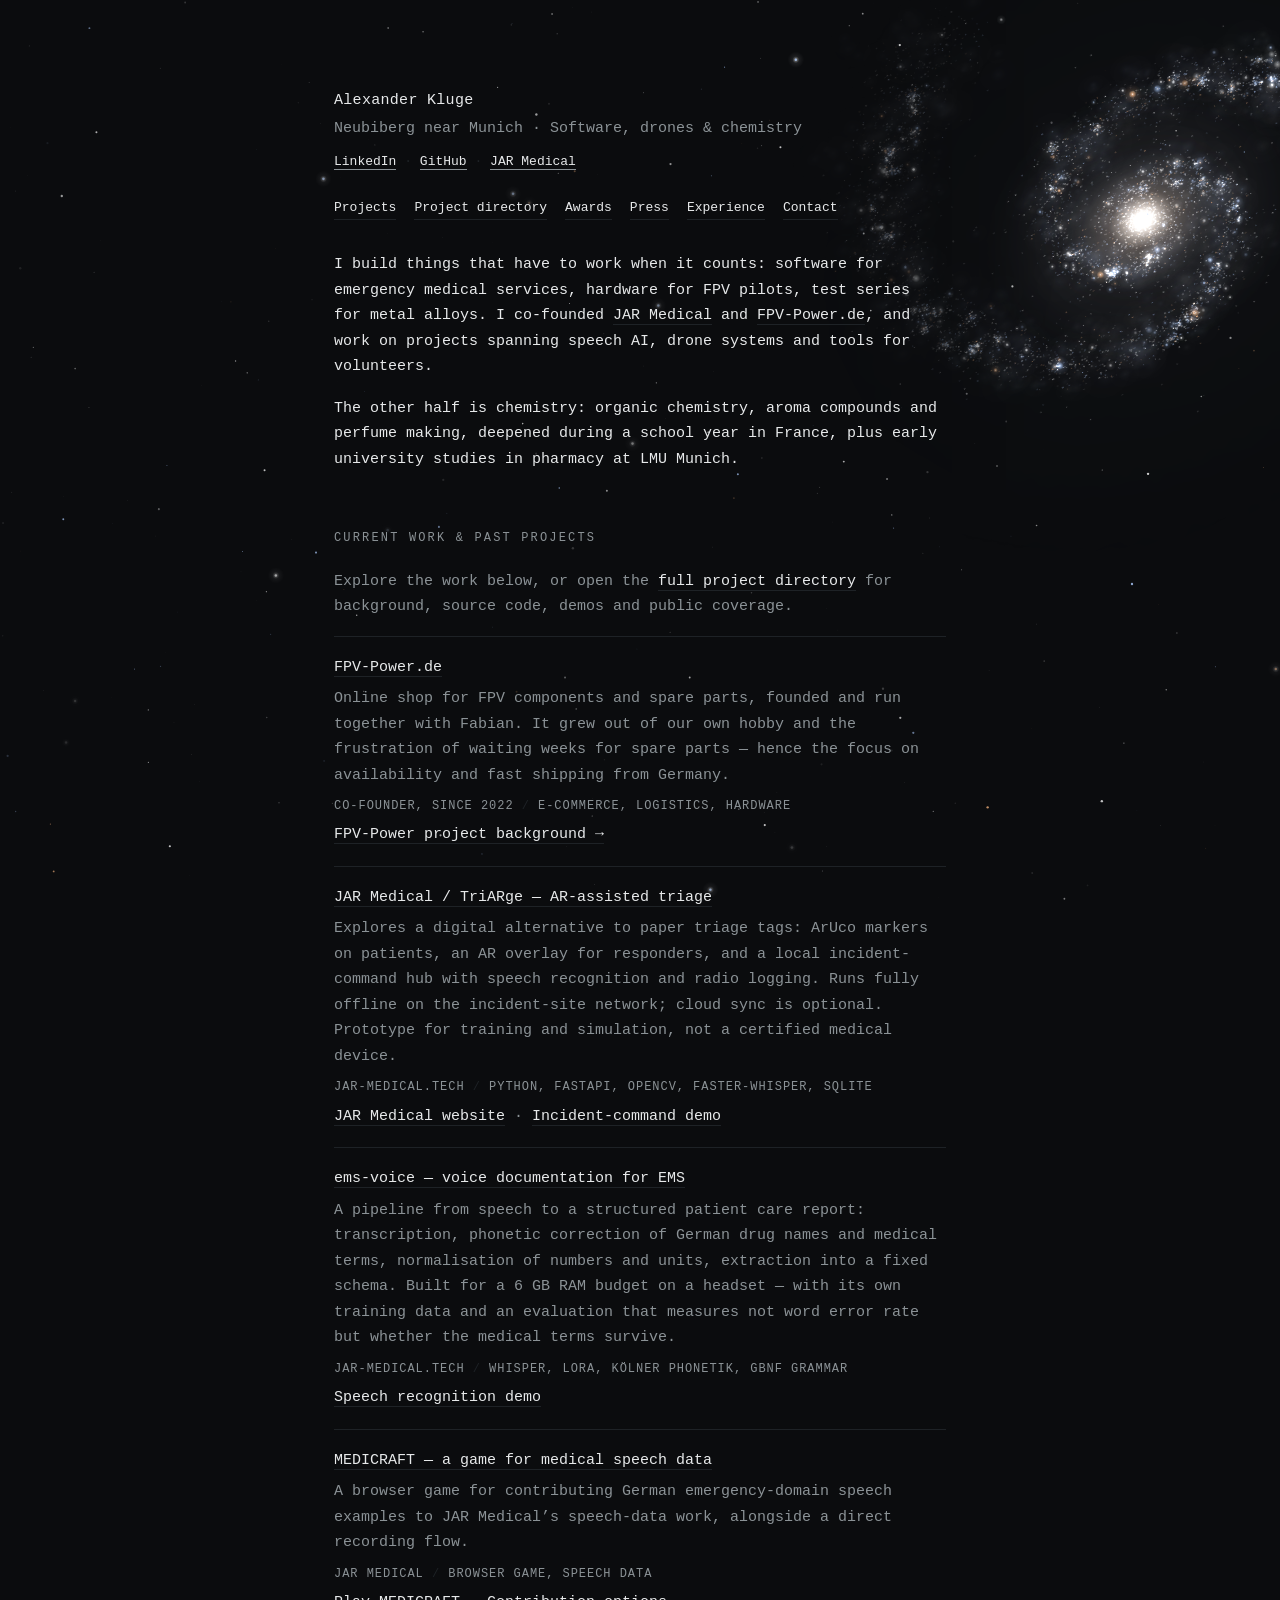
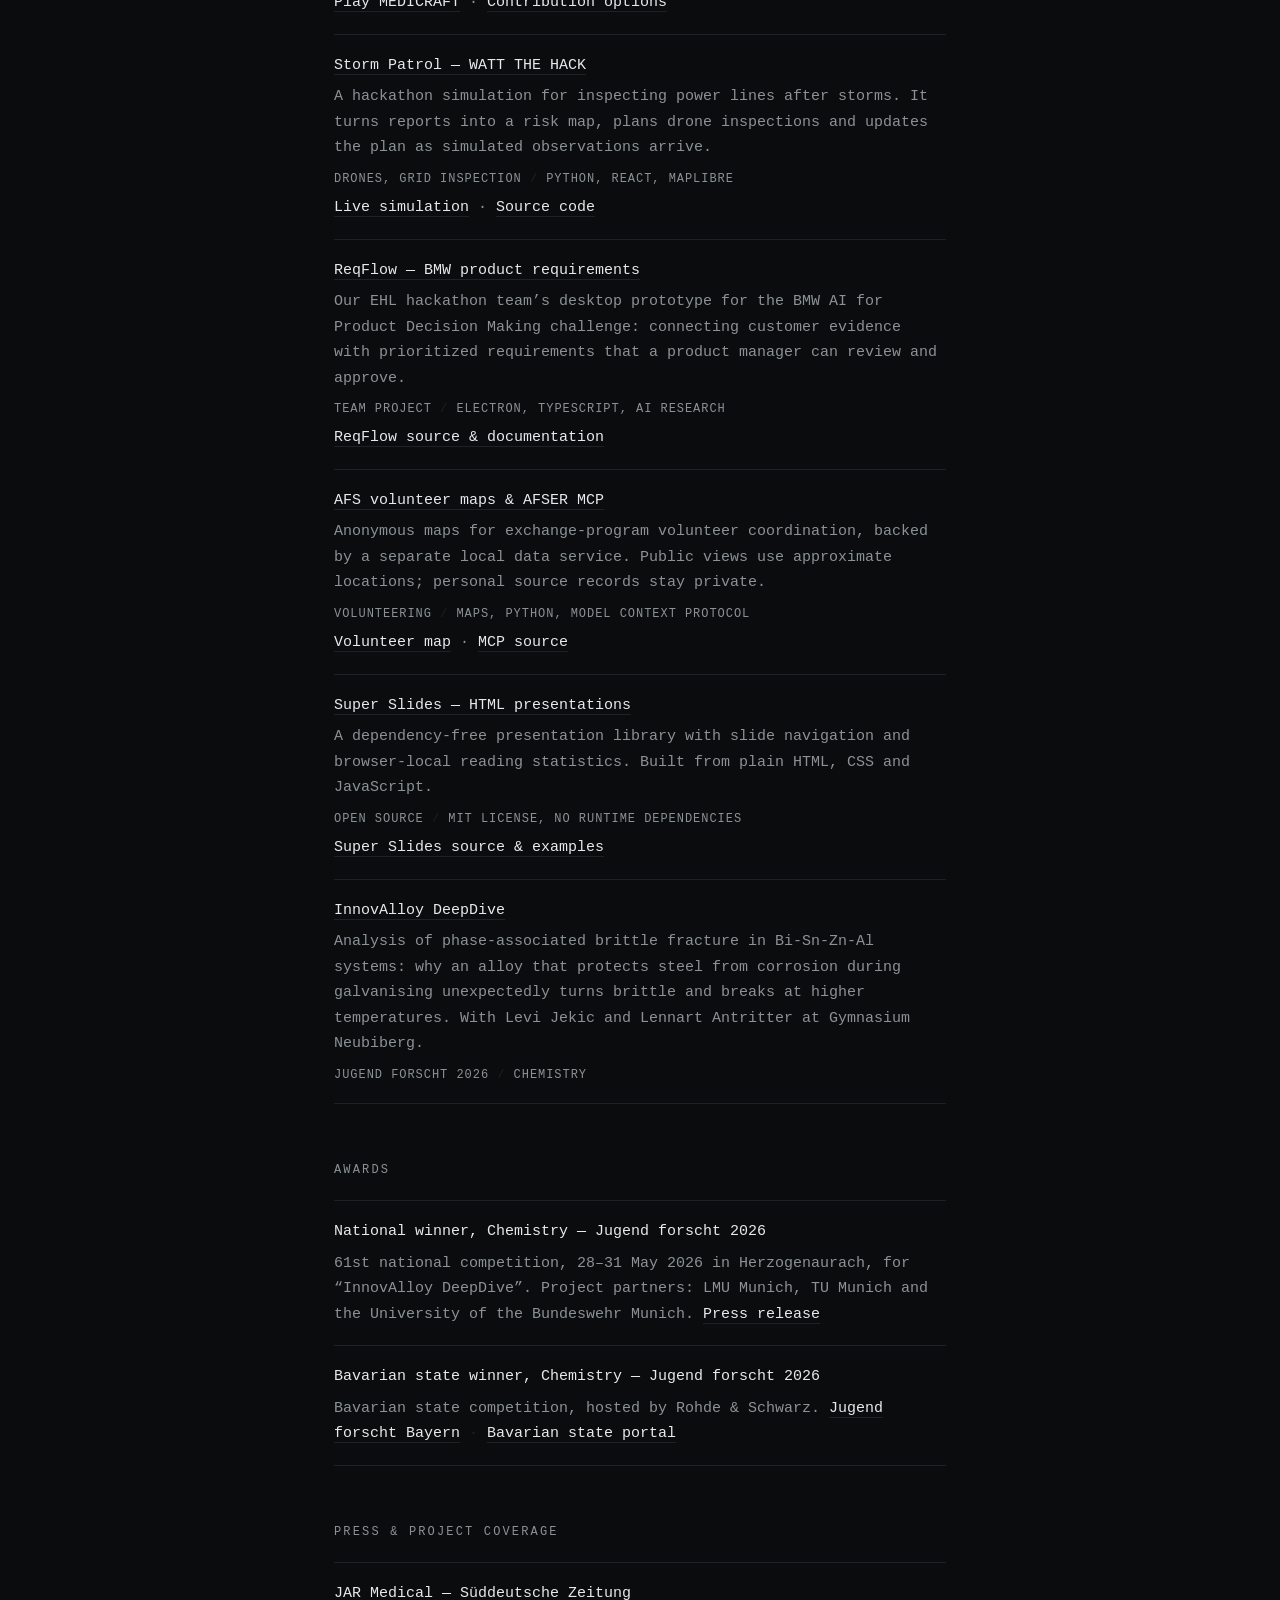
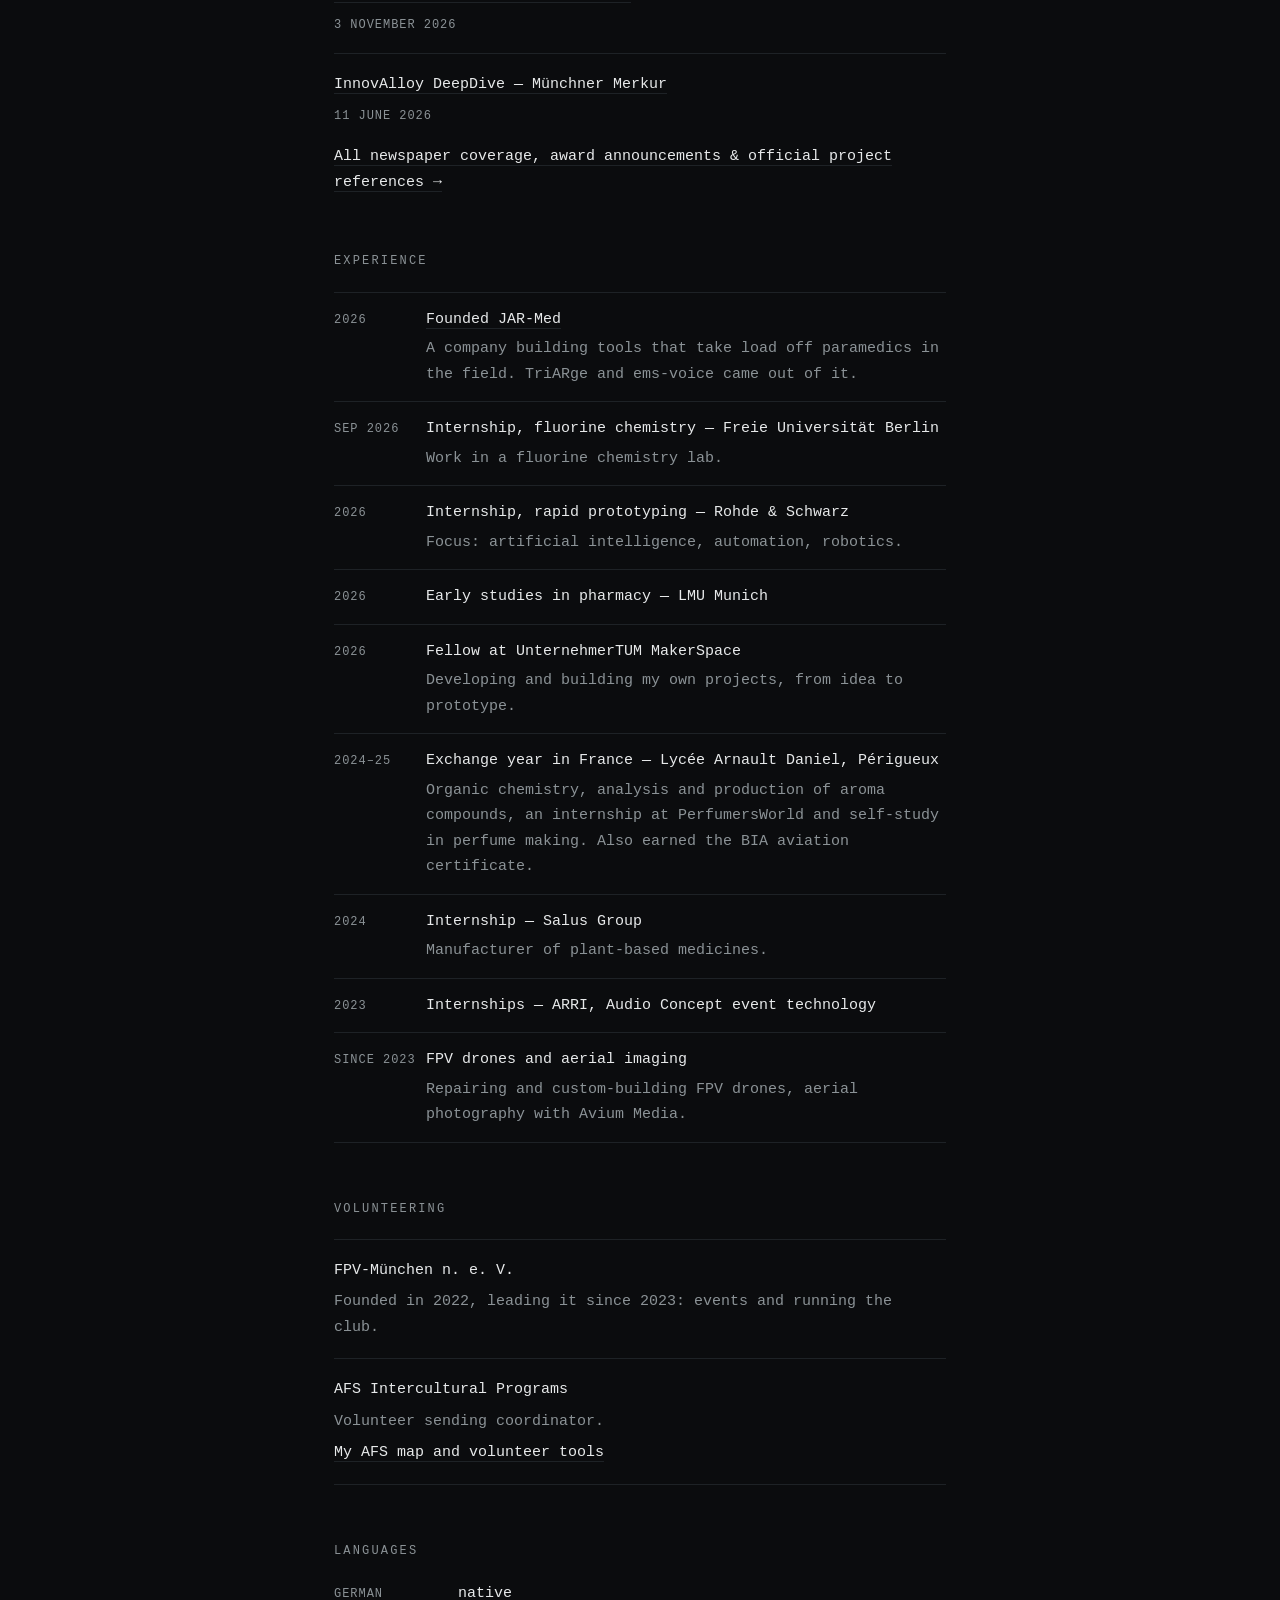
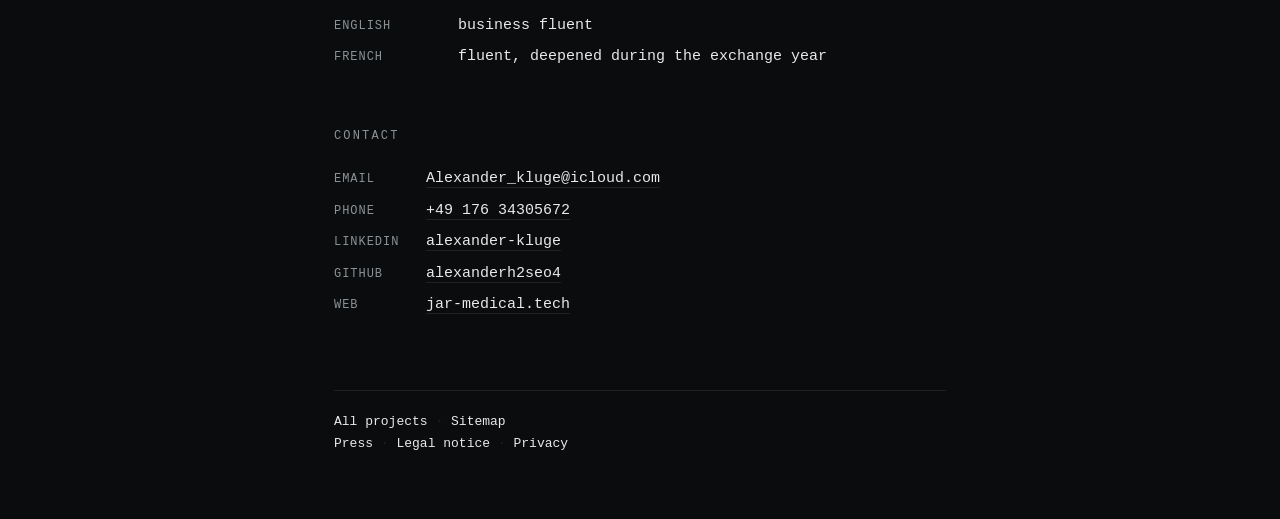
<file: index.html>
<!doctype html>
<html lang="en">
<head>
<meta charset="utf-8">
<meta name="viewport" content="width=device-width, initial-scale=1">
<title>Alexander Kluge — JAR Medical, Drones &amp; Chemistry</title>
<meta name="description" content="Alexander Kluge from Neubiberg near Munich: JAR Medical co-founder, software and drone projects, and Jugend forscht 2026 national winner in Chemistry.">
<meta name="author" content="Alexander Kluge">
<meta name="robots" content="index, follow, max-image-preview:large">
<meta name="theme-color" content="#0b0c0e">
<link rel="canonical" href="https://alexanderh2seo4.github.io/Aboutme/">
<meta property="og:type" content="website">
<meta property="og:site_name" content="Alexander Kluge">
<meta property="og:locale" content="en_GB">
<meta property="og:title" content="Alexander Kluge — JAR Medical, Drones &amp; Chemistry">
<meta property="og:description" content="Alexander Kluge from Neubiberg near Munich: JAR Medical co-founder, software and drone projects, and Jugend forscht 2026 national winner in Chemistry.">
<meta property="og:url" content="https://alexanderh2seo4.github.io/Aboutme/">
<meta property="og:image" content="https://alexanderh2seo4.github.io/Aboutme/assets/social-preview.png">
<meta property="og:image:width" content="1200">
<meta property="og:image:height" content="630">
<meta property="og:image:alt" content="Alexander Kluge — software, drones and chemistry projects">
<meta name="twitter:card" content="summary_large_image">
<meta name="twitter:title" content="Alexander Kluge — JAR Medical, Drones &amp; Chemistry">
<meta name="twitter:description" content="Alexander Kluge from Neubiberg near Munich: JAR Medical co-founder, software and drone projects, and Jugend forscht 2026 national winner in Chemistry.">
<meta name="twitter:image" content="https://alexanderh2seo4.github.io/Aboutme/assets/social-preview.png">
<meta name="twitter:image:alt" content="Alexander Kluge — software, drones and chemistry projects">
<link rel="icon" href="assets/favicon.svg" type="image/svg+xml">
<link rel="stylesheet" href="style.css?v=4">
<link rel="sitemap" type="application/xml" href="https://alexanderh2seo4.github.io/Aboutme/sitemap.xml">
<script type="application/ld+json">{"@context": "https://schema.org", "@graph": [{"@type": "WebSite", "@id": "https://alexanderh2seo4.github.io/Aboutme/#website", "url": "https://alexanderh2seo4.github.io/Aboutme/", "name": "Alexander Kluge", "inLanguage": "en", "publisher": {"@id": "https://alexanderh2seo4.github.io/Aboutme/#alexander-kluge"}}, {"@type": "ProfilePage", "@id": "https://alexanderh2seo4.github.io/Aboutme/#profile", "url": "https://alexanderh2seo4.github.io/Aboutme/", "name": "Alexander Kluge — Software, Drones & Chemistry", "inLanguage": "en", "dateModified": "2026-11-05", "isPartOf": {"@id": "https://alexanderh2seo4.github.io/Aboutme/#website"}, "mainEntity": {"@id": "https://alexanderh2seo4.github.io/Aboutme/#alexander-kluge"}}, {"@type": "Person", "@id": "https://alexanderh2seo4.github.io/Aboutme/#alexander-kluge", "name": "Alexander Kluge", "url": "https://alexanderh2seo4.github.io/Aboutme/", "description": "JAR Medical and FPV-Power co-founder based in Neubiberg near Munich, working on emergency software, drones and chemistry.", "homeLocation": {"@type": "Place", "name": "Neubiberg near Munich, Germany"}, "sameAs": ["https://github.com/alexanderh2seo4", "https://www.linkedin.com/in/alexander-kluge-98a1a1306/"], "knowsAbout": ["Emergency medical software", "Speech recognition", "Augmented reality", "FPV drones", "Chemistry", "Materials research"], "award": "Jugend forscht 2026 — National winner, Chemistry", "affiliation": {"@id": "https://jar-medical.tech/#organization"}}, {"@type": "Organization", "@id": "https://jar-medical.tech/#organization", "name": "JAR Medical", "alternateName": ["J.A.R. Medical", "JAR-Med"], "url": "https://jar-medical.tech/", "founder": {"@id": "https://alexanderh2seo4.github.io/Aboutme/#alexander-kluge"}}]}</script>
</head>
<body>
<canvas id="sky" aria-hidden="true"></canvas>
<a class="skip-link" href="#main">Skip to content</a>
<main class="wrap" id="main">
  <header>
    <h1>Alexander Kluge</h1>
    <p class="sub">Neubiberg near Munich &middot; Software, drones &amp; chemistry</p>
    <p class="links">
      <a href="https://www.linkedin.com/in/alexander-kluge-98a1a1306/" rel="me">LinkedIn</a>
      <span class="dot">·</span>
      <a href="https://github.com/alexanderh2seo4" rel="me">GitHub</a>
      <span class="dot">·</span>
      <a href="https://jar-medical.tech/">JAR Medical</a>
    </p>
    <nav class="section-nav" aria-label="Main navigation">
      <a href="#projects">Projects</a>
      <a href="projects/">Project directory</a>
      <a href="#awards">Awards</a>
      <a href="press/">Press</a>
      <a href="#experience">Experience</a>
      <a href="#contact">Contact</a>
    </nav>
  </header>

  <div class="intro">
    <p>I build things that have to work when it counts: software for emergency
    medical services, hardware for FPV pilots, test series for metal alloys.
    I co-founded <a href="projects/jar-medical/">JAR Medical</a> and
    <a href="projects/fpv-power/">FPV-Power.de</a>, and work on projects
    spanning speech AI, drone systems and tools for volunteers.</p>
    <p>The other half is chemistry: organic chemistry, aroma compounds and
    perfume making, deepened during a school year in France, plus early
    university studies in pharmacy at LMU Munich.</p>
  </div>

  <section id="projects">
    <h2>Current work &amp; past projects</h2>
    <p class="section-intro">Explore the work below, or open the <a href="projects/">full project directory</a>
    for background, source code, demos and public coverage.</p>

    <div class="item">
      <h3><a href="https://fpv-power.de">FPV-Power.de</a></h3>
      <p>Online shop for FPV components and spare parts, founded and run together
      with Fabian. It grew out of our own hobby and the frustration of waiting
      weeks for spare parts — hence the focus on availability and fast shipping
      from Germany.</p>
      <span class="meta">Co-founder, since 2022 <span class="dot">/</span> E-commerce, logistics, hardware</span>
      <p><a href="projects/fpv-power/">FPV-Power project background &rarr;</a></p>
    </div>

    <div class="item">
      <h3><a href="projects/jar-medical/">JAR Medical / TriARge — AR-assisted triage</a></h3>
      <p>Explores a digital alternative to paper triage tags: ArUco markers on
      patients, an AR overlay for responders, and a local incident-command hub with
      speech recognition and radio logging. Runs fully offline on the incident-site
      network; cloud sync is optional. Prototype for training and simulation, not a
      certified medical device.</p>
      <span class="meta">jar-medical.tech <span class="dot">/</span> Python, FastAPI, OpenCV, faster-whisper, SQLite</span>
      <p><a href="https://jar-medical.tech/">JAR Medical website</a> &middot;
      <a href="https://jar-medical.tech/demo/neubiberg/">Incident-command demo</a></p>
    </div>

    <div class="item">
      <h3><a href="projects/jar-medical/#ems-voice">ems-voice — voice documentation for EMS</a></h3>
      <p>A pipeline from speech to a structured patient care report: transcription,
      phonetic correction of German drug names and medical terms, normalisation of
      numbers and units, extraction into a fixed schema. Built for a 6 GB RAM budget
      on a headset — with its own training data and an evaluation that measures not
      word error rate but whether the medical terms survive.</p>
      <span class="meta">jar-medical.tech <span class="dot">/</span> Whisper, LoRA, Kölner Phonetik, GBNF grammar</span>
      <p><a href="https://jar-medical.tech/demo/asr/">Speech recognition demo</a></p>
    </div>

    <div class="item">
      <h3><a href="projects/jar-medical/#medicraft">MEDICRAFT — a game for medical speech data</a></h3>
      <p>A browser game for contributing German emergency-domain speech examples
      to JAR Medical’s speech-data work, alongside a direct recording flow.</p>
      <span class="meta">JAR Medical <span class="dot">/</span> Browser game, speech data</span>
      <p><a href="https://jar-medical.tech/demo/DataSet/">Play MEDICRAFT</a> &middot;
      <a href="https://jar-medical.tech/mitmachen.html">Contribution options</a></p>
    </div>

    <div class="item">
      <h3><a href="projects/storm-patrol/">Storm Patrol — WATT THE HACK</a></h3>
      <p>A hackathon simulation for inspecting power lines after storms. It turns
      reports into a risk map, plans drone inspections and updates the plan as
      simulated observations arrive.</p>
      <span class="meta">Drones, grid inspection <span class="dot">/</span> Python, React, MapLibre</span>
      <p><a href="https://alexanderh2seo4.github.io/WATT-THE-HACK/">Live simulation</a> &middot;
      <a href="https://github.com/alexanderh2seo4/WATT-THE-HACK">Source code</a></p>
    </div>

    <div class="item">
      <h3><a href="projects/reqflow/">ReqFlow — BMW product requirements</a></h3>
      <p>Our EHL hackathon team’s desktop prototype for the BMW AI for Product
      Decision Making challenge: connecting customer evidence with prioritized
      requirements that a product manager can review and approve.</p>
      <span class="meta">Team project <span class="dot">/</span> Electron, TypeScript, AI research</span>
      <p><a href="https://github.com/EHL-Team-Eichel/reqflow">ReqFlow source &amp; documentation</a></p>
    </div>

    <div class="item">
      <h3><a href="projects/afs-tools/">AFS volunteer maps &amp; AFSER MCP</a></h3>
      <p>Anonymous maps for exchange-program volunteer coordination, backed by
      a separate local data service. Public views use approximate locations;
      personal source records stay private.</p>
      <span class="meta">Volunteering <span class="dot">/</span> Maps, Python, Model Context Protocol</span>
      <p><a href="https://alexanderh2seo4.github.io/AFS/">Volunteer map</a> &middot;
      <a href="https://github.com/alexanderh2seo4/afser-mcp">MCP source</a></p>
    </div>

    <div class="item">
      <h3><a href="projects/super-slides/">Super Slides — HTML presentations</a></h3>
      <p>A dependency-free presentation library with slide navigation and
      browser-local reading statistics. Built from plain HTML, CSS and JavaScript.</p>
      <span class="meta">Open source <span class="dot">/</span> MIT license, no runtime dependencies</span>
      <p><a href="https://github.com/alexanderh2seo4/SuperSlides-">Super Slides source &amp; examples</a></p>
    </div>

    <div class="item">
      <h3><a href="projects/innovalloy-deepdive/">InnovAlloy DeepDive</a></h3>
      <p>Analysis of phase-associated brittle fracture in Bi-Sn-Zn-Al systems: why an
      alloy that protects steel from corrosion during galvanising unexpectedly turns
      brittle and breaks at higher temperatures. With Levi Jekic and Lennart
      Antritter at Gymnasium Neubiberg.</p>
      <span class="meta">Jugend forscht 2026 <span class="dot">/</span> Chemistry</span>
    </div>
  </section>

  <section id="awards">
    <h2>Awards</h2>

    <div class="item">
      <h3>National winner, Chemistry — Jugend forscht 2026</h3>
      <p>61st national competition, 28–31 May 2026 in Herzogenaurach, for
      “InnovAlloy DeepDive”. Project partners: LMU Munich, TU Munich and the
      University of the Bundeswehr Munich.
      <a href="https://www.km.bayern.de/meldung/sensationeller-erfolg-bayerischer-schuelerinnen-und-schueler-beim-bundesfinale-von-jugend-forscht">Press release</a></p>
    </div>

    <div class="item">
      <h3>Bavarian state winner, Chemistry — Jugend forscht 2026</h3>
      <p>Bavarian state competition, hosted by Rohde &amp; Schwarz.
      <a href="https://www.jugend-forscht-bayern.de/aktuelles-allgemeines/detail/jugend-forscht-erfolgreich-mit-algen-galaxien-und-seilbahn/">Jugend forscht Bayern</a>
      <span class="dot">·</span>
      <a href="https://www.bayern.de/wissenschaft-mit-wow-effekt-schuelerinnen-und-schueler-beeindrucken-beim-landesfinale-von-jugend-forscht/">Bavarian state portal</a></p>
    </div>
  </section>

  <section id="press">
    <h2>Press &amp; project coverage</h2>
    <div class="item">
      <h3><a href="https://www.sueddeutsche.de/muenchen/landkreismuenchen/neubiberg-putzbrunn-kuenstliche-intelligenz-katastrophenschutz-bundeswettbewerb-li.3570070">JAR Medical — Süddeutsche Zeitung</a></h3>
      <span class="meta">3 November 2026</span>
    </div>
    <div class="item">
      <h3><a href="https://www.merkur.de/lokales/muenchen-lk/neubiberg-ort29121/neubiberger-gymnasiasten-holen-bundessieg-bei-jugend-forscht-94345123.html">InnovAlloy DeepDive — Münchner Merkur</a></h3>
      <span class="meta">11 June 2026</span>
    </div>
    <p class="section-intro"><a href="press/">All newspaper coverage, award announcements &amp; official project references &rarr;</a></p>
  </section>

  <section id="experience">
    <h2>Experience</h2>

    <div class="cv">
      <span class="when">2026</span>
      <div>
        <h3><a href="https://jar-medical.tech">Founded JAR-Med</a></h3>
        <p>A company building tools that take load off paramedics in the field.
        TriARge and ems-voice came out of it.</p>
      </div>
    </div>

    <div class="cv">
      <span class="when">Sep 2026</span>
      <div>
        <h3>Internship, fluorine chemistry — Freie Universität Berlin</h3>
        <p>Work in a fluorine chemistry lab.</p>
      </div>
    </div>

    <div class="cv">
      <span class="when">2026</span>
      <div>
        <h3>Internship, rapid prototyping — Rohde &amp; Schwarz</h3>
        <p>Focus: artificial intelligence, automation, robotics.</p>
      </div>
    </div>

    <div class="cv">
      <span class="when">2026</span>
      <div>
        <h3>Early studies in pharmacy — LMU Munich</h3>
      </div>
    </div>

    <div class="cv">
      <span class="when">2026</span>
      <div>
        <h3>Fellow at UnternehmerTUM MakerSpace</h3>
        <p>Developing and building my own projects, from idea to prototype.</p>
      </div>
    </div>

    <div class="cv">
      <span class="when">2024–25</span>
      <div>
        <h3>Exchange year in France — Lycée Arnault Daniel, Périgueux</h3>
        <p>Organic chemistry, analysis and production of aroma compounds, an
        internship at PerfumersWorld and self-study in perfume making. Also earned
        the BIA aviation certificate.</p>
      </div>
    </div>

    <div class="cv">
      <span class="when">2024</span>
      <div>
        <h3>Internship — Salus Group</h3>
        <p>Manufacturer of plant-based medicines.</p>
      </div>
    </div>

    <div class="cv">
      <span class="when">2023</span>
      <div>
        <h3>Internships — ARRI, Audio Concept event technology</h3>
      </div>
    </div>

    <div class="cv">
      <span class="when">since 2023</span>
      <div>
        <h3>FPV drones and aerial imaging</h3>
        <p>Repairing and custom-building FPV drones, aerial photography with
        Avium Media.</p>
      </div>
    </div>
  </section>

  <section id="volunteering">
    <h2>Volunteering</h2>

    <div class="item">
      <h3>FPV-München n. e. V.</h3>
      <p>Founded in 2022, leading it since 2023: events and running the club.</p>
    </div>

    <div class="item">
      <h3>AFS Intercultural Programs</h3>
      <p>Volunteer sending coordinator.</p>
      <p><a href="projects/afs-tools/">My AFS map and volunteer tools</a></p>
    </div>
  </section>

  <section id="languages">
    <h2>Languages</h2>
    <dl class="contact lang">
      <dt>German</dt>
      <dd>native</dd>
      <dt>English</dt>
      <dd>business fluent</dd>
      <dt>French</dt>
      <dd>fluent, deepened during the exchange year</dd>
    </dl>
  </section>

  <section id="contact">
    <h2>Contact</h2>
    <dl class="contact">
      <dt>Email</dt>
      <dd><a href="mailto:Alexander_kluge@icloud.com">Alexander_kluge@icloud.com</a></dd>
      <dt>Phone</dt>
      <dd><a href="tel:+4917634305672">+49 176 34305672</a></dd>
      <dt>LinkedIn</dt>
      <dd><a href="https://www.linkedin.com/in/alexander-kluge-98a1a1306/">alexander-kluge</a></dd>
      <dt>GitHub</dt>
      <dd><a href="https://github.com/alexanderh2seo4">alexanderh2seo4</a></dd>
      <dt>Web</dt>
      <dd><a href="https://jar-medical.tech">jar-medical.tech</a></dd>
    </dl>
  </section>

  <footer>
    <a href="projects/">All projects</a>
    <span class="dot">·</span>
    <a href="sitemap.xml">Sitemap</a><br>
    <a href="press/">Press</a>
    <span class="dot">·</span>
    <a href="impressum.html">Legal notice</a>
    <span class="dot">·</span>
    <a href="datenschutz.html">Privacy</a>
  </footer>

</main>
<script src="stars.js?v=3" defer></script>
</body>
</html>
</file>
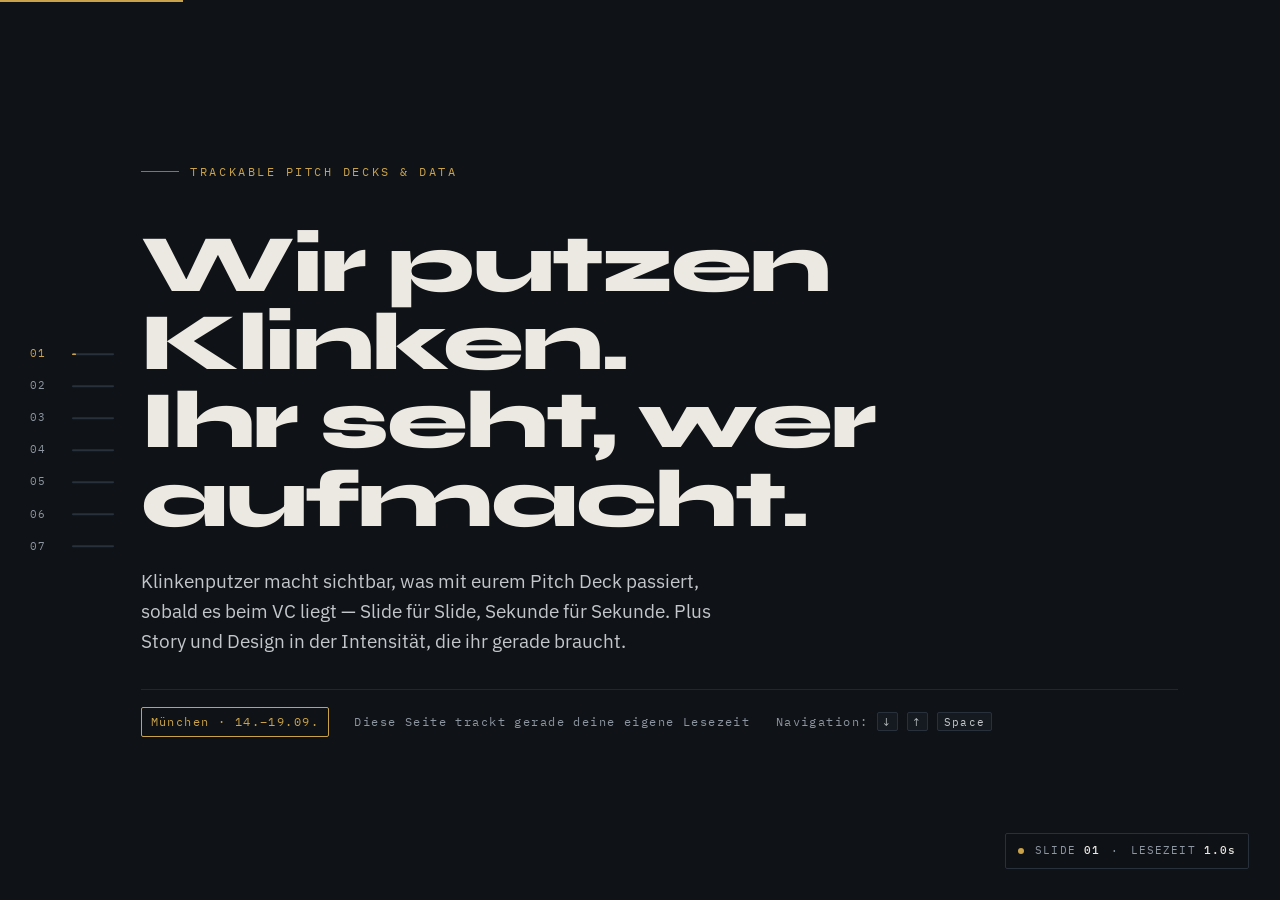
<file: klinkenputzer/index.html>
<!doctype html>
<html lang="de">
<head>
  <meta charset="utf-8">
  <meta name="viewport" content="width=device-width, initial-scale=1">
  <meta name="description" content="Klinkenputzer — Trackable Pitch Decks & Data. Live Deck-Analytics, Story & Design on demand, Auslieferung in rund 10 Tagen.">
  <meta name="color-scheme" content="dark">
  <!-- Solange die Kontaktdaten auf Slide 7 noch Platzhalter sind: nicht indexieren.
       Diese eine Zeile in build.py loeschen, sobald LinkedIn und Terminlink stehen. -->
  <meta name="robots" content="noindex, follow">
  <meta property="og:type" content="website">
  <meta property="og:title" content="Klinkenputzer — Trackable Pitch Decks & Data">
  <meta property="og:description" content="Klinkenputzer — Trackable Pitch Decks & Data. Live Deck-Analytics, Story & Design on demand, Auslieferung in rund 10 Tagen.">
  <meta name="twitter:card" content="summary_large_image">
  <title>Klinkenputzer</title>
  <link rel="preconnect" href="https://fonts.googleapis.com">
  <link rel="preconnect" href="https://fonts.gstatic.com" crossorigin>
  <link rel="stylesheet" href="https://fonts.googleapis.com/css2?family=Syne:wght@600;700;800&family=IBM+Plex+Sans:wght@400;500;600&family=IBM+Plex+Mono:wght@400;500&display=swap">
</head>
<body>
<style>
:root{
  color-scheme: dark;
  --ink:#0F1216;
  --ink-2:#151A20;
  --ink-3:#1B222A;
  --line:#28313B;
  --line-soft:#1F272F;
  --paper:#ECE9E2;
  --paper-2:#C3C7CC;
  --paper-dim:#8D96A1;
  --brass:#C9A24A;
  --brass-2:#E0BE6B;
  --brass-soft:rgba(201,162,74,.14);
  --drop:#C4593F;
  --display:"Syne","Trebuchet MS",sans-serif;
  --body:"IBM Plex Sans","Helvetica Neue",Arial,sans-serif;
  --mono:"IBM Plex Mono",ui-monospace,"SF Mono",Menlo,monospace;
  --rail:clamp(1.25rem,6vw,7rem);
}
*{box-sizing:border-box}
body{
  margin:0;
  background:var(--ink);
  color:var(--paper);
  font-family:var(--body);
  font-size:16px;
  line-height:1.6;
  -webkit-font-smoothing:antialiased;
}
::selection{background:var(--brass);color:#12151A}

/* ---------- deck shell ---------- */
.deck{
  height:100svh;
  overflow-y:auto;
  overflow-x:hidden;
  scroll-snap-type:y mandatory;
  scroll-behavior:smooth;
  scrollbar-width:none;
}
.deck::-webkit-scrollbar{display:none}
.slide{
  position:relative;
  min-height:100svh;
  scroll-snap-align:start;
  display:grid;
  align-content:center;
  gap:clamp(1.5rem,3vh,2.5rem);
  padding:clamp(4.5rem,9vh,6rem) var(--rail) clamp(4.5rem,9vh,6rem);
  border-top:1px solid var(--line-soft);
}
#s1{border-top:none}
@media (min-width:900px){
  .slide{padding-left:clamp(7rem,11vw,11rem);padding-right:clamp(4rem,8vw,9rem)}
}
.wrap{width:100%;max-width:1180px;margin:0 auto}

/* ---------- type ---------- */
.eyebrow{
  font-family:var(--mono);
  font-size:.72rem;
  letter-spacing:.22em;
  text-transform:uppercase;
  color:var(--brass);
  margin:0 0 1.1rem;
  display:flex;align-items:center;gap:.7rem;flex-wrap:wrap;
}
.eyebrow::before{
  content:"";width:clamp(18px,3vw,44px);height:1px;background:var(--brass);opacity:.7;flex:none;
}
h1{
  font-family:var(--display);
  font-weight:800;
  font-size:clamp(2.4rem,6.6vw,5.1rem);
  line-height:.96;
  letter-spacing:-.025em;
  margin:0;
  text-wrap:balance;
}
h2{
  font-family:var(--display);
  font-weight:700;
  font-size:clamp(1.9rem,4.6vw,3.3rem);
  line-height:1.02;
  letter-spacing:-.02em;
  margin:0;
  text-wrap:balance;
}
h3{
  font-family:var(--display);
  font-weight:600;
  font-size:1.06rem;
  letter-spacing:-.01em;
  margin:0;
}
.lead{
  font-size:clamp(1.02rem,1.5vw,1.22rem);
  line-height:1.55;
  color:var(--paper-2);
  max-width:62ch;
  margin:0;
}
.small{font-size:.92rem;color:var(--paper-dim);max-width:60ch;margin:0}
strong{color:var(--paper);font-weight:600}
em{font-style:normal;color:var(--brass-2)}

/* ---------- rail + hud ---------- */
.railnav{
  position:fixed;left:clamp(1rem,2.2vw,2.1rem);top:50%;transform:translateY(-50%);
  display:none;flex-direction:column;gap:.55rem;z-index:20;
}
@media (min-width:900px){.railnav{display:flex}}
.railnav button{
  all:unset;cursor:pointer;display:grid;grid-template-columns:2.1rem 1fr;align-items:center;
  gap:.55rem;padding:.2rem .1rem;color:var(--paper-dim);
  font-family:var(--mono);font-size:.66rem;letter-spacing:.14em;
}
.railnav button:hover{color:var(--paper-2)}
.railnav button[aria-current="true"]{color:var(--brass)}
.railnav .tick{
  position:relative;height:2px;width:2.6rem;background:var(--line);overflow:hidden;border-radius:1px;
}
.railnav .tick i{
  position:absolute;inset:0 auto 0 0;width:0%;background:var(--brass);display:block;border-radius:1px;
}
.railnav button:focus-visible{outline:1px solid var(--brass);outline-offset:3px}

.hud{
  position:fixed;right:clamp(1rem,2.4vw,2.2rem);bottom:clamp(1rem,2.4vw,2rem);z-index:20;
  display:flex;align-items:center;gap:.7rem;
  padding:.5rem .75rem;border:1px solid var(--line);background:rgba(15,18,22,.82);
  backdrop-filter:blur(8px);border-radius:2px;
  font-family:var(--mono);font-size:.7rem;letter-spacing:.1em;color:var(--paper-dim);
}
.dot{width:6px;height:6px;border-radius:50%;background:var(--brass);flex:none;animation:pulse 2.4s ease-in-out infinite}
@keyframes pulse{0%,100%{opacity:1}50%{opacity:.25}}
.hud b{color:var(--paper);font-weight:500}
.progress{position:fixed;top:0;left:0;right:0;height:2px;background:transparent;z-index:25}
.progress i{display:block;height:100%;width:0;background:var(--brass)}

/* ---------- plates (Klingelschild motif) ---------- */
.plate{
  position:relative;border:1px solid var(--line);background:linear-gradient(180deg,var(--ink-2),var(--ink));
  border-radius:2px;padding:1.1rem 1.15rem;
}
.plate::before,.plate::after{
  content:"";position:absolute;width:3px;height:3px;border-radius:50%;
  background:var(--line);top:.5rem;
}
.plate::before{left:.5rem}
.plate::after{right:.5rem}

/* ---------- slide 1 ---------- */
.hero{display:grid;gap:clamp(1.4rem,3vh,2.2rem)}
.hero .lead{max-width:56ch}
.herometa{
  display:flex;flex-wrap:wrap;gap:.6rem 1.6rem;align-items:center;
  font-family:var(--mono);font-size:.74rem;letter-spacing:.12em;color:var(--paper-dim);
  border-top:1px solid var(--line-soft);padding-top:1.1rem;margin-top:.4rem;
}
.herometa span.badge{color:var(--brass);border:1px solid var(--brass);padding:.28rem .55rem;border-radius:2px}
kbd{
  font-family:var(--mono);font-size:.7rem;border:1px solid var(--line);border-radius:2px;
  padding:.1rem .35rem;color:var(--paper-2);background:var(--ink-2);
}

/* ---------- slide 2 ---------- */
.doorbells{display:grid;gap:.55rem;max-width:720px}
.bell{
  display:grid;grid-template-columns:1fr auto;align-items:center;gap:1rem;
  padding:.95rem 1.1rem;
}
.bell p{margin:0;font-size:clamp(.98rem,1.5vw,1.1rem);color:var(--paper-2)}
.bell .q{font-family:var(--mono);color:var(--drop);font-size:.85rem;letter-spacing:.1em}
.twocol{display:grid;gap:clamp(1.6rem,4vw,3.2rem);grid-template-columns:1fr}
@media (min-width:900px){.twocol{grid-template-columns:minmax(0,1fr) minmax(0,1fr);align-items:center}}

/* ---------- analytics panel ---------- */
.panel{
  border:1px solid var(--line);background:var(--ink-2);border-radius:3px;overflow:hidden;
  align-self:start;
}
.panel header{
  display:flex;align-items:center;justify-content:space-between;gap:1rem;
  padding:.7rem .95rem;border-bottom:1px solid var(--line);background:var(--ink-3);
  font-family:var(--mono);font-size:.68rem;letter-spacing:.14em;text-transform:uppercase;color:var(--paper-dim);
}
.panel header .live{display:flex;align-items:center;gap:.45rem;color:var(--brass)}
.rows{display:grid;gap:.5rem;padding:.95rem}
.row{
  display:grid;
  grid-template-columns:2.1rem minmax(5.5rem,8.5rem) minmax(0,1fr) 3.3rem;
  gap:.6rem;align-items:center;
}
.row .idx{font-family:var(--mono);font-size:.68rem;color:var(--paper-dim);letter-spacing:.1em}
.row .name{
  font-size:.8rem;color:var(--paper-2);white-space:nowrap;overflow:hidden;text-overflow:ellipsis;
}
.row .track{position:relative;height:8px;background:var(--line-soft);border-radius:2px;overflow:hidden}
.row .track i{
  position:absolute;left:0;top:0;bottom:0;width:0%;
  background:var(--brass);border-radius:0 4px 4px 0;transition:width .45s ease;
}
.row .val{
  font-family:var(--mono);font-size:.78rem;text-align:right;color:var(--paper);
  font-variant-numeric:tabular-nums;
}
.row[data-active="true"] .idx,.row[data-active="true"] .val,.row[data-active="true"] .name{color:var(--brass)}
.panel footer{
  padding:.7rem .95rem;border-top:1px solid var(--line);
  font-family:var(--mono);font-size:.68rem;color:var(--paper-dim);letter-spacing:.06em;
}
.featlist{display:grid;gap:1.1rem;margin:0;padding:0;list-style:none;max-width:52ch}
.featlist li{display:grid;gap:.3rem;padding-left:1.15rem;position:relative}
.featlist li::before{
  content:"";position:absolute;left:0;top:.62em;width:5px;height:5px;background:var(--brass);border-radius:50%;
}
.featlist p{margin:0;color:var(--paper-dim);font-size:.95rem}

/* ---------- slide 4: intensity ---------- */
.scale{display:grid;gap:0;border:1px solid var(--line);border-radius:3px;overflow:hidden}
@media (min-width:820px){.scale{grid-template-columns:repeat(3,1fr)}}
.step{padding:1.5rem 1.35rem;display:grid;gap:.55rem;align-content:start;background:var(--ink-2);border-top:1px solid var(--line)}
@media (min-width:820px){.step{border-top:none;border-left:1px solid var(--line)}.step:first-child{border-left:none}}
.step:first-child{border-top:none}
.step .meter{display:flex;gap:3px;margin-bottom:.35rem}
.step .meter s{display:block;width:16px;height:4px;background:var(--line);border-radius:1px;text-decoration:none}
.step .meter s.on{background:var(--brass)}
.step p{margin:0;font-size:.95rem;color:var(--paper-dim)}
.step .tag{font-family:var(--mono);font-size:.66rem;letter-spacing:.16em;text-transform:uppercase;color:var(--paper-dim)}

/* ---------- slide 5: sprint ---------- */
.sprint{display:grid;gap:1px;background:var(--line);border:1px solid var(--line);border-radius:3px;overflow:hidden}
@media (min-width:820px){.sprint{grid-template-columns:repeat(4,1fr)}}
.day{background:var(--ink-2);padding:1.4rem 1.25rem;display:grid;gap:.5rem;align-content:start}
.day .num{font-family:var(--display);font-weight:700;font-size:1.65rem;color:var(--brass);line-height:1}
.day .num small{font-family:var(--mono);font-size:.62rem;letter-spacing:.16em;color:var(--paper-dim);display:block;margin-bottom:.4rem;font-weight:400}
.day p{margin:0;font-size:.93rem;color:var(--paper-dim)}

/* ---------- slide 6: deals ---------- */
.deals{display:grid;gap:.7rem}
@media (min-width:760px){.deals{grid-template-columns:repeat(2,1fr)}}
@media (min-width:1100px){.deals{grid-template-columns:repeat(4,1fr)}}
.deal{display:grid;gap:.45rem;align-content:start;min-height:9.5rem}
.deal .name{font-family:var(--display);font-weight:700;font-size:1.28rem;letter-spacing:-.01em}
.deal p{margin:0;font-size:.9rem;color:var(--paper-dim)}
.deal .stage{font-family:var(--mono);font-size:.63rem;letter-spacing:.16em;text-transform:uppercase;color:var(--brass);margin-top:.1rem}

/* ---------- slide 7 ---------- */
.closing{display:grid;gap:clamp(1.6rem,4vw,3rem);grid-template-columns:1fr}
@media (min-width:960px){.closing{grid-template-columns:minmax(0,1.05fr) minmax(0,.95fr)}}
.contact{display:grid;gap:.55rem;margin-top:.4rem}
.contact a,.contact span.ph{
  font-family:var(--mono);font-size:.85rem;letter-spacing:.04em;color:var(--paper-2);
  border-bottom:1px dashed var(--line);padding-bottom:.35rem;text-decoration:none;
  display:flex;gap:.75rem;align-items:baseline;
}
.contact a:hover{color:var(--brass);border-color:var(--brass)}
.contact .k{color:var(--paper-dim);min-width:6.5rem;display:inline-block}
.contact .ph em{color:var(--brass);font-style:normal}
.report .headline{
  font-family:var(--display);font-weight:700;font-size:1.05rem;margin:0 0 .2rem;
}
.summary{
  display:grid;gap:.35rem;padding:.95rem;border-top:1px solid var(--line);
  font-family:var(--mono);font-size:.72rem;letter-spacing:.06em;color:var(--paper-dim);
}
.summary b{color:var(--brass);font-weight:500}
.footnote{
  font-family:var(--mono);font-size:.66rem;letter-spacing:.08em;color:var(--paper-dim);
  border-top:1px solid var(--line-soft);padding-top:1rem;margin:0;
}
@media (max-width:899px){
  .deck{scroll-snap-type:y proximity}
  .slide{padding-bottom:5.5rem}
  .hud{font-size:.64rem;padding:.42rem .6rem;gap:.5rem}
}
@media (prefers-reduced-motion:reduce){
  *{animation:none!important;transition:none!important}
  .deck{scroll-behavior:auto}
}
</style>

<div class="progress"><i id="prog"></i></div>

<nav class="railnav" id="rail" aria-label="Slides"></nav>

<div class="hud" role="status" aria-live="off">
  <span class="dot" aria-hidden="true"></span>
  <span>SLIDE <b id="hudslide">01</b></span>
  <span>·</span>
  <span>LESEZEIT <b id="hudtime">0.0s</b></span>
</div>

<main class="deck" id="deck">

  <!-- 1 -->
  <section class="slide" id="s1" data-name="Titel">
    <div class="wrap hero">
      <p class="eyebrow">Trackable Pitch Decks &amp; Data</p>
      <h1>Wir putzen Klinken.<br>Ihr seht, wer aufmacht.</h1>
      <p class="lead">Klinkenputzer macht sichtbar, was mit eurem Pitch Deck passiert, sobald es beim VC liegt — Slide für Slide, Sekunde für Sekunde. Plus Story und Design in der Intensität, die ihr gerade braucht.</p>
      <div class="herometa">
        <span class="badge">München · 14.–19.09.</span>
        <span>Diese Seite trackt gerade deine eigene Lesezeit</span>
        <span>Navigation: <kbd>↓</kbd> <kbd>↑</kbd> <kbd>Space</kbd></span>
      </div>
    </div>
  </section>

  <!-- 2 -->
  <section class="slide" id="s2" data-name="Blindflug">
    <div class="wrap twocol">
      <div style="display:grid;gap:1.4rem">
        <p class="eyebrow">Das Problem</p>
        <h2>Deck raus.<br>Funkstille.</h2>
        <p class="lead">Zwischen „Deck ist raus“ und „Wir melden uns“ liegt der teuerste blinde Fleck im Fundraising. Ihr optimiert ein Dokument, dessen Wirkung ihr nie zu sehen bekommt — und ratet euch durch die nächste Version.</p>
      </div>
      <div class="doorbells">
        <div class="plate bell"><p>Wurde das Deck überhaupt geöffnet?</p><span class="q">?</span></div>
        <div class="plate bell"><p>Welche Slide hat sie verloren?</p><span class="q">?</span></div>
        <div class="plate bell"><p>War es das Problem, die Traction oder das Team?</p><span class="q">?</span></div>
        <div class="plate bell"><p>Weitergeleitet ans Partner-Meeting — oder tot im Postfach?</p><span class="q">?</span></div>
      </div>
    </div>
  </section>

  <!-- 3 -->
  <section class="slide" id="s3" data-name="Deck-Analytics">
    <div class="wrap twocol">
      <div style="display:grid;gap:1.4rem">
        <p class="eyebrow">Unser Hauptfokus</p>
        <h2>Live Deck-Analytics</h2>
        <ul class="featlist">
          <li><h3>Wer öffnet</h3><p>Ihr seht, wann euer Deck geöffnet wird und wie oft jemand zurückkommt.</p></li>
          <li><h3>Welche Slide wie lange</h3><p>Verweildauer pro Slide in Sekunden — die Slide, die verkauft, und die, die bremst.</p></li>
          <li><h3>Wo abgesprungen wird</h3><p>Der exakte Absprungpunkt. Ihr wisst, wo die Story reißt, bevor ihr das nächste Deck rausschickt.</p></li>
          <li><h3>Live bei euch</h3><p>Direkt ins Postfach und ins Dashboard — nicht erst im Wochenreport.</p></li>
        </ul>
      </div>
      <div class="panel report">
        <header>
          <span>Deine Session</span>
          <span class="live"><span class="dot" aria-hidden="true"></span>LIVE</span>
        </header>
        <div class="rows" id="rows-live"></div>
        <footer>Genau dieser Report läuft bei eurem Deck mit — nur eben über eure Investoren. Diese Demo misst nur dich, lokal im Browser, und sendet nichts.</footer>
      </div>
    </div>
  </section>

  <!-- 4 -->
  <section class="slide" id="s4" data-name="Strategy &amp; Visuals">
    <div class="wrap" style="display:grid;gap:clamp(1.6rem,3.5vh,2.4rem)">
      <div style="display:grid;gap:1.1rem;max-width:70ch">
        <p class="eyebrow">Full Strategy &amp; Visuals — on demand</p>
        <h2>Ihr wählt die Intensität, nicht das Paket.</h2>
        <p class="lead">Manche brauchen zwei Stunden Sparring an der Storyline. Andere ein komplettes High-End-Redesign. Wir steigen genau da ein, wo euer Deck gerade steht.</p>
      </div>
      <div class="scale">
        <div class="step">
          <div class="meter" aria-hidden="true"><s class="on"></s><s></s><s></s><s></s><s></s></div>
          <span class="tag">Leicht</span>
          <h3>Storyline-Sparring</h3>
          <p>Wir gehen euer Deck Slide für Slide durch: Reihenfolge, Argumentationskette, die Stellen, an denen ein VC aussteigt.</p>
        </div>
        <div class="step">
          <div class="meter" aria-hidden="true"><s class="on"></s><s class="on"></s><s class="on"></s><s></s><s></s></div>
          <span class="tag">Mittel</span>
          <h3>Research &amp; Substanz</h3>
          <p>Markt, Wettbewerb, Zahlen und Belege — damit die Story nicht nur gut klingt, sondern der Due-Diligence-Frage standhält.</p>
        </div>
        <div class="step">
          <div class="meter" aria-hidden="true"><s class="on"></s><s class="on"></s><s class="on"></s><s class="on"></s><s class="on"></s></div>
          <span class="tag">Voll</span>
          <h3>High-End-Redesign</h3>
          <p>Komplettes visuelles Redesign des Decks — Layout, Typo, Datenvisualisierung, fertige Files zum Verschicken.</p>
        </div>
      </div>
    </div>
  </section>

  <!-- 5 -->
  <section class="slide" id="s5" data-name="10-Day Sprint">
    <div class="wrap" style="display:grid;gap:clamp(1.6rem,3.5vh,2.4rem)">
      <div style="display:grid;gap:1.1rem;max-width:70ch">
        <p class="eyebrow">Prozess</p>
        <h2>10-Day Sprint</h2>
        <p class="lead">Schlanker Prozess vom Erstkontakt bis zur fertigen Auslieferung — in rund zehn Tagen. Kein Agentur-Onboarding, keine sechs Feedbackschleifen.</p>
      </div>
      <div class="sprint">
        <div class="day"><span class="num"><small>Tag 0</small>Erstkontakt</span><p>30 Minuten: Wo steht ihr, wen pitcht ihr, was fehlt. Danach wisst ihr, was wir liefern und was es kostet.</p></div>
        <div class="day"><span class="num"><small>Tag 1</small>Kick-off</span><p>Material, Zahlen und Zugänge einsammeln, Storyline festziehen, Scope fixieren.</p></div>
        <div class="day"><span class="num"><small>Tag 2–8</small>Bauen</span><p>Story, Research und Design im Wechsel, mit klar getakteten Zwischenständen statt endloser Runden.</p></div>
        <div class="day"><span class="num"><small>Tag 9–10</small>Auslieferung</span><p>Finale Files plus Tracking-Setup — das Deck geht mit Analytics raus, nicht als stummes PDF.</p></div>
      </div>
    </div>
  </section>

  <!-- 6 -->
  <section class="slide" id="s6" data-name="Deals">
    <div class="wrap" style="display:grid;gap:clamp(1.6rem,3.5vh,2.4rem)">
      <div style="display:grid;gap:1.1rem;max-width:70ch">
        <p class="eyebrow">Startup-friendly Deals</p>
        <h2>Wir kennen den Cashflow-Druck am Anfang.</h2>
        <p class="lead">Deshalb hängt das Setup an eurer Stage, nicht an unserer Preisliste. Vier Modelle, frei kombinierbar.</p>
      </div>
      <div class="deals">
        <div class="plate deal"><span class="stage">Klassisch</span><span class="name">Cash</span><p>Fixes Honorar für einen klar umrissenen Scope. Kein Abo, keine Bindung.</p></div>
        <div class="plate deal"><span class="stage">Pre-Seed</span><span class="name">Equity</span><p>Wir gehen mit rein, wenn ihr die Liquidität lieber in Runway steckt.</p></div>
        <div class="plate deal"><span class="stage">Erfolgsbasiert</span><span class="name">Provision</span><p>Ein Teil der Vergütung hängt am tatsächlich eingesammelten Kapital.</p></div>
        <div class="plate deal"><span class="stage">Am häufigsten</span><span class="name">Hybrid</span><p>Reduziertes Cash plus Equity oder Provision — die Mischung, die zu eurer Runde passt.</p></div>
      </div>
    </div>
  </section>

  <!-- 7 -->
  <section class="slide" id="s7" data-name="Team &amp; Kontakt">
    <div class="wrap closing">
      <div style="display:grid;gap:1.3rem;align-content:start">
        <p class="eyebrow">Wer dahintersteckt</p>
        <h2>Aus eigenem Fundraising-Pain gebaut.</h2>
        <p class="lead">Mein Co-Founder und ich bauen selbst gerade das erste <strong>AI-native Artist Management für internationale Gen-Z Visual Artists</strong> auf. Wir kennen den Gründer-Alltag und das Blindflug-Gefühl beim Deck-Versand aus erster Hand — genau daraus ist Klinkenputzer entstanden.</p>
        <p class="lead"><em>14.–19.09. sind wir in München.</em> Wenn ihr gerade fundraised oder einfach Lust auf einen unkomplizierten Kaffee habt: kurze DM reicht.</p>
        <div class="contact">
          <a href="mailto:hallo@klinkenputzer.de"><span class="k">E-Mail</span><span>hallo@klinkenputzer.de</span></a>
          <span class="ph"><span class="k">LinkedIn</span><span><em>[LinkedIn-Profil hier eintragen]</em></span></span>
          <span class="ph"><span class="k">Kaffee</span><span>München, 14.–19.09. — <em>[Calendly-Link hier eintragen]</em></span></span>
        </div>
      </div>
      <div class="panel report">
        <header><span>Dein Deck-Report</span><span class="live"><span class="dot" aria-hidden="true"></span>LIVE</span></header>
        <div class="rows" id="rows-final"></div>
        <div class="summary">
          <div>LÄNGSTER HALT · <b id="sum-max">—</b></div>
          <div>KÜRZESTER HALT · <b id="sum-min">—</b></div>
          <div>GESAMTE LESEZEIT · <b id="sum-total">0.0s</b></div>
        </div>
        <footer>So ein Report landet bei euch, sobald ein Investor euer Deck öffnet.</footer>
      </div>
      <p class="footnote" style="grid-column:1/-1">Klinkenputzer · Trackable Pitch Decks &amp; Data · Diese Demo speichert nichts und sendet nichts — alle Werte bleiben in deinem Browser.</p>
    </div>
  </section>
</main>

<script>
(function(){
  var deck = document.getElementById('deck');
  var slides = Array.prototype.slice.call(deck.querySelectorAll('.slide'));
  var names = slides.map(function(s){ return s.dataset.name; });
  var dwell = slides.map(function(){ return 0; });
  var active = 0;
  var last = performance.now();

  /* ---- rail ---- */
  var rail = document.getElementById('rail');
  slides.forEach(function(s, i){
    var b = document.createElement('button');
    b.type = 'button';
    b.innerHTML = '<span>' + String(i+1).padStart(2,'0') + '</span><span class="tick"><i></i></span>';
    b.title = names[i];
    b.setAttribute('aria-label', 'Slide ' + (i+1) + ': ' + names[i]);
    b.addEventListener('click', function(){ go(i); });
    rail.appendChild(b);
  });
  var railButtons = Array.prototype.slice.call(rail.children);

  /* ---- rows ---- */
  function buildRows(host){
    return slides.map(function(s, i){
      var row = document.createElement('div');
      row.className = 'row';
      row.innerHTML =
        '<span class="idx">' + String(i+1).padStart(2,'0') + '</span>' +
        '<span class="name"></span>' +
        '<span class="track"><i></i></span>' +
        '<span class="val">0.0s</span>';
      row.querySelector('.name').textContent = names[i];
      host.appendChild(row);
      return row;
    });
  }
  var rowsLive = buildRows(document.getElementById('rows-live'));
  var rowsFinal = buildRows(document.getElementById('rows-final'));

  function fmt(ms){ return (ms/1000).toFixed(1) + 's'; }

  function paint(){
    var max = Math.max(10000, Math.max.apply(null, dwell));
    var total = dwell.reduce(function(a,b){ return a+b; }, 0);
    [rowsLive, rowsFinal].forEach(function(rows){
      rows.forEach(function(row, i){
        row.querySelector('.track i').style.width = (dwell[i]/max*100).toFixed(1) + '%';
        row.querySelector('.val').textContent = fmt(dwell[i]);
        row.setAttribute('data-active', i === active ? 'true' : 'false');
      });
    });
    railButtons.forEach(function(b, i){
      b.setAttribute('aria-current', i === active ? 'true' : 'false');
      b.querySelector('.tick i').style.width = (dwell[i]/max*100).toFixed(1) + '%';
    });
    document.getElementById('hudslide').textContent = String(active+1).padStart(2,'0');
    document.getElementById('hudtime').textContent = fmt(dwell[active]);
    document.getElementById('prog').style.width = ((active+1)/slides.length*100) + '%';

    var seen = dwell.map(function(v,i){ return {v:v, i:i}; }).filter(function(o){ return o.v > 0; });
    var maxEl = document.getElementById('sum-max');
    var minEl = document.getElementById('sum-min');
    if (seen.length){
      var hi = seen.reduce(function(a,b){ return b.v > a.v ? b : a; });
      var lo = seen.reduce(function(a,b){ return b.v < a.v ? b : a; });
      maxEl.textContent = 'SLIDE ' + String(hi.i+1).padStart(2,'0') + ' · ' + names[hi.i] + ' · ' + fmt(hi.v);
      minEl.textContent = 'SLIDE ' + String(lo.i+1).padStart(2,'0') + ' · ' + names[lo.i] + ' · ' + fmt(lo.v);
    }
    document.getElementById('sum-total').textContent = fmt(total);
  }

  /* ---- which slide is on screen ---- */
  if ('IntersectionObserver' in window){
    var io = new IntersectionObserver(function(entries){
      entries.forEach(function(e){
        if (e.isIntersecting && e.intersectionRatio > 0.55){
          active = slides.indexOf(e.target);
        }
      });
    }, {root: deck, threshold: [0.55, 0.8]});
    slides.forEach(function(s){ io.observe(s); });
  } else {
    deck.addEventListener('scroll', function(){
      active = Math.round(deck.scrollTop / deck.clientHeight);
    });
  }

  /* ---- the clock ---- */
  function tick(){
    var now = performance.now();
    var delta = now - last;
    last = now;
    if (document.visibilityState === 'visible' && delta < 2000){
      dwell[active] += delta;
    }
    paint();
  }
  setInterval(tick, 250);
  document.addEventListener('visibilitychange', function(){ last = performance.now(); });

  /* ---- navigation ---- */
  function go(i){
    active = Math.max(0, Math.min(slides.length-1, i));
    slides[active].scrollIntoView({behavior: matchMedia('(prefers-reduced-motion: reduce)').matches ? 'auto' : 'smooth'});
  }
  document.addEventListener('keydown', function(e){
    var t = e.target;
    if (t && (t.tagName === 'INPUT' || t.tagName === 'TEXTAREA')) return;
    if (['ArrowDown','ArrowRight','PageDown',' '].indexOf(e.key) > -1){ e.preventDefault(); go(active+1); }
    else if (['ArrowUp','ArrowLeft','PageUp'].indexOf(e.key) > -1){ e.preventDefault(); go(active-1); }
    else if (e.key === 'Home'){ e.preventDefault(); go(0); }
    else if (e.key === 'End'){ e.preventDefault(); go(slides.length-1); }
  });

  paint();
})();
</script>
</body>
</html>
</file>
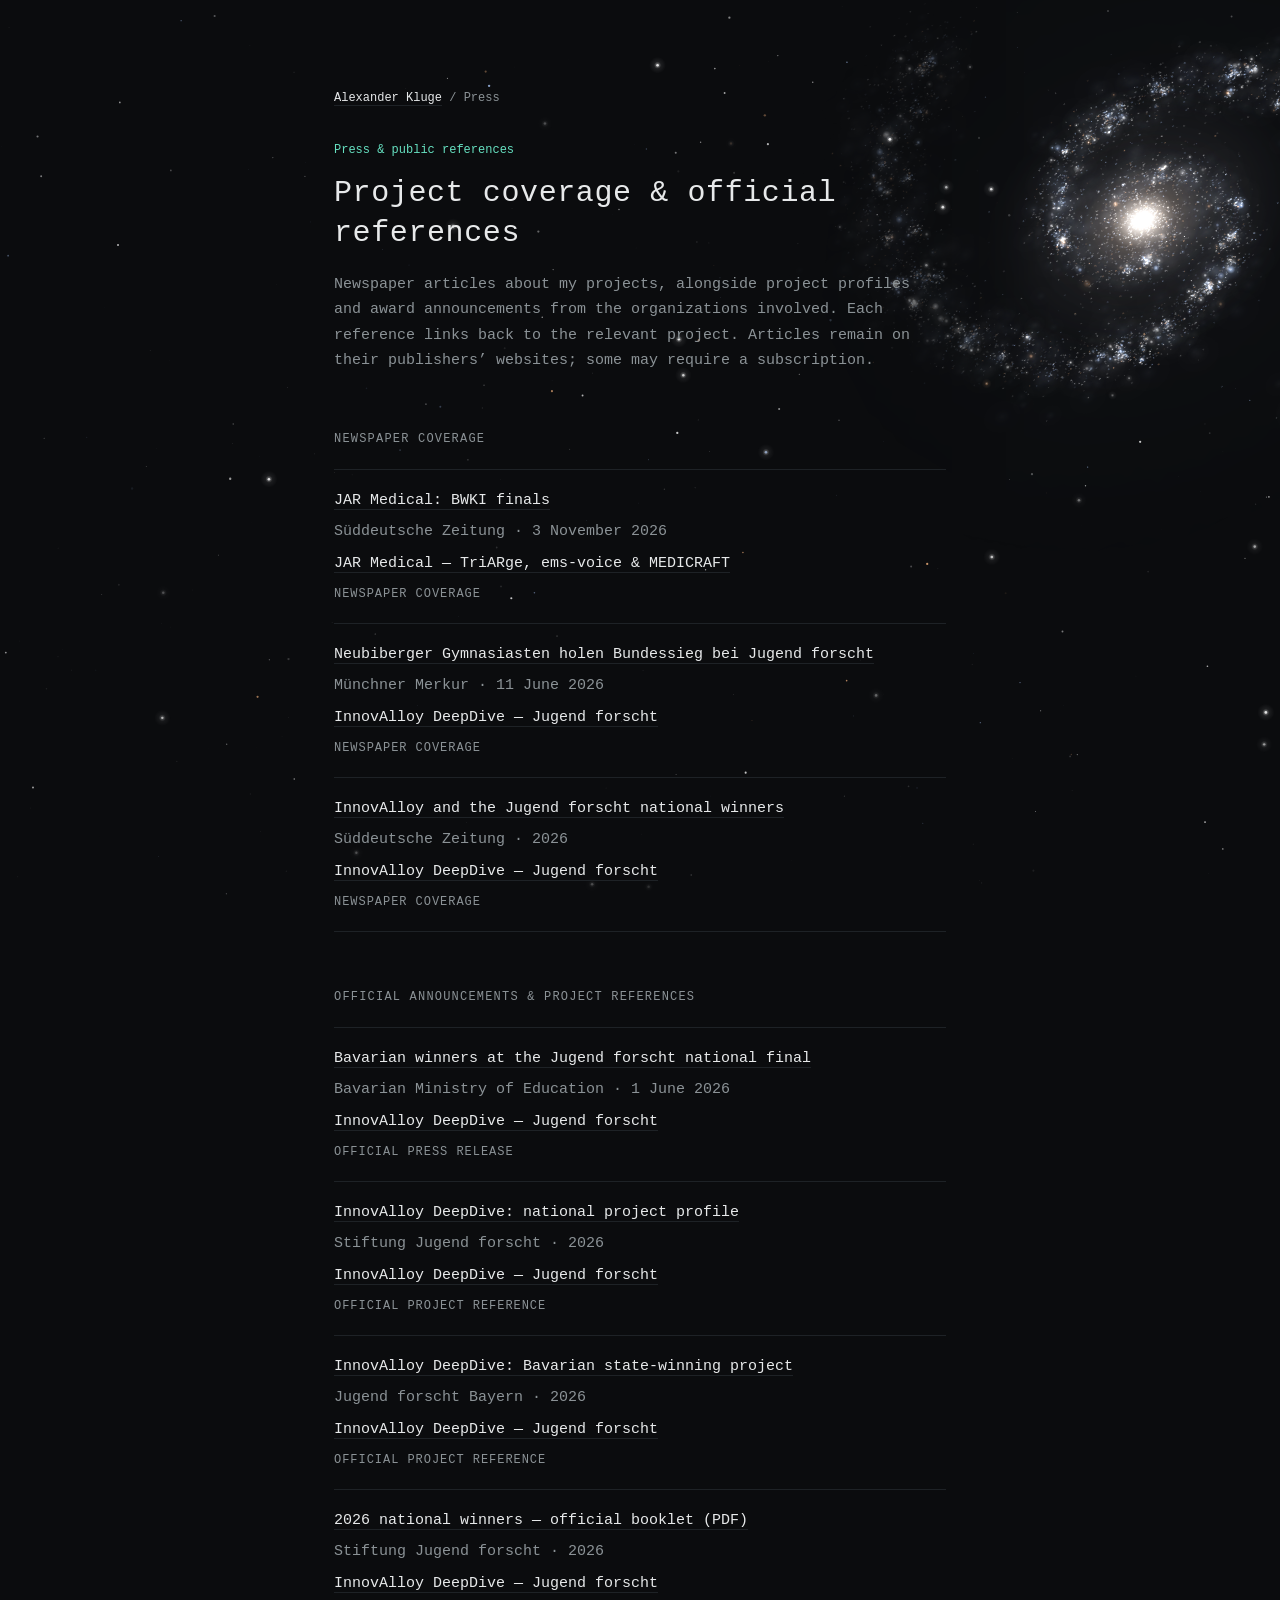
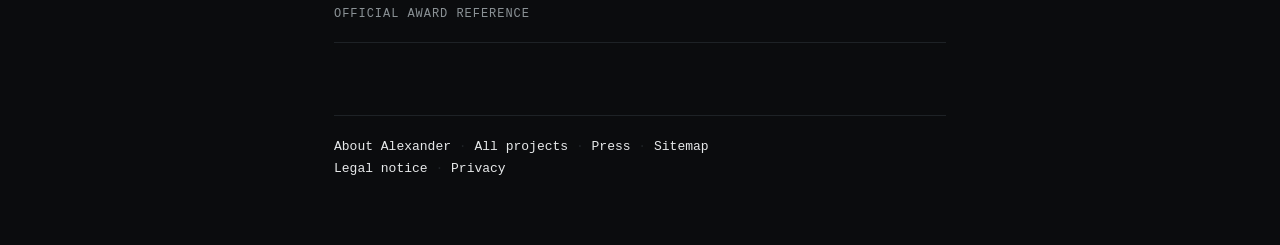
<file: press/index.html>
<!doctype html>
<html lang="en">
<head>
<meta charset="utf-8">
<meta name="viewport" content="width=device-width, initial-scale=1">
<title>Press &amp; Project Coverage — Alexander Kluge</title>
<meta name="description" content="Newspaper coverage and official references for Alexander Kluge&#x27;s JAR Medical and InnovAlloy projects, including Süddeutsche Zeitung, Merkur and Jugend forscht.">
<meta name="author" content="Alexander Kluge">
<meta name="robots" content="index, follow, max-image-preview:large">
<meta name="theme-color" content="#0b0c0e">
<link rel="canonical" href="https://alexanderh2seo4.github.io/Aboutme/press/">
<meta property="og:type" content="website">
<meta property="og:site_name" content="Alexander Kluge">
<meta property="og:locale" content="en_GB">
<meta property="og:title" content="Press &amp; Project Coverage — Alexander Kluge">
<meta property="og:description" content="Newspaper coverage and official references for Alexander Kluge&#x27;s JAR Medical and InnovAlloy projects, including Süddeutsche Zeitung, Merkur and Jugend forscht.">
<meta property="og:url" content="https://alexanderh2seo4.github.io/Aboutme/press/">
<meta property="og:image" content="https://alexanderh2seo4.github.io/Aboutme/assets/social-preview.png">
<meta property="og:image:width" content="1200">
<meta property="og:image:height" content="630">
<meta property="og:image:alt" content="Alexander Kluge — software, drones and chemistry projects">
<meta name="twitter:card" content="summary_large_image">
<meta name="twitter:title" content="Press &amp; Project Coverage — Alexander Kluge">
<meta name="twitter:description" content="Newspaper coverage and official references for Alexander Kluge&#x27;s JAR Medical and InnovAlloy projects, including Süddeutsche Zeitung, Merkur and Jugend forscht.">
<meta name="twitter:image" content="https://alexanderh2seo4.github.io/Aboutme/assets/social-preview.png">
<meta name="twitter:image:alt" content="Alexander Kluge — software, drones and chemistry projects">
<link rel="icon" href="../assets/favicon.svg" type="image/svg+xml">
<link rel="stylesheet" href="../style.css?v=4">
<link rel="sitemap" type="application/xml" href="https://alexanderh2seo4.github.io/Aboutme/sitemap.xml">
<script type="application/ld+json">{"@context": "https://schema.org", "@graph": [{"@type": "CollectionPage", "@id": "https://alexanderh2seo4.github.io/Aboutme/press/#page", "url": "https://alexanderh2seo4.github.io/Aboutme/press/", "name": "Press & Project Coverage — Alexander Kluge", "description": "Newspaper coverage and official references for Alexander Kluge's JAR Medical and InnovAlloy projects, including Süddeutsche Zeitung, Merkur and Jugend forscht.", "inLanguage": "en", "about": {"@id": "https://alexanderh2seo4.github.io/Aboutme/#alexander-kluge"}, "isPartOf": {"@id": "https://alexanderh2seo4.github.io/Aboutme/#website"}, "mainEntity": {"@type": "ItemList", "itemListElement": [{"@type": "ListItem", "position": 1, "name": "JAR Medical: BWKI finals", "url": "https://www.sueddeutsche.de/muenchen/landkreismuenchen/neubiberg-putzbrunn-kuenstliche-intelligenz-katastrophenschutz-bundeswettbewerb-li.3570070"}, {"@type": "ListItem", "position": 2, "name": "Neubiberger Gymnasiasten holen Bundessieg bei Jugend forscht", "url": "https://www.merkur.de/lokales/muenchen-lk/neubiberg-ort29121/neubiberger-gymnasiasten-holen-bundessieg-bei-jugend-forscht-94345123.html"}, {"@type": "ListItem", "position": 3, "name": "InnovAlloy and the Jugend forscht national winners", "url": "https://www.sueddeutsche.de/muenchen/landkreismuenchen/neubiberg-hoehenkirchen-siegertsbrunn-jugend-forscht-bundessieger-li.3492189"}, {"@type": "ListItem", "position": 4, "name": "Bavarian winners at the Jugend forscht national final", "url": "https://www.km.bayern.de/meldung/sensationeller-erfolg-bayerischer-schuelerinnen-und-schueler-beim-bundesfinale-von-jugend-forscht"}, {"@type": "ListItem", "position": 5, "name": "InnovAlloy DeepDive: national project profile", "url": "https://www.jugend-forscht.de/index.php?cHash=8ce9c0e59516ddbc1af5e058c6744c50&id=262&tx_smsjufoprojects_smsjufprojectdb%5Baction%5D=show&tx_smsjufoprojects_smsjufprojectdb%5Bcontroller%5D=Project&tx_smsjufoprojects_smsjufprojectdb%5Bproject%5D=7816"}, {"@type": "ListItem", "position": 6, "name": "InnovAlloy DeepDive: Bavarian state-winning project", "url": "https://www.jugend-forscht-bayern.de/landeswettbewerb-bayern/landeswettbewerb-jugend-forscht/gewinner-und-gewinnerinnen-2026/das-sind-die-gewinner-2026/anzeigen/innovalloy-deepdive-analyse-phasenassoziierter-sproedbrueche-in-bi-sn-zn-al-systemen/"}, {"@type": "ListItem", "position": 7, "name": "2026 national winners — official booklet (PDF)", "url": "https://www.jugend-forscht.de/fileadmin/user_upload/Downloadcenter/Bundeswettbewerb/Bundeswettbewerb_2026/Jugend_forscht_Bundessiegerinnen_und_Bundessieger_2026.pdf"}]}}, {"@type": "Person", "@id": "https://alexanderh2seo4.github.io/Aboutme/#alexander-kluge", "name": "Alexander Kluge", "url": "https://alexanderh2seo4.github.io/Aboutme/"}, {"@type": "BreadcrumbList", "itemListElement": [{"@type": "ListItem", "position": 1, "name": "Alexander Kluge", "item": "https://alexanderh2seo4.github.io/Aboutme/"}, {"@type": "ListItem", "position": 2, "name": "Press", "item": "https://alexanderh2seo4.github.io/Aboutme/press/"}]}]}</script>
</head>
<body>
<canvas id="sky" aria-hidden="true"></canvas>
<a class="skip-link" href="#main">Skip to content</a>
<main class="wrap project-page" id="main">
  <nav class="breadcrumbs" aria-label="Breadcrumb"><a href="../">Alexander Kluge</a> / <span aria-current="page">Press</span></nav>
  <header>
    <p class="eyebrow">Press &amp; public references</p>
    <h1>Project coverage &amp; official references</h1>
    <p class="project-lead">Newspaper articles about my projects, alongside project profiles and award announcements from the organizations involved. Each reference links back to the relevant project. Articles remain on their publishers’ websites; some may require a subscription.</p>
  </header>
  <section>
    <h2>Newspaper coverage</h2>
    <article class="item">
      <h3><a href="https://www.sueddeutsche.de/muenchen/landkreismuenchen/neubiberg-putzbrunn-kuenstliche-intelligenz-katastrophenschutz-bundeswettbewerb-li.3570070">JAR Medical: BWKI finals</a></h3>
      <p>Süddeutsche Zeitung · 3 November 2026</p>
      <p><a href="../projects/jar-medical/">JAR Medical — TriARge, ems-voice &amp; MEDICRAFT</a></p>
      <span class="meta">Newspaper coverage</span>
    </article>
    <article class="item">
      <h3><a href="https://www.merkur.de/lokales/muenchen-lk/neubiberg-ort29121/neubiberger-gymnasiasten-holen-bundessieg-bei-jugend-forscht-94345123.html">Neubiberger Gymnasiasten holen Bundessieg bei Jugend forscht</a></h3>
      <p>Münchner Merkur · 11 June 2026</p>
      <p><a href="../projects/innovalloy-deepdive/">InnovAlloy DeepDive — Jugend forscht</a></p>
      <span class="meta">Newspaper coverage</span>
    </article>
    <article class="item">
      <h3><a href="https://www.sueddeutsche.de/muenchen/landkreismuenchen/neubiberg-hoehenkirchen-siegertsbrunn-jugend-forscht-bundessieger-li.3492189">InnovAlloy and the Jugend forscht national winners</a></h3>
      <p>Süddeutsche Zeitung · 2026</p>
      <p><a href="../projects/innovalloy-deepdive/">InnovAlloy DeepDive — Jugend forscht</a></p>
      <span class="meta">Newspaper coverage</span>
    </article>
  </section>
  <section>
    <h2>Official announcements &amp; project references</h2>
    <article class="item">
      <h3><a href="https://www.km.bayern.de/meldung/sensationeller-erfolg-bayerischer-schuelerinnen-und-schueler-beim-bundesfinale-von-jugend-forscht">Bavarian winners at the Jugend forscht national final</a></h3>
      <p>Bavarian Ministry of Education · 1 June 2026</p>
      <p><a href="../projects/innovalloy-deepdive/">InnovAlloy DeepDive — Jugend forscht</a></p>
      <span class="meta">Official press release</span>
    </article>
    <article class="item">
      <h3><a href="https://www.jugend-forscht.de/index.php?cHash=8ce9c0e59516ddbc1af5e058c6744c50&amp;id=262&amp;tx_smsjufoprojects_smsjufprojectdb%5Baction%5D=show&amp;tx_smsjufoprojects_smsjufprojectdb%5Bcontroller%5D=Project&amp;tx_smsjufoprojects_smsjufprojectdb%5Bproject%5D=7816">InnovAlloy DeepDive: national project profile</a></h3>
      <p>Stiftung Jugend forscht · 2026</p>
      <p><a href="../projects/innovalloy-deepdive/">InnovAlloy DeepDive — Jugend forscht</a></p>
      <span class="meta">Official project reference</span>
    </article>
    <article class="item">
      <h3><a href="https://www.jugend-forscht-bayern.de/landeswettbewerb-bayern/landeswettbewerb-jugend-forscht/gewinner-und-gewinnerinnen-2026/das-sind-die-gewinner-2026/anzeigen/innovalloy-deepdive-analyse-phasenassoziierter-sproedbrueche-in-bi-sn-zn-al-systemen/">InnovAlloy DeepDive: Bavarian state-winning project</a></h3>
      <p>Jugend forscht Bayern · 2026</p>
      <p><a href="../projects/innovalloy-deepdive/">InnovAlloy DeepDive — Jugend forscht</a></p>
      <span class="meta">Official project reference</span>
    </article>
    <article class="item">
      <h3><a href="https://www.jugend-forscht.de/fileadmin/user_upload/Downloadcenter/Bundeswettbewerb/Bundeswettbewerb_2026/Jugend_forscht_Bundessiegerinnen_und_Bundessieger_2026.pdf">2026 national winners — official booklet (PDF)</a></h3>
      <p>Stiftung Jugend forscht · 2026</p>
      <p><a href="../projects/innovalloy-deepdive/">InnovAlloy DeepDive — Jugend forscht</a></p>
      <span class="meta">Official award reference</span>
    </article>
  </section>
  <footer>
    <a href="../">About Alexander</a> <span class="dot">·</span>
    <a href="../projects/">All projects</a> <span class="dot">·</span>
    <a href="../press/">Press</a> <span class="dot">·</span>
    <a href="../sitemap.xml">Sitemap</a><br>
    <a href="../impressum.html">Legal notice</a> <span class="dot">·</span>
    <a href="../datenschutz.html">Privacy</a>
  </footer>
</main>
<script src="../stars.js?v=3" defer></script>
</body>
</html>
</file>
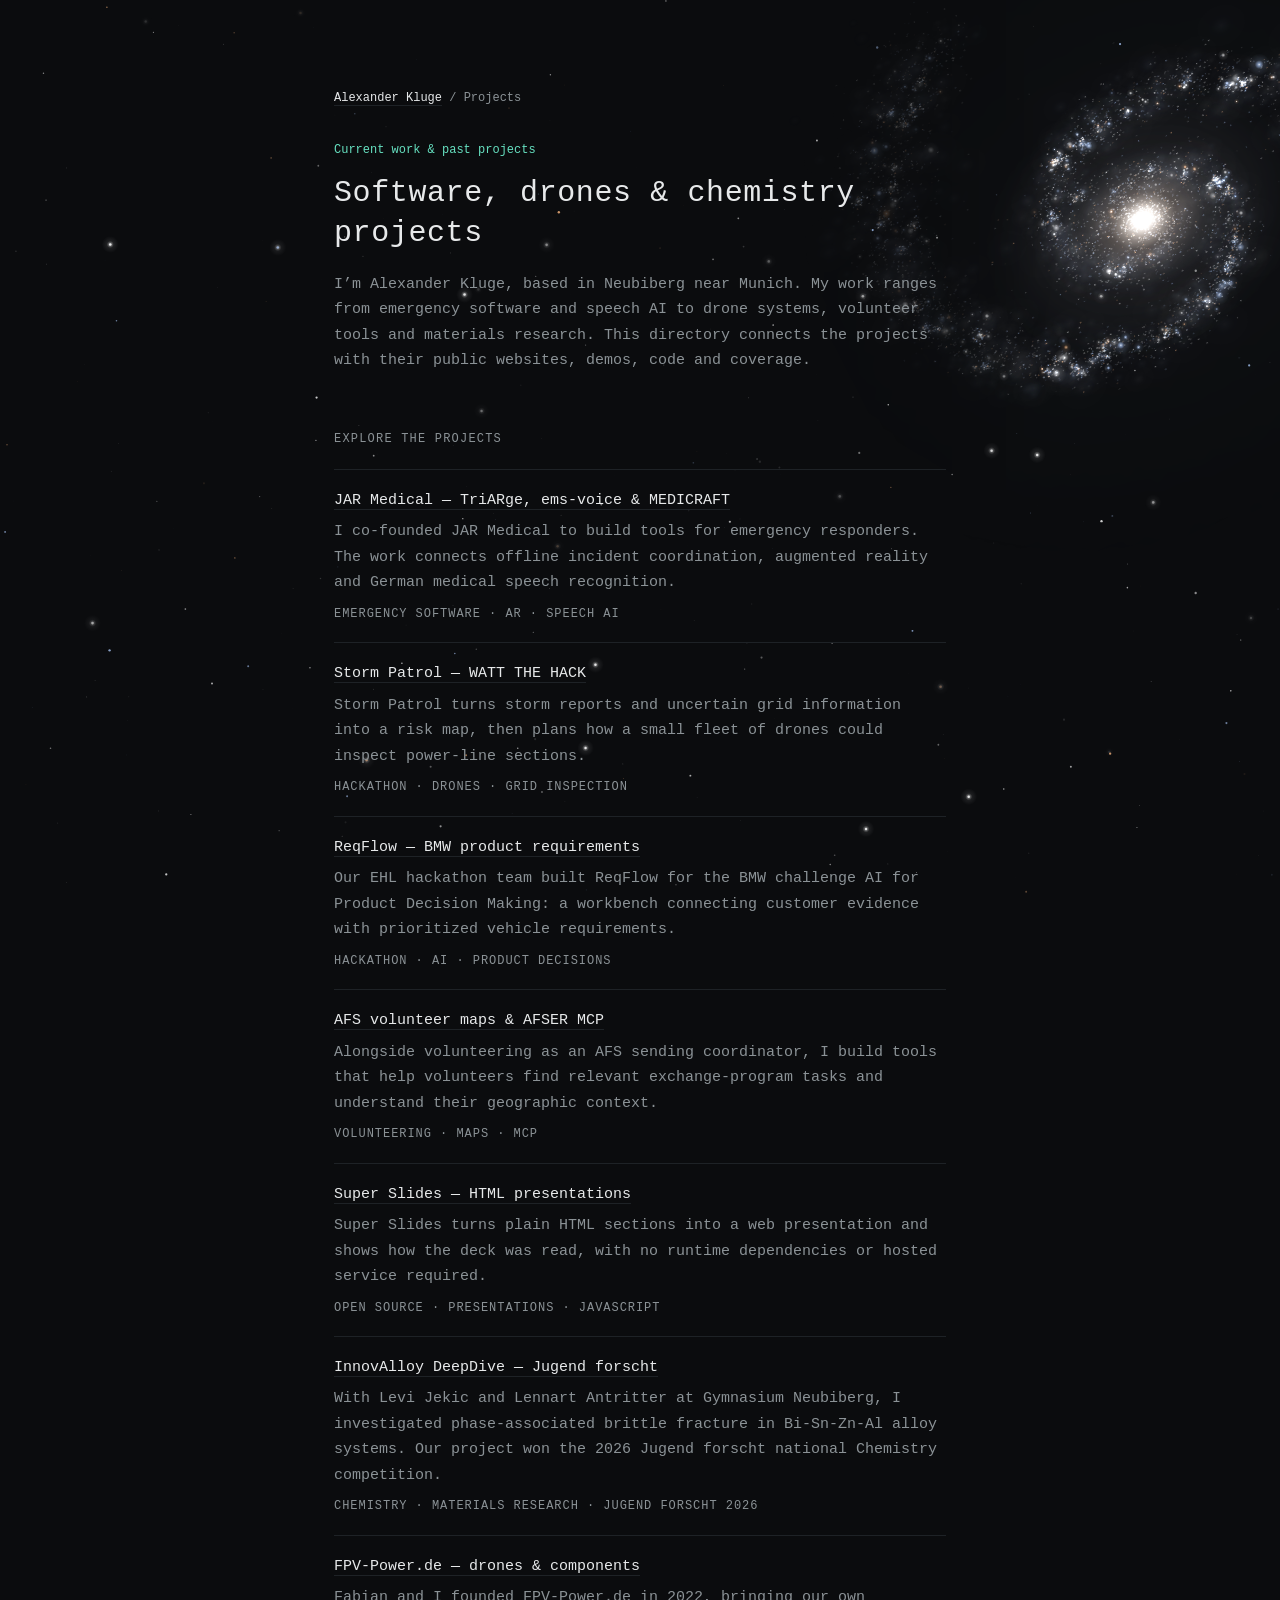
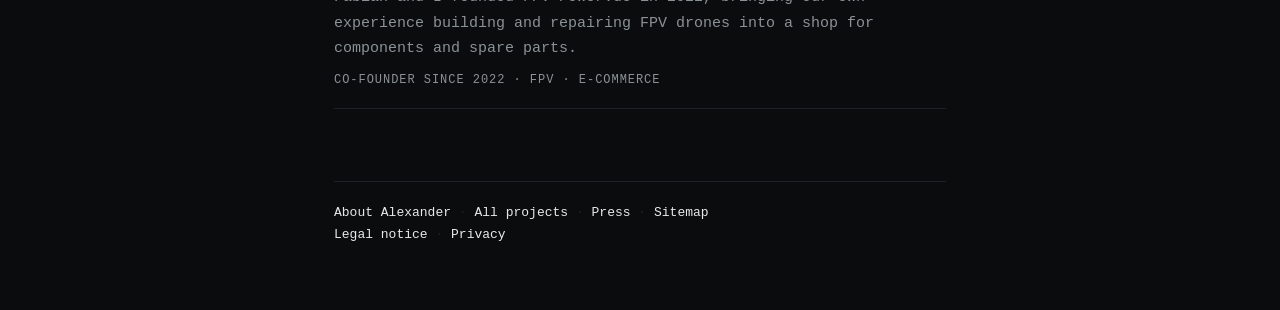
<file: projects/index.html>
<!doctype html>
<html lang="en">
<head>
<meta charset="utf-8">
<meta name="viewport" content="width=device-width, initial-scale=1">
<title>Projects by Alexander Kluge — Software, Drones &amp; Chemistry</title>
<meta name="description" content="Explore Alexander Kluge&#x27;s current and past projects: JAR Medical, TriARge, ems-voice, MEDICRAFT, Storm Patrol, ReqFlow, AFS, Super Slides and InnovAlloy.">
<meta name="author" content="Alexander Kluge">
<meta name="robots" content="index, follow, max-image-preview:large">
<meta name="theme-color" content="#0b0c0e">
<link rel="canonical" href="https://alexanderh2seo4.github.io/Aboutme/projects/">
<meta property="og:type" content="website">
<meta property="og:site_name" content="Alexander Kluge">
<meta property="og:locale" content="en_GB">
<meta property="og:title" content="Projects by Alexander Kluge — Software, Drones &amp; Chemistry">
<meta property="og:description" content="Explore Alexander Kluge&#x27;s current and past projects: JAR Medical, TriARge, ems-voice, MEDICRAFT, Storm Patrol, ReqFlow, AFS, Super Slides and InnovAlloy.">
<meta property="og:url" content="https://alexanderh2seo4.github.io/Aboutme/projects/">
<meta property="og:image" content="https://alexanderh2seo4.github.io/Aboutme/assets/social-preview.png">
<meta property="og:image:width" content="1200">
<meta property="og:image:height" content="630">
<meta property="og:image:alt" content="Alexander Kluge — software, drones and chemistry projects">
<meta name="twitter:card" content="summary_large_image">
<meta name="twitter:title" content="Projects by Alexander Kluge — Software, Drones &amp; Chemistry">
<meta name="twitter:description" content="Explore Alexander Kluge&#x27;s current and past projects: JAR Medical, TriARge, ems-voice, MEDICRAFT, Storm Patrol, ReqFlow, AFS, Super Slides and InnovAlloy.">
<meta name="twitter:image" content="https://alexanderh2seo4.github.io/Aboutme/assets/social-preview.png">
<meta name="twitter:image:alt" content="Alexander Kluge — software, drones and chemistry projects">
<link rel="icon" href="../assets/favicon.svg" type="image/svg+xml">
<link rel="stylesheet" href="../style.css?v=4">
<link rel="sitemap" type="application/xml" href="https://alexanderh2seo4.github.io/Aboutme/sitemap.xml">
<script type="application/ld+json">{"@context": "https://schema.org", "@graph": [{"@type": "CollectionPage", "@id": "https://alexanderh2seo4.github.io/Aboutme/projects/#page", "url": "https://alexanderh2seo4.github.io/Aboutme/projects/", "name": "Projects by Alexander Kluge — Software, Drones & Chemistry", "description": "Explore Alexander Kluge's current and past projects: JAR Medical, TriARge, ems-voice, MEDICRAFT, Storm Patrol, ReqFlow, AFS, Super Slides and InnovAlloy.", "inLanguage": "en", "isPartOf": {"@id": "https://alexanderh2seo4.github.io/Aboutme/#website"}, "about": {"@id": "https://alexanderh2seo4.github.io/Aboutme/#alexander-kluge"}, "mainEntity": {"@type": "ItemList", "itemListElement": [{"@type": "ListItem", "position": 1, "name": "JAR Medical — TriARge, ems-voice & MEDICRAFT", "url": "https://alexanderh2seo4.github.io/Aboutme/projects/jar-medical/"}, {"@type": "ListItem", "position": 2, "name": "Storm Patrol — WATT THE HACK", "url": "https://alexanderh2seo4.github.io/Aboutme/projects/storm-patrol/"}, {"@type": "ListItem", "position": 3, "name": "ReqFlow — BMW product requirements", "url": "https://alexanderh2seo4.github.io/Aboutme/projects/reqflow/"}, {"@type": "ListItem", "position": 4, "name": "AFS volunteer maps & AFSER MCP", "url": "https://alexanderh2seo4.github.io/Aboutme/projects/afs-tools/"}, {"@type": "ListItem", "position": 5, "name": "Super Slides — HTML presentations", "url": "https://alexanderh2seo4.github.io/Aboutme/projects/super-slides/"}, {"@type": "ListItem", "position": 6, "name": "InnovAlloy DeepDive — Jugend forscht", "url": "https://alexanderh2seo4.github.io/Aboutme/projects/innovalloy-deepdive/"}, {"@type": "ListItem", "position": 7, "name": "FPV-Power.de — drones & components", "url": "https://alexanderh2seo4.github.io/Aboutme/projects/fpv-power/"}]}}, {"@type": "Person", "@id": "https://alexanderh2seo4.github.io/Aboutme/#alexander-kluge", "name": "Alexander Kluge", "url": "https://alexanderh2seo4.github.io/Aboutme/"}, {"@type": "BreadcrumbList", "itemListElement": [{"@type": "ListItem", "position": 1, "name": "Alexander Kluge", "item": "https://alexanderh2seo4.github.io/Aboutme/"}, {"@type": "ListItem", "position": 2, "name": "Projects", "item": "https://alexanderh2seo4.github.io/Aboutme/projects/"}]}]}</script>
</head>
<body>
<canvas id="sky" aria-hidden="true"></canvas>
<a class="skip-link" href="#main">Skip to content</a>
<main class="wrap project-page" id="main">
  <nav class="breadcrumbs" aria-label="Breadcrumb"><a href="../">Alexander Kluge</a> / <span aria-current="page">Projects</span></nav>
  <header>
    <p class="eyebrow">Current work &amp; past projects</p>
    <h1>Software, drones &amp; chemistry projects</h1>
    <p class="project-lead">I’m Alexander Kluge, based in Neubiberg near Munich. My work ranges from emergency software and speech AI to drone systems, volunteer tools and materials research. This directory connects the projects with their public websites, demos, code and coverage.</p>
  </header>
  <section aria-labelledby="directory-title">
    <h2 id="directory-title">Explore the projects</h2>
    <article class="item">
      <h3><a href="jar-medical/">JAR Medical — TriARge, ems-voice &amp; MEDICRAFT</a></h3>
      <p>I co-founded JAR Medical to build tools for emergency responders. The work connects offline incident coordination, augmented reality and German medical speech recognition.</p>
      <span class="meta">Emergency software · AR · Speech AI</span>
    </article>
    <article class="item">
      <h3><a href="storm-patrol/">Storm Patrol — WATT THE HACK</a></h3>
      <p>Storm Patrol turns storm reports and uncertain grid information into a risk map, then plans how a small fleet of drones could inspect power-line sections.</p>
      <span class="meta">Hackathon · Drones · Grid inspection</span>
    </article>
    <article class="item">
      <h3><a href="reqflow/">ReqFlow — BMW product requirements</a></h3>
      <p>Our EHL hackathon team built ReqFlow for the BMW challenge AI for Product Decision Making: a workbench connecting customer evidence with prioritized vehicle requirements.</p>
      <span class="meta">Hackathon · AI · Product decisions</span>
    </article>
    <article class="item">
      <h3><a href="afs-tools/">AFS volunteer maps &amp; AFSER MCP</a></h3>
      <p>Alongside volunteering as an AFS sending coordinator, I build tools that help volunteers find relevant exchange-program tasks and understand their geographic context.</p>
      <span class="meta">Volunteering · Maps · MCP</span>
    </article>
    <article class="item">
      <h3><a href="super-slides/">Super Slides — HTML presentations</a></h3>
      <p>Super Slides turns plain HTML sections into a web presentation and shows how the deck was read, with no runtime dependencies or hosted service required.</p>
      <span class="meta">Open source · Presentations · JavaScript</span>
    </article>
    <article class="item">
      <h3><a href="innovalloy-deepdive/">InnovAlloy DeepDive — Jugend forscht</a></h3>
      <p>With Levi Jekic and Lennart Antritter at Gymnasium Neubiberg, I investigated phase-associated brittle fracture in Bi-Sn-Zn-Al alloy systems. Our project won the 2026 Jugend forscht national Chemistry competition.</p>
      <span class="meta">Chemistry · Materials research · Jugend forscht 2026</span>
    </article>
    <article class="item">
      <h3><a href="fpv-power/">FPV-Power.de — drones &amp; components</a></h3>
      <p>Fabian and I founded FPV-Power.de in 2022, bringing our own experience building and repairing FPV drones into a shop for components and spare parts.</p>
      <span class="meta">Co-founder since 2022 · FPV · E-commerce</span>
    </article>
  </section>
  <footer>
    <a href="../">About Alexander</a> <span class="dot">·</span>
    <a href="../projects/">All projects</a> <span class="dot">·</span>
    <a href="../press/">Press</a> <span class="dot">·</span>
    <a href="../sitemap.xml">Sitemap</a><br>
    <a href="../impressum.html">Legal notice</a> <span class="dot">·</span>
    <a href="../datenschutz.html">Privacy</a>
  </footer>
</main>
<script src="../stars.js?v=3" defer></script>
</body>
</html>
</file>
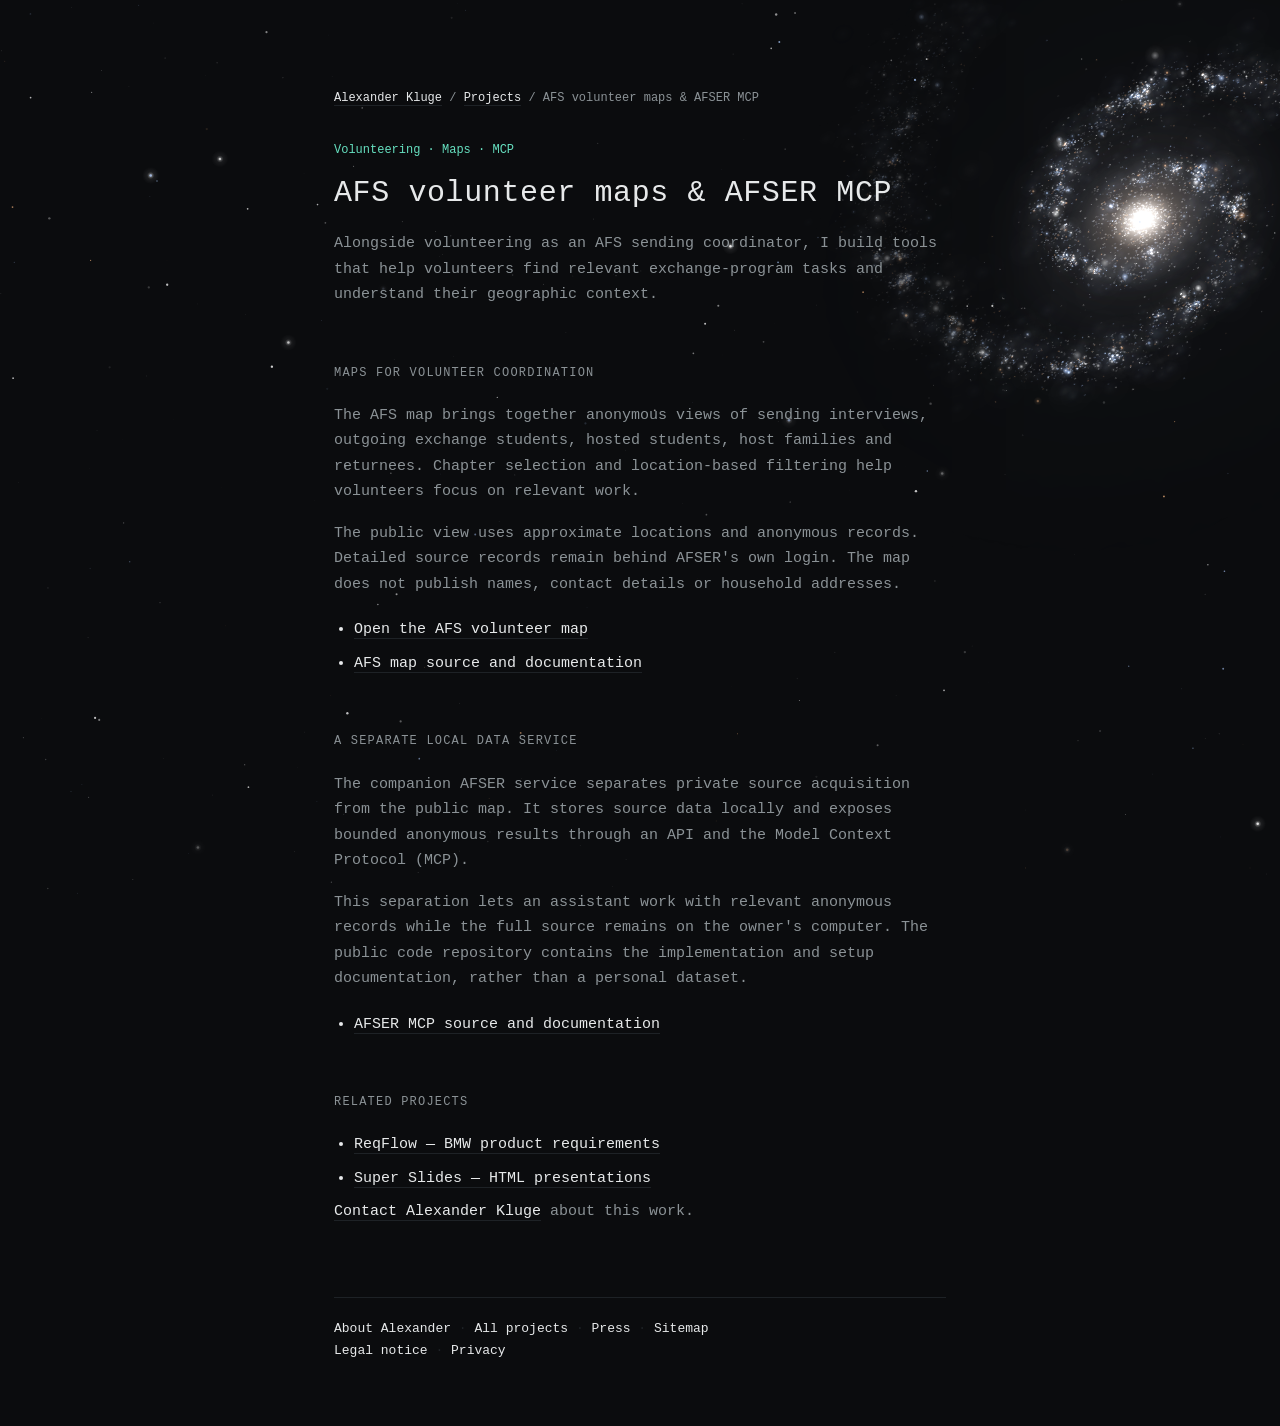
<file: projects/afs-tools/index.html>
<!doctype html>
<html lang="en">
<head>
<meta charset="utf-8">
<meta name="viewport" content="width=device-width, initial-scale=1">
<title>AFS Volunteer Maps &amp; MCP — Alexander Kluge</title>
<meta name="description" content="Alexander Kluge&#x27;s AFS volunteer tools: anonymous maps for exchange-program coordination and an AFSER MCP service that keeps personal source data private.">
<meta name="author" content="Alexander Kluge">
<meta name="robots" content="index, follow, max-image-preview:large">
<meta name="theme-color" content="#0b0c0e">
<link rel="canonical" href="https://alexanderh2seo4.github.io/Aboutme/projects/afs-tools/">
<meta property="og:type" content="website">
<meta property="og:site_name" content="Alexander Kluge">
<meta property="og:locale" content="en_GB">
<meta property="og:title" content="AFS Volunteer Maps &amp; MCP — Alexander Kluge">
<meta property="og:description" content="Alexander Kluge&#x27;s AFS volunteer tools: anonymous maps for exchange-program coordination and an AFSER MCP service that keeps personal source data private.">
<meta property="og:url" content="https://alexanderh2seo4.github.io/Aboutme/projects/afs-tools/">
<meta property="og:image" content="https://alexanderh2seo4.github.io/Aboutme/assets/social-preview.png">
<meta property="og:image:width" content="1200">
<meta property="og:image:height" content="630">
<meta property="og:image:alt" content="Alexander Kluge — software, drones and chemistry projects">
<meta name="twitter:card" content="summary_large_image">
<meta name="twitter:title" content="AFS Volunteer Maps &amp; MCP — Alexander Kluge">
<meta name="twitter:description" content="Alexander Kluge&#x27;s AFS volunteer tools: anonymous maps for exchange-program coordination and an AFSER MCP service that keeps personal source data private.">
<meta name="twitter:image" content="https://alexanderh2seo4.github.io/Aboutme/assets/social-preview.png">
<meta name="twitter:image:alt" content="Alexander Kluge — software, drones and chemistry projects">
<link rel="icon" href="../../assets/favicon.svg" type="image/svg+xml">
<link rel="stylesheet" href="../../style.css?v=4">
<link rel="sitemap" type="application/xml" href="https://alexanderh2seo4.github.io/Aboutme/sitemap.xml">
<script type="application/ld+json">{"@context": "https://schema.org", "@graph": [{"@type": "WebPage", "@id": "https://alexanderh2seo4.github.io/Aboutme/projects/afs-tools/#page", "url": "https://alexanderh2seo4.github.io/Aboutme/projects/afs-tools/", "name": "AFS Volunteer Maps & MCP — Alexander Kluge", "description": "Alexander Kluge's AFS volunteer tools: anonymous maps for exchange-program coordination and an AFSER MCP service that keeps personal source data private.", "inLanguage": "en", "isPartOf": {"@id": "https://alexanderh2seo4.github.io/Aboutme/#website"}, "author": {"@id": "https://alexanderh2seo4.github.io/Aboutme/#alexander-kluge"}, "mainEntity": {"@id": "https://alexanderh2seo4.github.io/Aboutme/projects/afs-tools/#project"}}, {"@type": "CreativeWork", "@id": "https://alexanderh2seo4.github.io/Aboutme/projects/afs-tools/#project", "url": "https://alexanderh2seo4.github.io/Aboutme/projects/afs-tools/", "name": "AFS volunteer maps & AFSER MCP", "description": "Alongside volunteering as an AFS sending coordinator, I build tools that help volunteers find relevant exchange-program tasks and understand their geographic context.", "contributor": {"@id": "https://alexanderh2seo4.github.io/Aboutme/#alexander-kluge"}, "subjectOf": [{"@type": "WebPage", "url": "https://alexanderh2seo4.github.io/AFS/", "name": "Open the AFS volunteer map"}, {"@type": "WebPage", "url": "https://github.com/alexanderh2seo4/AFS", "name": "AFS map source and documentation"}, {"@type": "WebPage", "url": "https://github.com/alexanderh2seo4/afser-mcp", "name": "AFSER MCP source and documentation"}]}, {"@type": "Person", "@id": "https://alexanderh2seo4.github.io/Aboutme/#alexander-kluge", "name": "Alexander Kluge", "url": "https://alexanderh2seo4.github.io/Aboutme/"}, {"@type": "BreadcrumbList", "itemListElement": [{"@type": "ListItem", "position": 1, "name": "Alexander Kluge", "item": "https://alexanderh2seo4.github.io/Aboutme/"}, {"@type": "ListItem", "position": 2, "name": "Projects", "item": "https://alexanderh2seo4.github.io/Aboutme/projects/"}, {"@type": "ListItem", "position": 3, "name": "AFS volunteer maps & AFSER MCP", "item": "https://alexanderh2seo4.github.io/Aboutme/projects/afs-tools/"}]}]}</script>
</head>
<body>
<canvas id="sky" aria-hidden="true"></canvas>
<a class="skip-link" href="#main">Skip to content</a>
<main class="wrap project-page" id="main">
  <nav class="breadcrumbs" aria-label="Breadcrumb">
    <a href="../../">Alexander Kluge</a> / <a href="../">Projects</a> / <span aria-current="page">AFS volunteer maps &amp; AFSER MCP</span>
  </nav>
  <header>
    <p class="eyebrow">Volunteering · Maps · MCP</p>
    <h1>AFS volunteer maps &amp; AFSER MCP</h1>
    <p class="project-lead">Alongside volunteering as an AFS sending coordinator, I build tools that help volunteers find relevant exchange-program tasks and understand their geographic context.</p>
  </header>
  <section>
    <h2>Maps for volunteer coordination</h2>
    <p>The AFS map brings together anonymous views of sending interviews, outgoing exchange students, hosted students, host families and returnees. Chapter selection and location-based filtering help volunteers focus on relevant work.</p>
    <p>The public view uses approximate locations and anonymous records. Detailed source records remain behind AFSER&#x27;s own login. The map does not publish names, contact details or household addresses.</p>
<ul class="project-links">
  <li><a href="https://alexanderh2seo4.github.io/AFS/">Open the AFS volunteer map</a></li>
  <li><a href="https://github.com/alexanderh2seo4/AFS">AFS map source and documentation</a></li>
</ul>
  </section>
  <section>
    <h2>A separate local data service</h2>
    <p>The companion AFSER service separates private source acquisition from the public map. It stores source data locally and exposes bounded anonymous results through an API and the Model Context Protocol (MCP).</p>
    <p>This separation lets an assistant work with relevant anonymous records while the full source remains on the owner&#x27;s computer. The public code repository contains the implementation and setup documentation, rather than a personal dataset.</p>
<ul class="project-links">
  <li><a href="https://github.com/alexanderh2seo4/afser-mcp">AFSER MCP source and documentation</a></li>
</ul>
  </section>
  <section>
    <h2>Related projects</h2>
<ul class="project-links">
  <li><a href="../reqflow/">ReqFlow — BMW product requirements</a></li>
  <li><a href="../super-slides/">Super Slides — HTML presentations</a></li>
</ul>
    <p><a href="../../#contact">Contact Alexander Kluge</a> about this work.</p>
  </section>
  <footer>
    <a href="../../">About Alexander</a> <span class="dot">·</span>
    <a href="../../projects/">All projects</a> <span class="dot">·</span>
    <a href="../../press/">Press</a> <span class="dot">·</span>
    <a href="../../sitemap.xml">Sitemap</a><br>
    <a href="../../impressum.html">Legal notice</a> <span class="dot">·</span>
    <a href="../../datenschutz.html">Privacy</a>
  </footer>
</main>
<script src="../../stars.js?v=3" defer></script>
</body>
</html>
</file>
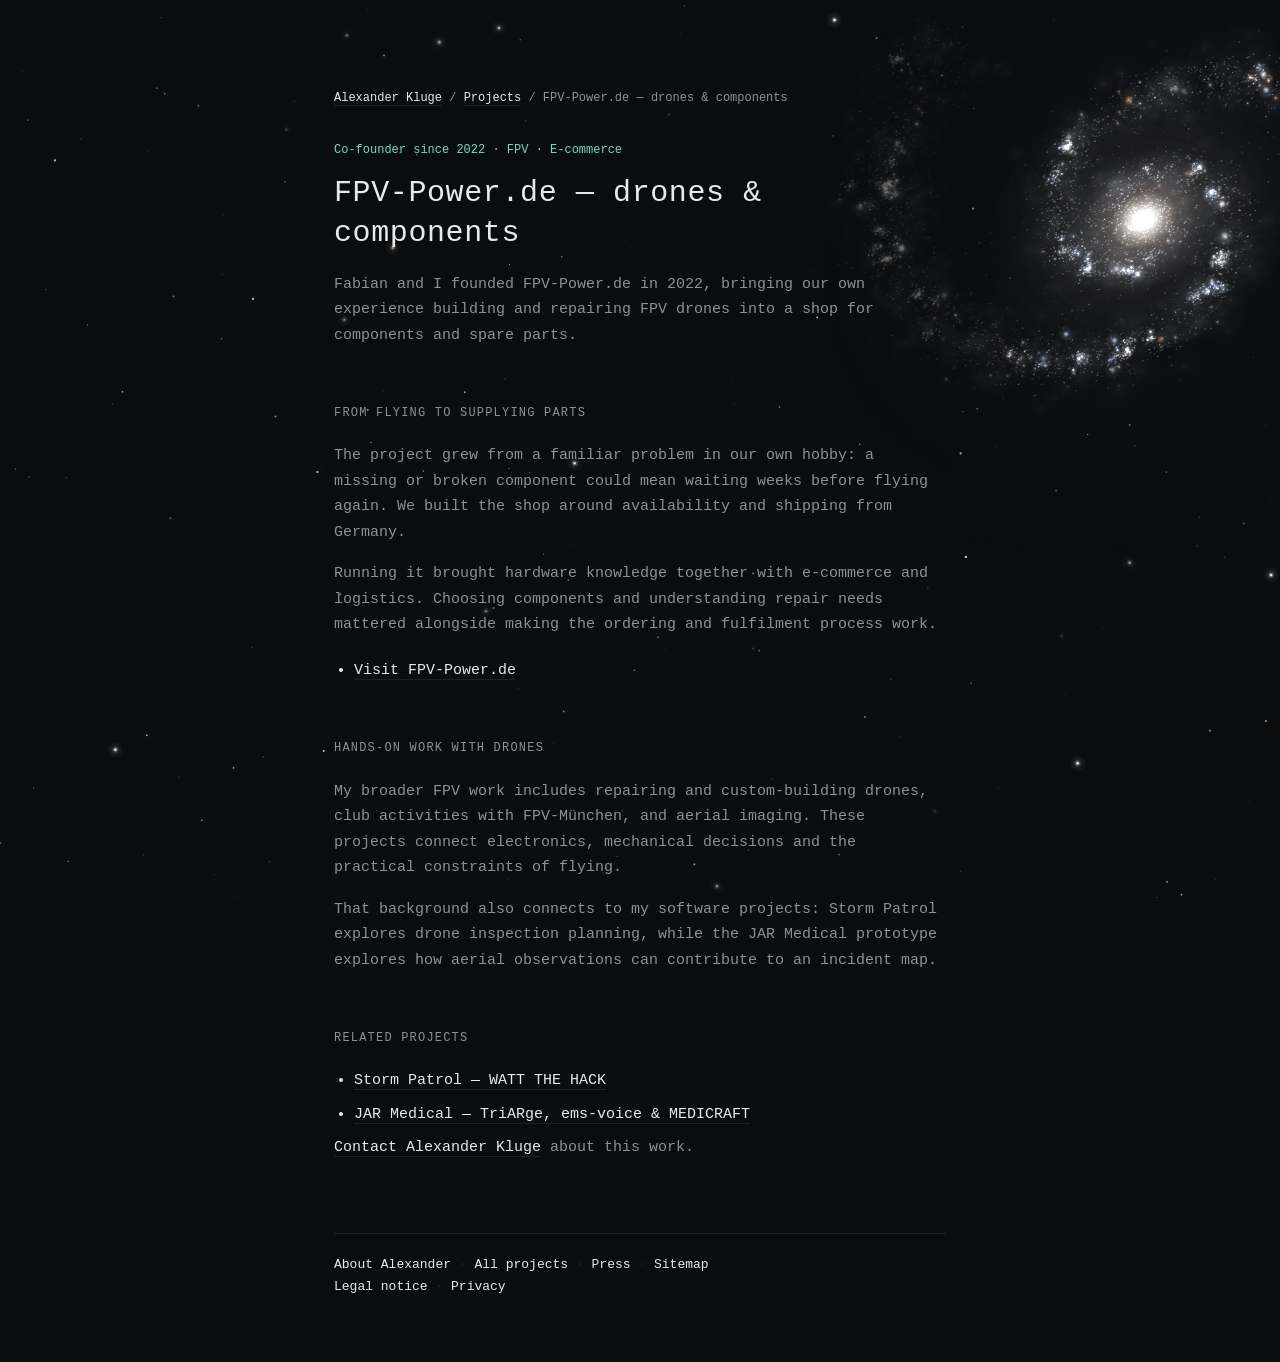
<file: projects/fpv-power/index.html>
<!doctype html>
<html lang="en">
<head>
<meta charset="utf-8">
<meta name="viewport" content="width=device-width, initial-scale=1">
<title>FPV-Power Drone Project — Alexander Kluge</title>
<meta name="description" content="FPV-Power.de, co-founded by Alexander Kluge and Fabian in 2022: FPV drone components, spare parts, e-commerce and hands-on hardware experience in Germany.">
<meta name="author" content="Alexander Kluge">
<meta name="robots" content="index, follow, max-image-preview:large">
<meta name="theme-color" content="#0b0c0e">
<link rel="canonical" href="https://alexanderh2seo4.github.io/Aboutme/projects/fpv-power/">
<meta property="og:type" content="website">
<meta property="og:site_name" content="Alexander Kluge">
<meta property="og:locale" content="en_GB">
<meta property="og:title" content="FPV-Power Drone Project — Alexander Kluge">
<meta property="og:description" content="FPV-Power.de, co-founded by Alexander Kluge and Fabian in 2022: FPV drone components, spare parts, e-commerce and hands-on hardware experience in Germany.">
<meta property="og:url" content="https://alexanderh2seo4.github.io/Aboutme/projects/fpv-power/">
<meta property="og:image" content="https://alexanderh2seo4.github.io/Aboutme/assets/social-preview.png">
<meta property="og:image:width" content="1200">
<meta property="og:image:height" content="630">
<meta property="og:image:alt" content="Alexander Kluge — software, drones and chemistry projects">
<meta name="twitter:card" content="summary_large_image">
<meta name="twitter:title" content="FPV-Power Drone Project — Alexander Kluge">
<meta name="twitter:description" content="FPV-Power.de, co-founded by Alexander Kluge and Fabian in 2022: FPV drone components, spare parts, e-commerce and hands-on hardware experience in Germany.">
<meta name="twitter:image" content="https://alexanderh2seo4.github.io/Aboutme/assets/social-preview.png">
<meta name="twitter:image:alt" content="Alexander Kluge — software, drones and chemistry projects">
<link rel="icon" href="../../assets/favicon.svg" type="image/svg+xml">
<link rel="stylesheet" href="../../style.css?v=4">
<link rel="sitemap" type="application/xml" href="https://alexanderh2seo4.github.io/Aboutme/sitemap.xml">
<script type="application/ld+json">{"@context": "https://schema.org", "@graph": [{"@type": "WebPage", "@id": "https://alexanderh2seo4.github.io/Aboutme/projects/fpv-power/#page", "url": "https://alexanderh2seo4.github.io/Aboutme/projects/fpv-power/", "name": "FPV-Power Drone Project — Alexander Kluge", "description": "FPV-Power.de, co-founded by Alexander Kluge and Fabian in 2022: FPV drone components, spare parts, e-commerce and hands-on hardware experience in Germany.", "inLanguage": "en", "isPartOf": {"@id": "https://alexanderh2seo4.github.io/Aboutme/#website"}, "author": {"@id": "https://alexanderh2seo4.github.io/Aboutme/#alexander-kluge"}, "mainEntity": {"@id": "https://alexanderh2seo4.github.io/Aboutme/projects/fpv-power/#project"}}, {"@type": "CreativeWork", "@id": "https://alexanderh2seo4.github.io/Aboutme/projects/fpv-power/#project", "url": "https://alexanderh2seo4.github.io/Aboutme/projects/fpv-power/", "name": "FPV-Power.de — drones & components", "description": "Fabian and I founded FPV-Power.de in 2022, bringing our own experience building and repairing FPV drones into a shop for components and spare parts.", "contributor": {"@id": "https://alexanderh2seo4.github.io/Aboutme/#alexander-kluge"}, "subjectOf": [{"@type": "WebPage", "url": "https://fpv-power.de", "name": "Visit FPV-Power.de"}]}, {"@type": "Person", "@id": "https://alexanderh2seo4.github.io/Aboutme/#alexander-kluge", "name": "Alexander Kluge", "url": "https://alexanderh2seo4.github.io/Aboutme/"}, {"@type": "BreadcrumbList", "itemListElement": [{"@type": "ListItem", "position": 1, "name": "Alexander Kluge", "item": "https://alexanderh2seo4.github.io/Aboutme/"}, {"@type": "ListItem", "position": 2, "name": "Projects", "item": "https://alexanderh2seo4.github.io/Aboutme/projects/"}, {"@type": "ListItem", "position": 3, "name": "FPV-Power.de — drones & components", "item": "https://alexanderh2seo4.github.io/Aboutme/projects/fpv-power/"}]}]}</script>
</head>
<body>
<canvas id="sky" aria-hidden="true"></canvas>
<a class="skip-link" href="#main">Skip to content</a>
<main class="wrap project-page" id="main">
  <nav class="breadcrumbs" aria-label="Breadcrumb">
    <a href="../../">Alexander Kluge</a> / <a href="../">Projects</a> / <span aria-current="page">FPV-Power.de — drones &amp; components</span>
  </nav>
  <header>
    <p class="eyebrow">Co-founder since 2022 · FPV · E-commerce</p>
    <h1>FPV-Power.de — drones &amp; components</h1>
    <p class="project-lead">Fabian and I founded FPV-Power.de in 2022, bringing our own experience building and repairing FPV drones into a shop for components and spare parts.</p>
  </header>
  <section>
    <h2>From flying to supplying parts</h2>
    <p>The project grew from a familiar problem in our own hobby: a missing or broken component could mean waiting weeks before flying again. We built the shop around availability and shipping from Germany.</p>
    <p>Running it brought hardware knowledge together with e-commerce and logistics. Choosing components and understanding repair needs mattered alongside making the ordering and fulfilment process work.</p>
<ul class="project-links">
  <li><a href="https://fpv-power.de">Visit FPV-Power.de</a></li>
</ul>
  </section>
  <section>
    <h2>Hands-on work with drones</h2>
    <p>My broader FPV work includes repairing and custom-building drones, club activities with FPV-München, and aerial imaging. These projects connect electronics, mechanical decisions and the practical constraints of flying.</p>
    <p>That background also connects to my software projects: Storm Patrol explores drone inspection planning, while the JAR Medical prototype explores how aerial observations can contribute to an incident map.</p>
  </section>
  <section>
    <h2>Related projects</h2>
<ul class="project-links">
  <li><a href="../storm-patrol/">Storm Patrol — WATT THE HACK</a></li>
  <li><a href="../jar-medical/">JAR Medical — TriARge, ems-voice &amp; MEDICRAFT</a></li>
</ul>
    <p><a href="../../#contact">Contact Alexander Kluge</a> about this work.</p>
  </section>
  <footer>
    <a href="../../">About Alexander</a> <span class="dot">·</span>
    <a href="../../projects/">All projects</a> <span class="dot">·</span>
    <a href="../../press/">Press</a> <span class="dot">·</span>
    <a href="../../sitemap.xml">Sitemap</a><br>
    <a href="../../impressum.html">Legal notice</a> <span class="dot">·</span>
    <a href="../../datenschutz.html">Privacy</a>
  </footer>
</main>
<script src="../../stars.js?v=3" defer></script>
</body>
</html>
</file>
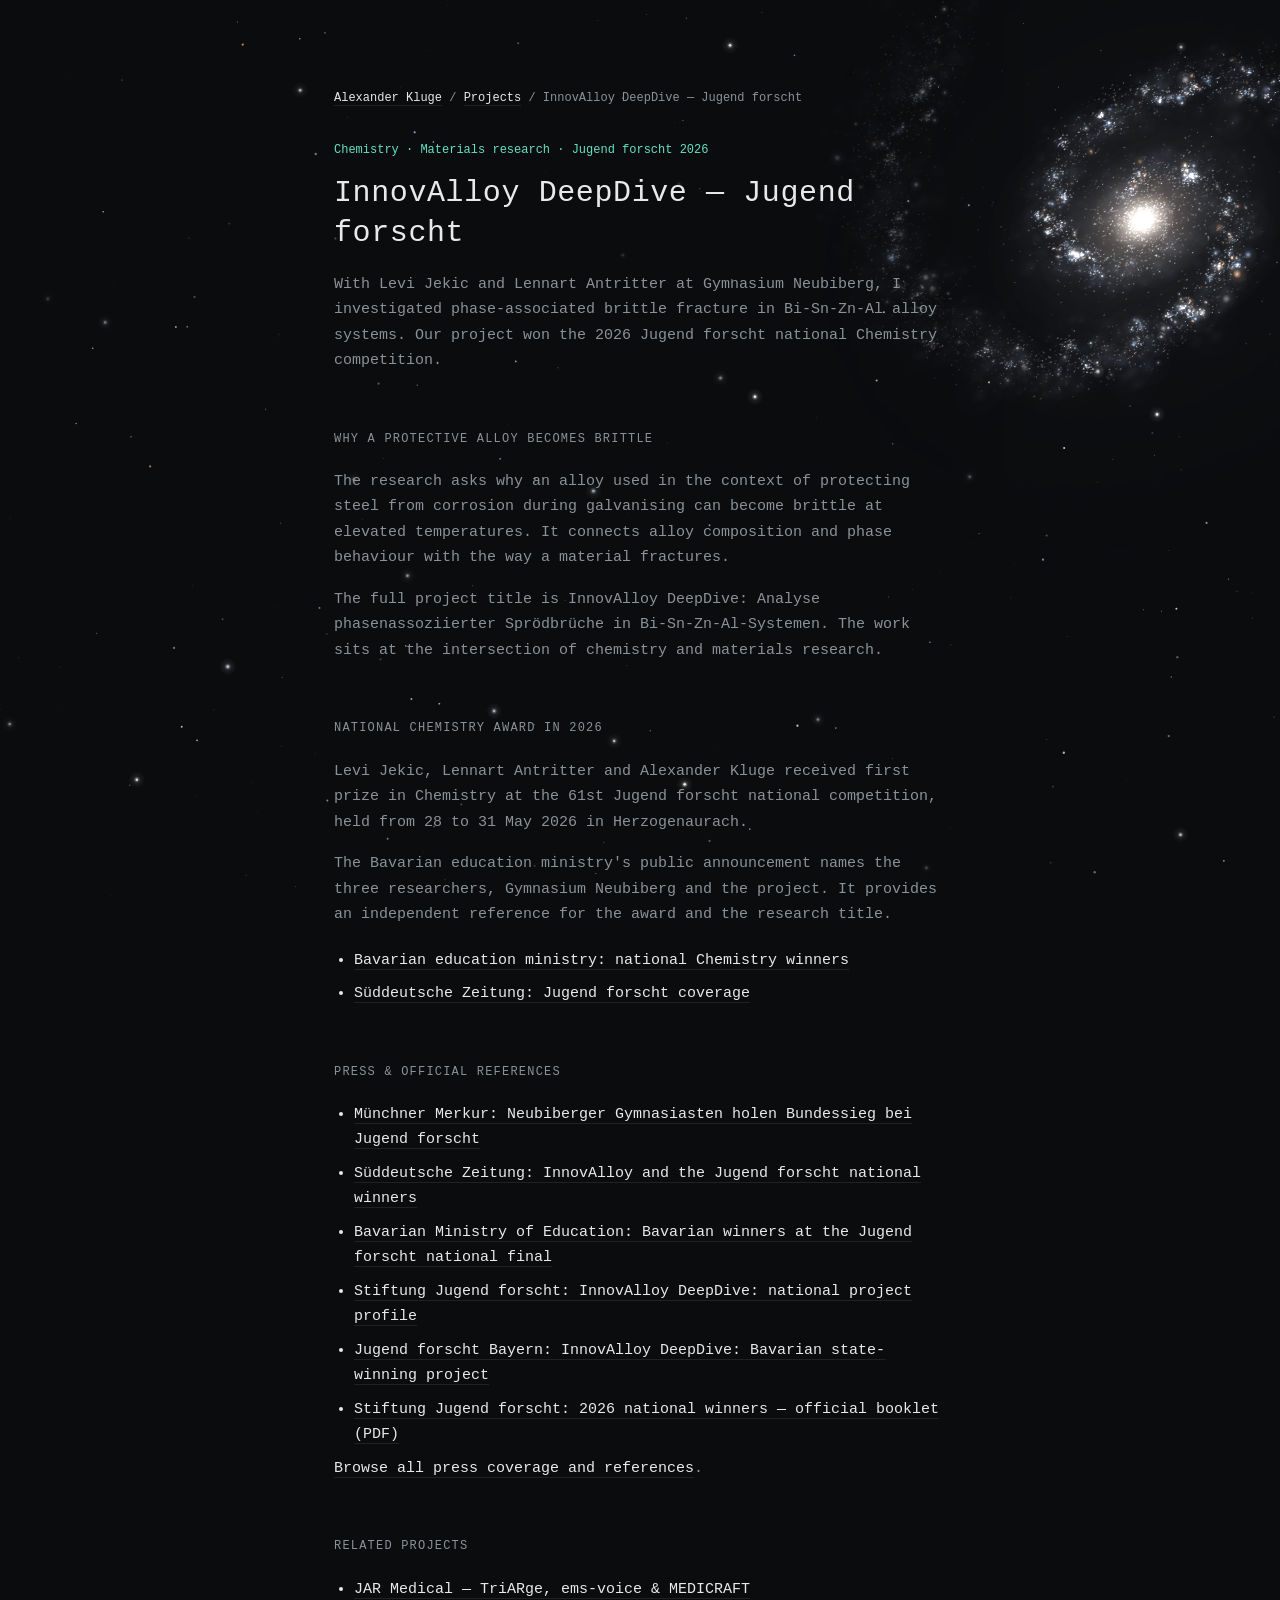
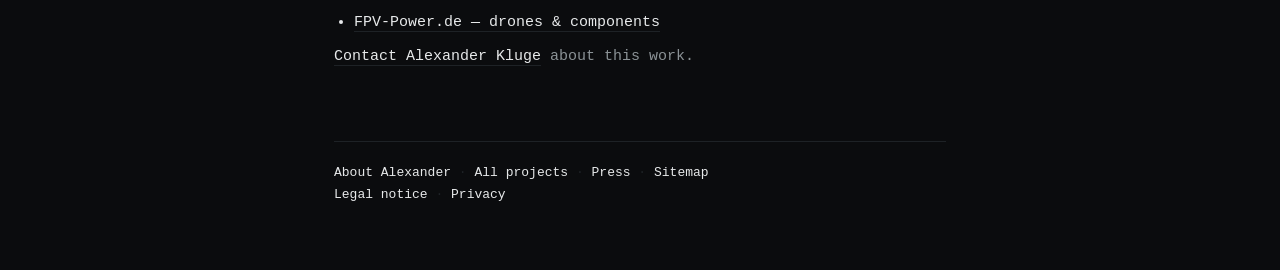
<file: projects/innovalloy-deepdive/index.html>
<!doctype html>
<html lang="en">
<head>
<meta charset="utf-8">
<meta name="viewport" content="width=device-width, initial-scale=1">
<title>InnovAlloy DeepDive: Jugend forscht — Alexander Kluge</title>
<meta name="description" content="InnovAlloy DeepDive by Levi Jekic, Lennart Antritter and Alexander Kluge: Bi-Sn-Zn-Al alloy research and the 2026 Jugend forscht national Chemistry award.">
<meta name="author" content="Alexander Kluge">
<meta name="robots" content="index, follow, max-image-preview:large">
<meta name="theme-color" content="#0b0c0e">
<link rel="canonical" href="https://alexanderh2seo4.github.io/Aboutme/projects/innovalloy-deepdive/">
<meta property="og:type" content="website">
<meta property="og:site_name" content="Alexander Kluge">
<meta property="og:locale" content="en_GB">
<meta property="og:title" content="InnovAlloy DeepDive: Jugend forscht — Alexander Kluge">
<meta property="og:description" content="InnovAlloy DeepDive by Levi Jekic, Lennart Antritter and Alexander Kluge: Bi-Sn-Zn-Al alloy research and the 2026 Jugend forscht national Chemistry award.">
<meta property="og:url" content="https://alexanderh2seo4.github.io/Aboutme/projects/innovalloy-deepdive/">
<meta property="og:image" content="https://alexanderh2seo4.github.io/Aboutme/assets/social-preview.png">
<meta property="og:image:width" content="1200">
<meta property="og:image:height" content="630">
<meta property="og:image:alt" content="Alexander Kluge — software, drones and chemistry projects">
<meta name="twitter:card" content="summary_large_image">
<meta name="twitter:title" content="InnovAlloy DeepDive: Jugend forscht — Alexander Kluge">
<meta name="twitter:description" content="InnovAlloy DeepDive by Levi Jekic, Lennart Antritter and Alexander Kluge: Bi-Sn-Zn-Al alloy research and the 2026 Jugend forscht national Chemistry award.">
<meta name="twitter:image" content="https://alexanderh2seo4.github.io/Aboutme/assets/social-preview.png">
<meta name="twitter:image:alt" content="Alexander Kluge — software, drones and chemistry projects">
<link rel="icon" href="../../assets/favicon.svg" type="image/svg+xml">
<link rel="stylesheet" href="../../style.css?v=4">
<link rel="sitemap" type="application/xml" href="https://alexanderh2seo4.github.io/Aboutme/sitemap.xml">
<script type="application/ld+json">{"@context": "https://schema.org", "@graph": [{"@type": "WebPage", "@id": "https://alexanderh2seo4.github.io/Aboutme/projects/innovalloy-deepdive/#page", "url": "https://alexanderh2seo4.github.io/Aboutme/projects/innovalloy-deepdive/", "name": "InnovAlloy DeepDive: Jugend forscht — Alexander Kluge", "description": "InnovAlloy DeepDive by Levi Jekic, Lennart Antritter and Alexander Kluge: Bi-Sn-Zn-Al alloy research and the 2026 Jugend forscht national Chemistry award.", "inLanguage": "en", "isPartOf": {"@id": "https://alexanderh2seo4.github.io/Aboutme/#website"}, "author": {"@id": "https://alexanderh2seo4.github.io/Aboutme/#alexander-kluge"}, "mainEntity": {"@id": "https://alexanderh2seo4.github.io/Aboutme/projects/innovalloy-deepdive/#project"}}, {"@type": "CreativeWork", "@id": "https://alexanderh2seo4.github.io/Aboutme/projects/innovalloy-deepdive/#project", "url": "https://alexanderh2seo4.github.io/Aboutme/projects/innovalloy-deepdive/", "name": "InnovAlloy DeepDive — Jugend forscht", "description": "With Levi Jekic and Lennart Antritter at Gymnasium Neubiberg, I investigated phase-associated brittle fracture in Bi-Sn-Zn-Al alloy systems. Our project won the 2026 Jugend forscht national Chemistry competition.", "contributor": {"@id": "https://alexanderh2seo4.github.io/Aboutme/#alexander-kluge"}, "subjectOf": [{"@type": "WebPage", "url": "https://www.km.bayern.de/meldung/sensationeller-erfolg-bayerischer-schuelerinnen-und-schueler-beim-bundesfinale-von-jugend-forscht", "name": "Bavarian education ministry: national Chemistry winners"}, {"@type": "WebPage", "url": "https://www.sueddeutsche.de/muenchen/landkreismuenchen/neubiberg-hoehenkirchen-siegertsbrunn-jugend-forscht-bundessieger-li.3492189", "name": "Süddeutsche Zeitung: Jugend forscht coverage"}]}, {"@type": "Person", "@id": "https://alexanderh2seo4.github.io/Aboutme/#alexander-kluge", "name": "Alexander Kluge", "url": "https://alexanderh2seo4.github.io/Aboutme/"}, {"@type": "BreadcrumbList", "itemListElement": [{"@type": "ListItem", "position": 1, "name": "Alexander Kluge", "item": "https://alexanderh2seo4.github.io/Aboutme/"}, {"@type": "ListItem", "position": 2, "name": "Projects", "item": "https://alexanderh2seo4.github.io/Aboutme/projects/"}, {"@type": "ListItem", "position": 3, "name": "InnovAlloy DeepDive — Jugend forscht", "item": "https://alexanderh2seo4.github.io/Aboutme/projects/innovalloy-deepdive/"}]}]}</script>
</head>
<body>
<canvas id="sky" aria-hidden="true"></canvas>
<a class="skip-link" href="#main">Skip to content</a>
<main class="wrap project-page" id="main">
  <nav class="breadcrumbs" aria-label="Breadcrumb">
    <a href="../../">Alexander Kluge</a> / <a href="../">Projects</a> / <span aria-current="page">InnovAlloy DeepDive — Jugend forscht</span>
  </nav>
  <header>
    <p class="eyebrow">Chemistry · Materials research · Jugend forscht 2026</p>
    <h1>InnovAlloy DeepDive — Jugend forscht</h1>
    <p class="project-lead">With Levi Jekic and Lennart Antritter at Gymnasium Neubiberg, I investigated phase-associated brittle fracture in Bi-Sn-Zn-Al alloy systems. Our project won the 2026 Jugend forscht national Chemistry competition.</p>
  </header>
  <section>
    <h2>Why a protective alloy becomes brittle</h2>
    <p>The research asks why an alloy used in the context of protecting steel from corrosion during galvanising can become brittle at elevated temperatures. It connects alloy composition and phase behaviour with the way a material fractures.</p>
    <p>The full project title is InnovAlloy DeepDive: Analyse phasenassoziierter Sprödbrüche in Bi-Sn-Zn-Al-Systemen. The work sits at the intersection of chemistry and materials research.</p>
  </section>
  <section>
    <h2>National Chemistry award in 2026</h2>
    <p>Levi Jekic, Lennart Antritter and Alexander Kluge received first prize in Chemistry at the 61st Jugend forscht national competition, held from 28 to 31 May 2026 in Herzogenaurach.</p>
    <p>The Bavarian education ministry&#x27;s public announcement names the three researchers, Gymnasium Neubiberg and the project. It provides an independent reference for the award and the research title.</p>
<ul class="project-links">
  <li><a href="https://www.km.bayern.de/meldung/sensationeller-erfolg-bayerischer-schuelerinnen-und-schueler-beim-bundesfinale-von-jugend-forscht">Bavarian education ministry: national Chemistry winners</a></li>
  <li><a href="https://www.sueddeutsche.de/muenchen/landkreismuenchen/neubiberg-hoehenkirchen-siegertsbrunn-jugend-forscht-bundessieger-li.3492189">Süddeutsche Zeitung: Jugend forscht coverage</a></li>
</ul>
  </section>
  <section>
    <h2>Press &amp; official references</h2>
<ul class="project-links">
  <li><a href="https://www.merkur.de/lokales/muenchen-lk/neubiberg-ort29121/neubiberger-gymnasiasten-holen-bundessieg-bei-jugend-forscht-94345123.html">Münchner Merkur: Neubiberger Gymnasiasten holen Bundessieg bei Jugend forscht</a></li>
  <li><a href="https://www.sueddeutsche.de/muenchen/landkreismuenchen/neubiberg-hoehenkirchen-siegertsbrunn-jugend-forscht-bundessieger-li.3492189">Süddeutsche Zeitung: InnovAlloy and the Jugend forscht national winners</a></li>
  <li><a href="https://www.km.bayern.de/meldung/sensationeller-erfolg-bayerischer-schuelerinnen-und-schueler-beim-bundesfinale-von-jugend-forscht">Bavarian Ministry of Education: Bavarian winners at the Jugend forscht national final</a></li>
  <li><a href="https://www.jugend-forscht.de/index.php?cHash=8ce9c0e59516ddbc1af5e058c6744c50&amp;id=262&amp;tx_smsjufoprojects_smsjufprojectdb%5Baction%5D=show&amp;tx_smsjufoprojects_smsjufprojectdb%5Bcontroller%5D=Project&amp;tx_smsjufoprojects_smsjufprojectdb%5Bproject%5D=7816">Stiftung Jugend forscht: InnovAlloy DeepDive: national project profile</a></li>
  <li><a href="https://www.jugend-forscht-bayern.de/landeswettbewerb-bayern/landeswettbewerb-jugend-forscht/gewinner-und-gewinnerinnen-2026/das-sind-die-gewinner-2026/anzeigen/innovalloy-deepdive-analyse-phasenassoziierter-sproedbrueche-in-bi-sn-zn-al-systemen/">Jugend forscht Bayern: InnovAlloy DeepDive: Bavarian state-winning project</a></li>
  <li><a href="https://www.jugend-forscht.de/fileadmin/user_upload/Downloadcenter/Bundeswettbewerb/Bundeswettbewerb_2026/Jugend_forscht_Bundessiegerinnen_und_Bundessieger_2026.pdf">Stiftung Jugend forscht: 2026 national winners — official booklet (PDF)</a></li>
</ul>
    <p><a href="../../press/">Browse all press coverage and references</a>.</p>
  </section>
  <section>
    <h2>Related projects</h2>
<ul class="project-links">
  <li><a href="../jar-medical/">JAR Medical — TriARge, ems-voice &amp; MEDICRAFT</a></li>
  <li><a href="../fpv-power/">FPV-Power.de — drones &amp; components</a></li>
</ul>
    <p><a href="../../#contact">Contact Alexander Kluge</a> about this work.</p>
  </section>
  <footer>
    <a href="../../">About Alexander</a> <span class="dot">·</span>
    <a href="../../projects/">All projects</a> <span class="dot">·</span>
    <a href="../../press/">Press</a> <span class="dot">·</span>
    <a href="../../sitemap.xml">Sitemap</a><br>
    <a href="../../impressum.html">Legal notice</a> <span class="dot">·</span>
    <a href="../../datenschutz.html">Privacy</a>
  </footer>
</main>
<script src="../../stars.js?v=3" defer></script>
</body>
</html>
</file>
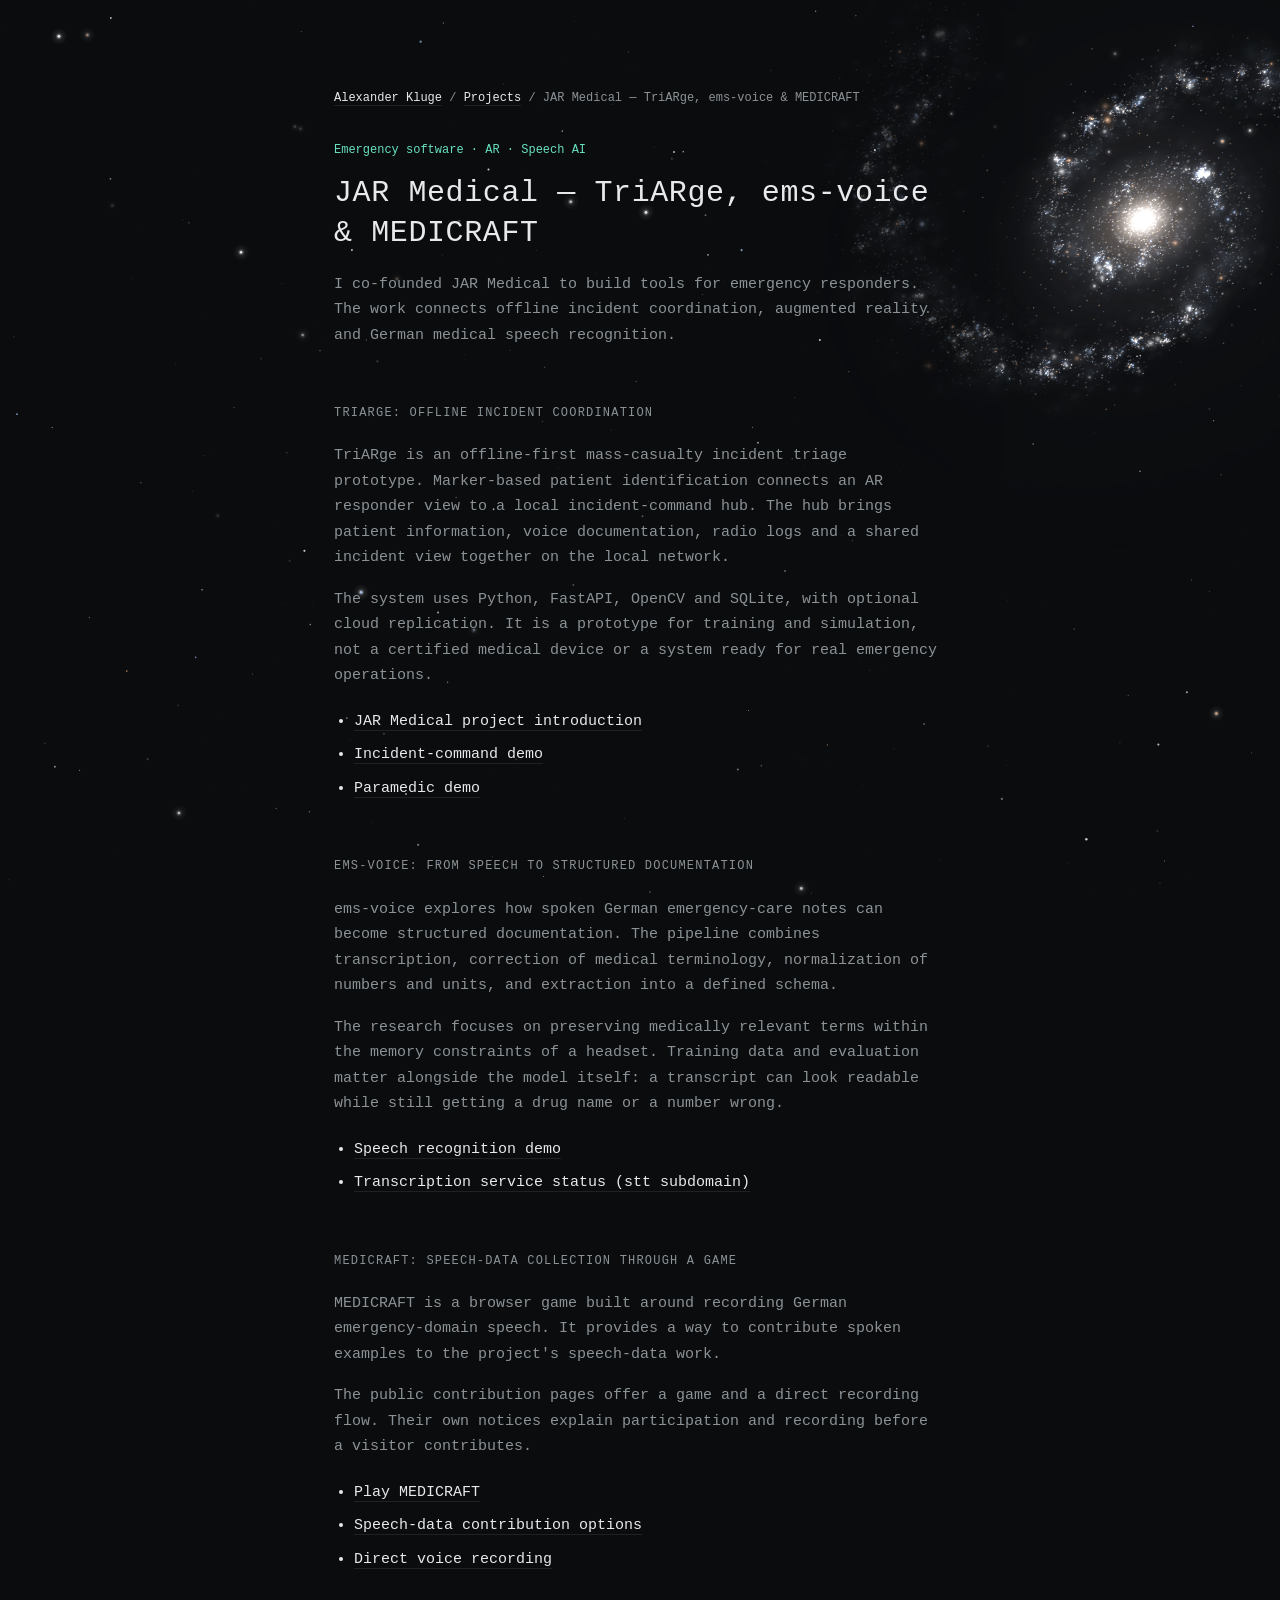
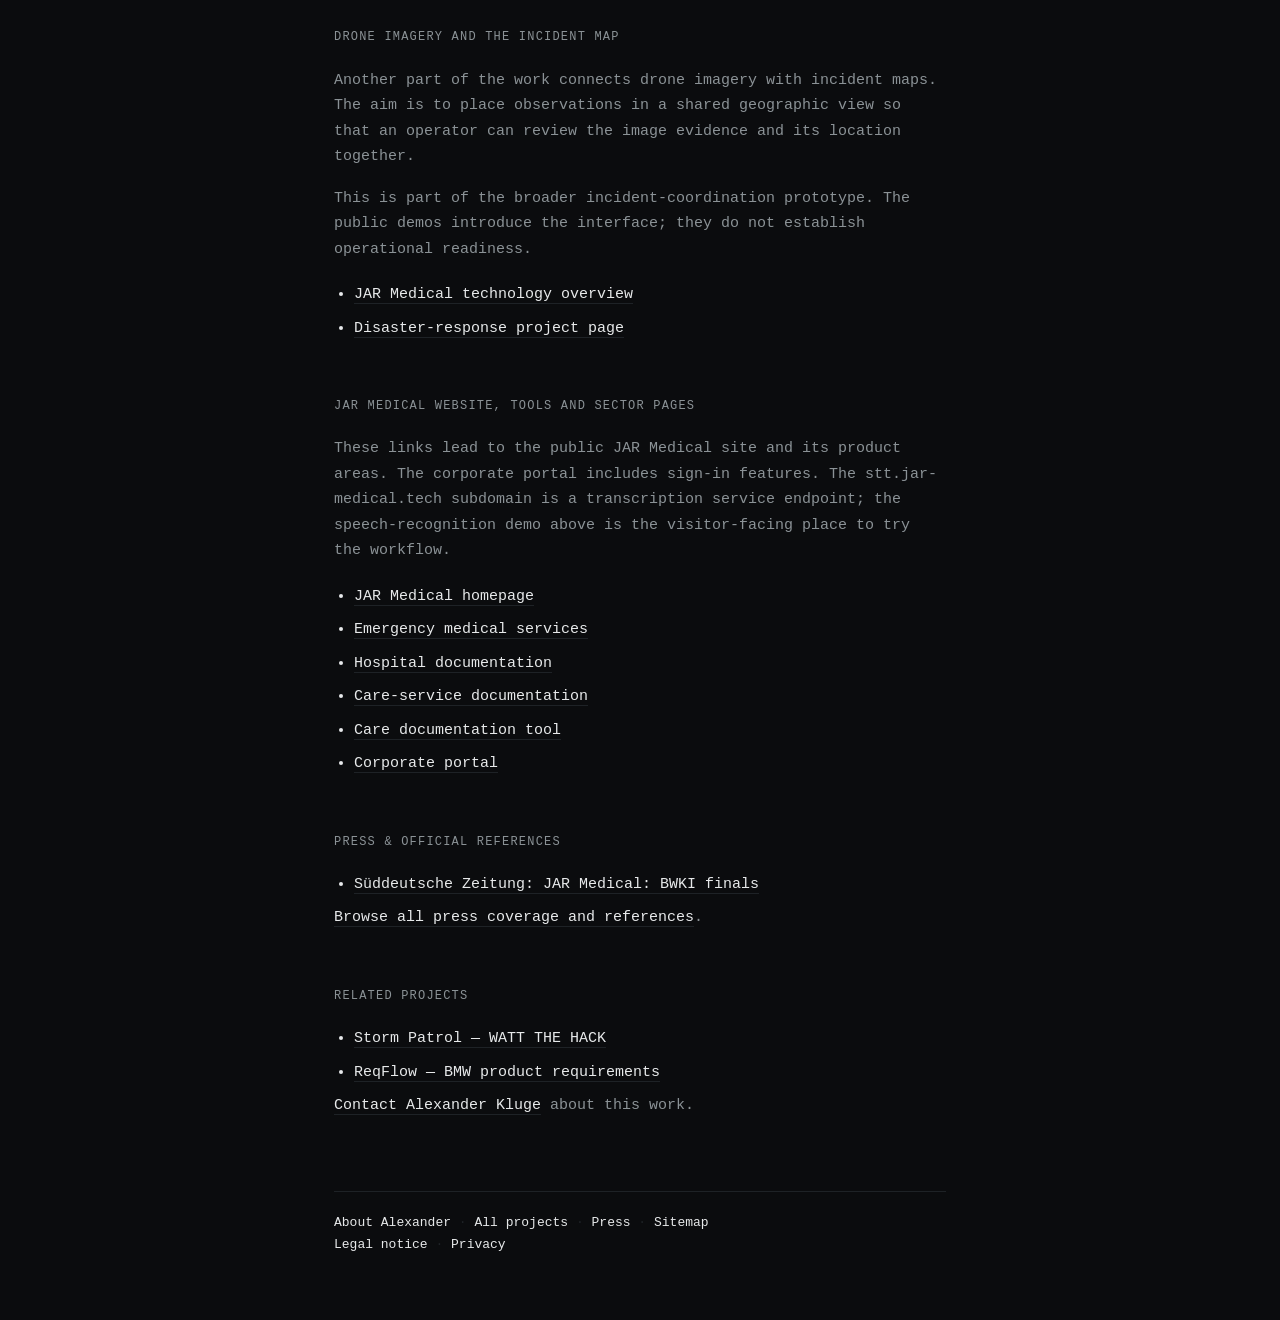
<file: projects/jar-medical/index.html>
<!doctype html>
<html lang="en">
<head>
<meta charset="utf-8">
<meta name="viewport" content="width=device-width, initial-scale=1">
<title>JAR Medical Projects — Alexander Kluge</title>
<meta name="description" content="Alexander Kluge&#x27;s JAR Medical projects: offline triage with TriARge, EMS speech documentation, MEDICRAFT and links to public demos and healthcare tools.">
<meta name="author" content="Alexander Kluge">
<meta name="robots" content="index, follow, max-image-preview:large">
<meta name="theme-color" content="#0b0c0e">
<link rel="canonical" href="https://alexanderh2seo4.github.io/Aboutme/projects/jar-medical/">
<meta property="og:type" content="website">
<meta property="og:site_name" content="Alexander Kluge">
<meta property="og:locale" content="en_GB">
<meta property="og:title" content="JAR Medical Projects — Alexander Kluge">
<meta property="og:description" content="Alexander Kluge&#x27;s JAR Medical projects: offline triage with TriARge, EMS speech documentation, MEDICRAFT and links to public demos and healthcare tools.">
<meta property="og:url" content="https://alexanderh2seo4.github.io/Aboutme/projects/jar-medical/">
<meta property="og:image" content="https://alexanderh2seo4.github.io/Aboutme/assets/social-preview.png">
<meta property="og:image:width" content="1200">
<meta property="og:image:height" content="630">
<meta property="og:image:alt" content="Alexander Kluge — software, drones and chemistry projects">
<meta name="twitter:card" content="summary_large_image">
<meta name="twitter:title" content="JAR Medical Projects — Alexander Kluge">
<meta name="twitter:description" content="Alexander Kluge&#x27;s JAR Medical projects: offline triage with TriARge, EMS speech documentation, MEDICRAFT and links to public demos and healthcare tools.">
<meta name="twitter:image" content="https://alexanderh2seo4.github.io/Aboutme/assets/social-preview.png">
<meta name="twitter:image:alt" content="Alexander Kluge — software, drones and chemistry projects">
<link rel="icon" href="../../assets/favicon.svg" type="image/svg+xml">
<link rel="stylesheet" href="../../style.css?v=4">
<link rel="sitemap" type="application/xml" href="https://alexanderh2seo4.github.io/Aboutme/sitemap.xml">
<script type="application/ld+json">{"@context": "https://schema.org", "@graph": [{"@type": "WebPage", "@id": "https://alexanderh2seo4.github.io/Aboutme/projects/jar-medical/#page", "url": "https://alexanderh2seo4.github.io/Aboutme/projects/jar-medical/", "name": "JAR Medical Projects — Alexander Kluge", "description": "Alexander Kluge's JAR Medical projects: offline triage with TriARge, EMS speech documentation, MEDICRAFT and links to public demos and healthcare tools.", "inLanguage": "en", "isPartOf": {"@id": "https://alexanderh2seo4.github.io/Aboutme/#website"}, "author": {"@id": "https://alexanderh2seo4.github.io/Aboutme/#alexander-kluge"}, "mainEntity": {"@id": "https://alexanderh2seo4.github.io/Aboutme/projects/jar-medical/#project"}}, {"@type": "CreativeWork", "@id": "https://alexanderh2seo4.github.io/Aboutme/projects/jar-medical/#project", "url": "https://alexanderh2seo4.github.io/Aboutme/projects/jar-medical/", "name": "JAR Medical — TriARge, ems-voice & MEDICRAFT", "description": "I co-founded JAR Medical to build tools for emergency responders. The work connects offline incident coordination, augmented reality and German medical speech recognition.", "contributor": {"@id": "https://alexanderh2seo4.github.io/Aboutme/#alexander-kluge"}, "subjectOf": [{"@type": "WebPage", "url": "https://jar-medical.tech/info/", "name": "JAR Medical project introduction"}, {"@type": "WebPage", "url": "https://jar-medical.tech/demo/neubiberg/", "name": "Incident-command demo"}, {"@type": "WebPage", "url": "https://jar-medical.tech/demo/paramedic/", "name": "Paramedic demo"}, {"@type": "WebPage", "url": "https://jar-medical.tech/demo/asr/", "name": "Speech recognition demo"}, {"@type": "WebPage", "url": "https://stt.jar-medical.tech/health", "name": "Transcription service status (stt subdomain)"}, {"@type": "WebPage", "url": "https://jar-medical.tech/demo/DataSet/", "name": "Play MEDICRAFT"}, {"@type": "WebPage", "url": "https://jar-medical.tech/mitmachen.html", "name": "Speech-data contribution options"}, {"@type": "WebPage", "url": "https://jar-medical.tech/mitmachen-aufnahme.html", "name": "Direct voice recording"}, {"@type": "WebPage", "url": "https://jar-medical.tech/#technologie", "name": "JAR Medical technology overview"}, {"@type": "WebPage", "url": "https://jar-medical.tech/katastrophenschutz.html", "name": "Disaster-response project page"}, {"@type": "WebPage", "url": "https://jar-medical.tech/", "name": "JAR Medical homepage"}, {"@type": "WebPage", "url": "https://jar-medical.tech/rettungsdienst.html", "name": "Emergency medical services"}, {"@type": "WebPage", "url": "https://jar-medical.tech/krankenhaus.html", "name": "Hospital documentation"}, {"@type": "WebPage", "url": "https://jar-medical.tech/pflegedienst.html", "name": "Care-service documentation"}, {"@type": "WebPage", "url": "https://jar-medical.tech/pflege/", "name": "Care documentation tool"}, {"@type": "WebPage", "url": "https://jar-medical.tech/corporate/", "name": "Corporate portal"}]}, {"@type": "Person", "@id": "https://alexanderh2seo4.github.io/Aboutme/#alexander-kluge", "name": "Alexander Kluge", "url": "https://alexanderh2seo4.github.io/Aboutme/"}, {"@type": "BreadcrumbList", "itemListElement": [{"@type": "ListItem", "position": 1, "name": "Alexander Kluge", "item": "https://alexanderh2seo4.github.io/Aboutme/"}, {"@type": "ListItem", "position": 2, "name": "Projects", "item": "https://alexanderh2seo4.github.io/Aboutme/projects/"}, {"@type": "ListItem", "position": 3, "name": "JAR Medical — TriARge, ems-voice & MEDICRAFT", "item": "https://alexanderh2seo4.github.io/Aboutme/projects/jar-medical/"}]}]}</script>
</head>
<body>
<canvas id="sky" aria-hidden="true"></canvas>
<a class="skip-link" href="#main">Skip to content</a>
<main class="wrap project-page" id="main">
  <nav class="breadcrumbs" aria-label="Breadcrumb">
    <a href="../../">Alexander Kluge</a> / <a href="../">Projects</a> / <span aria-current="page">JAR Medical — TriARge, ems-voice &amp; MEDICRAFT</span>
  </nav>
  <header>
    <p class="eyebrow">Emergency software · AR · Speech AI</p>
    <h1>JAR Medical — TriARge, ems-voice &amp; MEDICRAFT</h1>
    <p class="project-lead">I co-founded JAR Medical to build tools for emergency responders. The work connects offline incident coordination, augmented reality and German medical speech recognition.</p>
  </header>
  <section id="triarge">
    <h2>TriARge: offline incident coordination</h2>
    <p>TriARge is an offline-first mass-casualty incident triage prototype. Marker-based patient identification connects an AR responder view to a local incident-command hub. The hub brings patient information, voice documentation, radio logs and a shared incident view together on the local network.</p>
    <p>The system uses Python, FastAPI, OpenCV and SQLite, with optional cloud replication. It is a prototype for training and simulation, not a certified medical device or a system ready for real emergency operations.</p>
<ul class="project-links">
  <li><a href="https://jar-medical.tech/info/">JAR Medical project introduction</a></li>
  <li><a href="https://jar-medical.tech/demo/neubiberg/">Incident-command demo</a></li>
  <li><a href="https://jar-medical.tech/demo/paramedic/">Paramedic demo</a></li>
</ul>
  </section>
  <section id="ems-voice">
    <h2>ems-voice: from speech to structured documentation</h2>
    <p>ems-voice explores how spoken German emergency-care notes can become structured documentation. The pipeline combines transcription, correction of medical terminology, normalization of numbers and units, and extraction into a defined schema.</p>
    <p>The research focuses on preserving medically relevant terms within the memory constraints of a headset. Training data and evaluation matter alongside the model itself: a transcript can look readable while still getting a drug name or a number wrong.</p>
<ul class="project-links">
  <li><a href="https://jar-medical.tech/demo/asr/">Speech recognition demo</a></li>
  <li><a href="https://stt.jar-medical.tech/health">Transcription service status (stt subdomain)</a></li>
</ul>
  </section>
  <section id="medicraft">
    <h2>MEDICRAFT: speech-data collection through a game</h2>
    <p>MEDICRAFT is a browser game built around recording German emergency-domain speech. It provides a way to contribute spoken examples to the project&#x27;s speech-data work.</p>
    <p>The public contribution pages offer a game and a direct recording flow. Their own notices explain participation and recording before a visitor contributes.</p>
<ul class="project-links">
  <li><a href="https://jar-medical.tech/demo/DataSet/">Play MEDICRAFT</a></li>
  <li><a href="https://jar-medical.tech/mitmachen.html">Speech-data contribution options</a></li>
  <li><a href="https://jar-medical.tech/mitmachen-aufnahme.html">Direct voice recording</a></li>
</ul>
  </section>
  <section id="drone-imagery">
    <h2>Drone imagery and the incident map</h2>
    <p>Another part of the work connects drone imagery with incident maps. The aim is to place observations in a shared geographic view so that an operator can review the image evidence and its location together.</p>
    <p>This is part of the broader incident-coordination prototype. The public demos introduce the interface; they do not establish operational readiness.</p>
<ul class="project-links">
  <li><a href="https://jar-medical.tech/#technologie">JAR Medical technology overview</a></li>
  <li><a href="https://jar-medical.tech/katastrophenschutz.html">Disaster-response project page</a></li>
</ul>
  </section>
  <section id="websites">
    <h2>JAR Medical website, tools and sector pages</h2>
    <p>These links lead to the public JAR Medical site and its product areas. The corporate portal includes sign-in features. The stt.jar-medical.tech subdomain is a transcription service endpoint; the speech-recognition demo above is the visitor-facing place to try the workflow.</p>
<ul class="project-links">
  <li><a href="https://jar-medical.tech/">JAR Medical homepage</a></li>
  <li><a href="https://jar-medical.tech/rettungsdienst.html">Emergency medical services</a></li>
  <li><a href="https://jar-medical.tech/krankenhaus.html">Hospital documentation</a></li>
  <li><a href="https://jar-medical.tech/pflegedienst.html">Care-service documentation</a></li>
  <li><a href="https://jar-medical.tech/pflege/">Care documentation tool</a></li>
  <li><a href="https://jar-medical.tech/corporate/">Corporate portal</a></li>
</ul>
  </section>
  <section>
    <h2>Press &amp; official references</h2>
<ul class="project-links">
  <li><a href="https://www.sueddeutsche.de/muenchen/landkreismuenchen/neubiberg-putzbrunn-kuenstliche-intelligenz-katastrophenschutz-bundeswettbewerb-li.3570070">Süddeutsche Zeitung: JAR Medical: BWKI finals</a></li>
</ul>
    <p><a href="../../press/">Browse all press coverage and references</a>.</p>
  </section>
  <section>
    <h2>Related projects</h2>
<ul class="project-links">
  <li><a href="../storm-patrol/">Storm Patrol — WATT THE HACK</a></li>
  <li><a href="../reqflow/">ReqFlow — BMW product requirements</a></li>
</ul>
    <p><a href="../../#contact">Contact Alexander Kluge</a> about this work.</p>
  </section>
  <footer>
    <a href="../../">About Alexander</a> <span class="dot">·</span>
    <a href="../../projects/">All projects</a> <span class="dot">·</span>
    <a href="../../press/">Press</a> <span class="dot">·</span>
    <a href="../../sitemap.xml">Sitemap</a><br>
    <a href="../../impressum.html">Legal notice</a> <span class="dot">·</span>
    <a href="../../datenschutz.html">Privacy</a>
  </footer>
</main>
<script src="../../stars.js?v=3" defer></script>
</body>
</html>
</file>
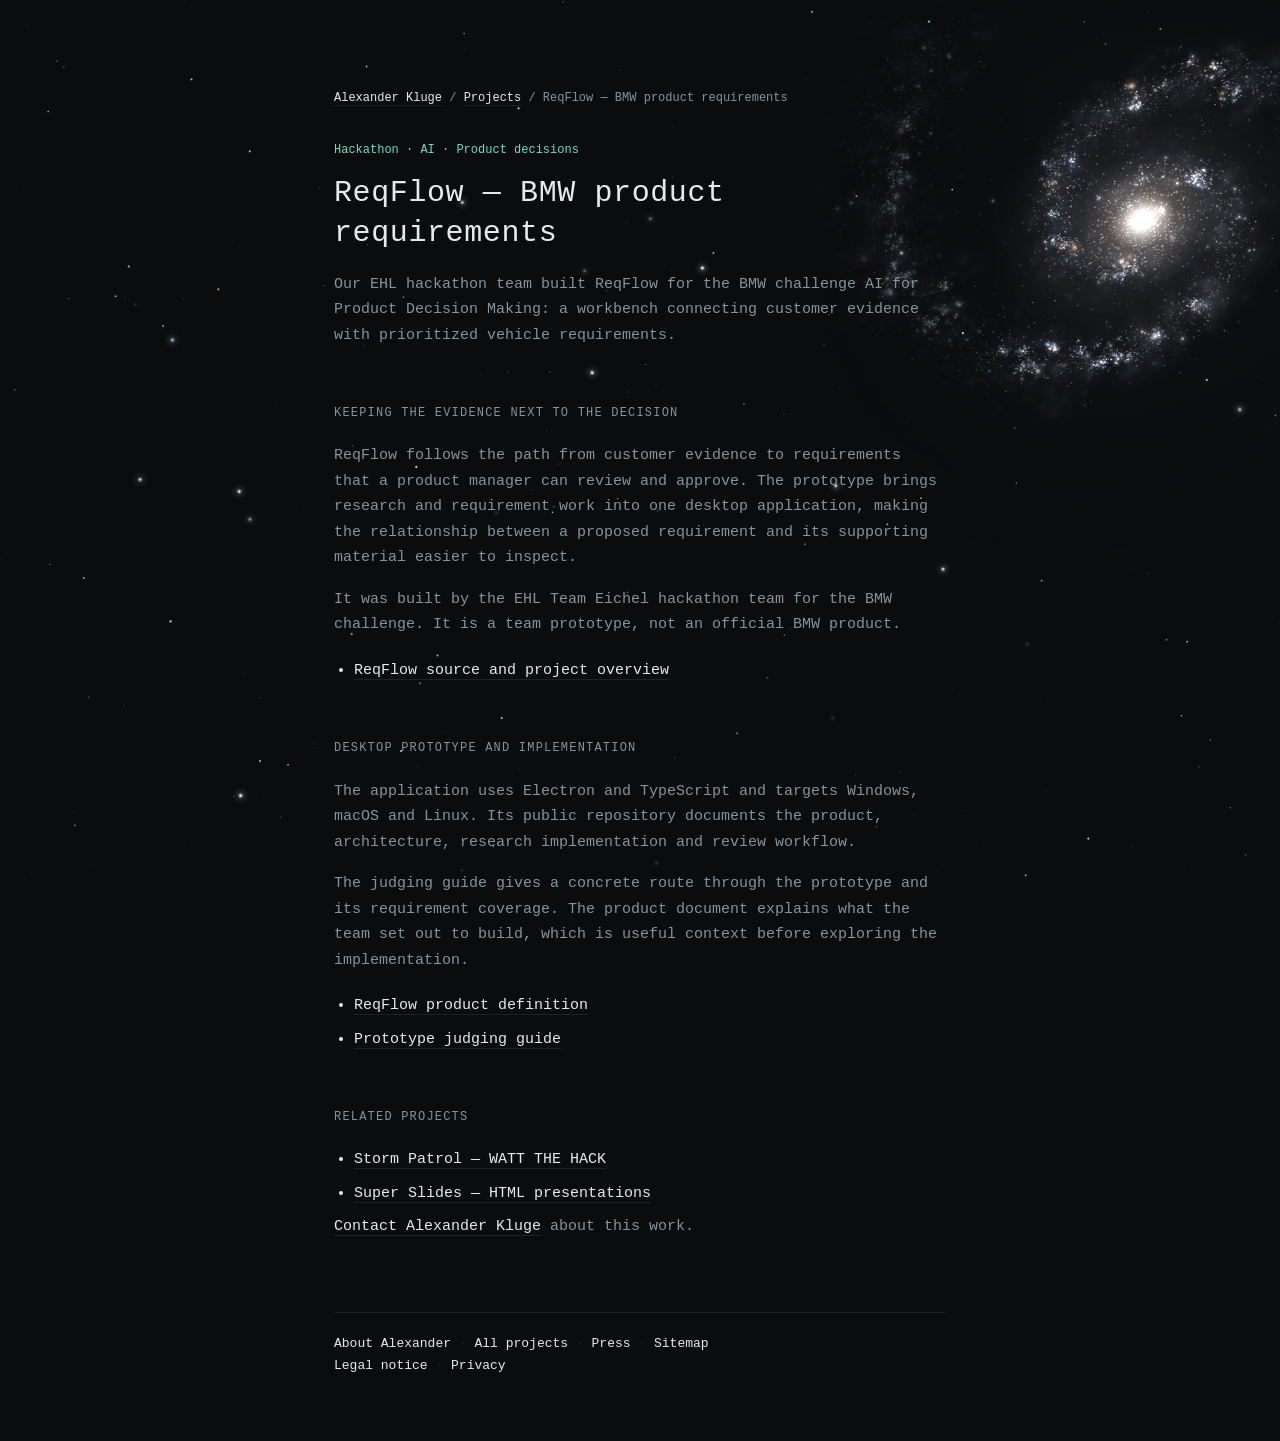
<file: projects/reqflow/index.html>
<!doctype html>
<html lang="en">
<head>
<meta charset="utf-8">
<meta name="viewport" content="width=device-width, initial-scale=1">
<title>ReqFlow BMW Hackathon Project — Alexander Kluge</title>
<meta name="description" content="ReqFlow is an EHL hackathon prototype for the BMW AI for Product Decision Making challenge, connecting customer evidence to reviewed vehicle requirements.">
<meta name="author" content="Alexander Kluge">
<meta name="robots" content="index, follow, max-image-preview:large">
<meta name="theme-color" content="#0b0c0e">
<link rel="canonical" href="https://alexanderh2seo4.github.io/Aboutme/projects/reqflow/">
<meta property="og:type" content="website">
<meta property="og:site_name" content="Alexander Kluge">
<meta property="og:locale" content="en_GB">
<meta property="og:title" content="ReqFlow BMW Hackathon Project — Alexander Kluge">
<meta property="og:description" content="ReqFlow is an EHL hackathon prototype for the BMW AI for Product Decision Making challenge, connecting customer evidence to reviewed vehicle requirements.">
<meta property="og:url" content="https://alexanderh2seo4.github.io/Aboutme/projects/reqflow/">
<meta property="og:image" content="https://alexanderh2seo4.github.io/Aboutme/assets/social-preview.png">
<meta property="og:image:width" content="1200">
<meta property="og:image:height" content="630">
<meta property="og:image:alt" content="Alexander Kluge — software, drones and chemistry projects">
<meta name="twitter:card" content="summary_large_image">
<meta name="twitter:title" content="ReqFlow BMW Hackathon Project — Alexander Kluge">
<meta name="twitter:description" content="ReqFlow is an EHL hackathon prototype for the BMW AI for Product Decision Making challenge, connecting customer evidence to reviewed vehicle requirements.">
<meta name="twitter:image" content="https://alexanderh2seo4.github.io/Aboutme/assets/social-preview.png">
<meta name="twitter:image:alt" content="Alexander Kluge — software, drones and chemistry projects">
<link rel="icon" href="../../assets/favicon.svg" type="image/svg+xml">
<link rel="stylesheet" href="../../style.css?v=4">
<link rel="sitemap" type="application/xml" href="https://alexanderh2seo4.github.io/Aboutme/sitemap.xml">
<script type="application/ld+json">{"@context": "https://schema.org", "@graph": [{"@type": "WebPage", "@id": "https://alexanderh2seo4.github.io/Aboutme/projects/reqflow/#page", "url": "https://alexanderh2seo4.github.io/Aboutme/projects/reqflow/", "name": "ReqFlow BMW Hackathon Project — Alexander Kluge", "description": "ReqFlow is an EHL hackathon prototype for the BMW AI for Product Decision Making challenge, connecting customer evidence to reviewed vehicle requirements.", "inLanguage": "en", "isPartOf": {"@id": "https://alexanderh2seo4.github.io/Aboutme/#website"}, "author": {"@id": "https://alexanderh2seo4.github.io/Aboutme/#alexander-kluge"}, "mainEntity": {"@id": "https://alexanderh2seo4.github.io/Aboutme/projects/reqflow/#project"}}, {"@type": "CreativeWork", "@id": "https://alexanderh2seo4.github.io/Aboutme/projects/reqflow/#project", "url": "https://alexanderh2seo4.github.io/Aboutme/projects/reqflow/", "name": "ReqFlow — BMW product requirements", "description": "Our EHL hackathon team built ReqFlow for the BMW challenge AI for Product Decision Making: a workbench connecting customer evidence with prioritized vehicle requirements.", "contributor": {"@id": "https://alexanderh2seo4.github.io/Aboutme/#alexander-kluge"}, "subjectOf": [{"@type": "WebPage", "url": "https://github.com/EHL-Team-Eichel/reqflow", "name": "ReqFlow source and project overview"}, {"@type": "WebPage", "url": "https://github.com/EHL-Team-Eichel/reqflow/blob/main/PRODUCT.md", "name": "ReqFlow product definition"}, {"@type": "WebPage", "url": "https://github.com/EHL-Team-Eichel/reqflow/blob/main/JUDGING.md", "name": "Prototype judging guide"}]}, {"@type": "Person", "@id": "https://alexanderh2seo4.github.io/Aboutme/#alexander-kluge", "name": "Alexander Kluge", "url": "https://alexanderh2seo4.github.io/Aboutme/"}, {"@type": "BreadcrumbList", "itemListElement": [{"@type": "ListItem", "position": 1, "name": "Alexander Kluge", "item": "https://alexanderh2seo4.github.io/Aboutme/"}, {"@type": "ListItem", "position": 2, "name": "Projects", "item": "https://alexanderh2seo4.github.io/Aboutme/projects/"}, {"@type": "ListItem", "position": 3, "name": "ReqFlow — BMW product requirements", "item": "https://alexanderh2seo4.github.io/Aboutme/projects/reqflow/"}]}]}</script>
</head>
<body>
<canvas id="sky" aria-hidden="true"></canvas>
<a class="skip-link" href="#main">Skip to content</a>
<main class="wrap project-page" id="main">
  <nav class="breadcrumbs" aria-label="Breadcrumb">
    <a href="../../">Alexander Kluge</a> / <a href="../">Projects</a> / <span aria-current="page">ReqFlow — BMW product requirements</span>
  </nav>
  <header>
    <p class="eyebrow">Hackathon · AI · Product decisions</p>
    <h1>ReqFlow — BMW product requirements</h1>
    <p class="project-lead">Our EHL hackathon team built ReqFlow for the BMW challenge AI for Product Decision Making: a workbench connecting customer evidence with prioritized vehicle requirements.</p>
  </header>
  <section>
    <h2>Keeping the evidence next to the decision</h2>
    <p>ReqFlow follows the path from customer evidence to requirements that a product manager can review and approve. The prototype brings research and requirement work into one desktop application, making the relationship between a proposed requirement and its supporting material easier to inspect.</p>
    <p>It was built by the EHL Team Eichel hackathon team for the BMW challenge. It is a team prototype, not an official BMW product.</p>
<ul class="project-links">
  <li><a href="https://github.com/EHL-Team-Eichel/reqflow">ReqFlow source and project overview</a></li>
</ul>
  </section>
  <section>
    <h2>Desktop prototype and implementation</h2>
    <p>The application uses Electron and TypeScript and targets Windows, macOS and Linux. Its public repository documents the product, architecture, research implementation and review workflow.</p>
    <p>The judging guide gives a concrete route through the prototype and its requirement coverage. The product document explains what the team set out to build, which is useful context before exploring the implementation.</p>
<ul class="project-links">
  <li><a href="https://github.com/EHL-Team-Eichel/reqflow/blob/main/PRODUCT.md">ReqFlow product definition</a></li>
  <li><a href="https://github.com/EHL-Team-Eichel/reqflow/blob/main/JUDGING.md">Prototype judging guide</a></li>
</ul>
  </section>
  <section>
    <h2>Related projects</h2>
<ul class="project-links">
  <li><a href="../storm-patrol/">Storm Patrol — WATT THE HACK</a></li>
  <li><a href="../super-slides/">Super Slides — HTML presentations</a></li>
</ul>
    <p><a href="../../#contact">Contact Alexander Kluge</a> about this work.</p>
  </section>
  <footer>
    <a href="../../">About Alexander</a> <span class="dot">·</span>
    <a href="../../projects/">All projects</a> <span class="dot">·</span>
    <a href="../../press/">Press</a> <span class="dot">·</span>
    <a href="../../sitemap.xml">Sitemap</a><br>
    <a href="../../impressum.html">Legal notice</a> <span class="dot">·</span>
    <a href="../../datenschutz.html">Privacy</a>
  </footer>
</main>
<script src="../../stars.js?v=3" defer></script>
</body>
</html>
</file>
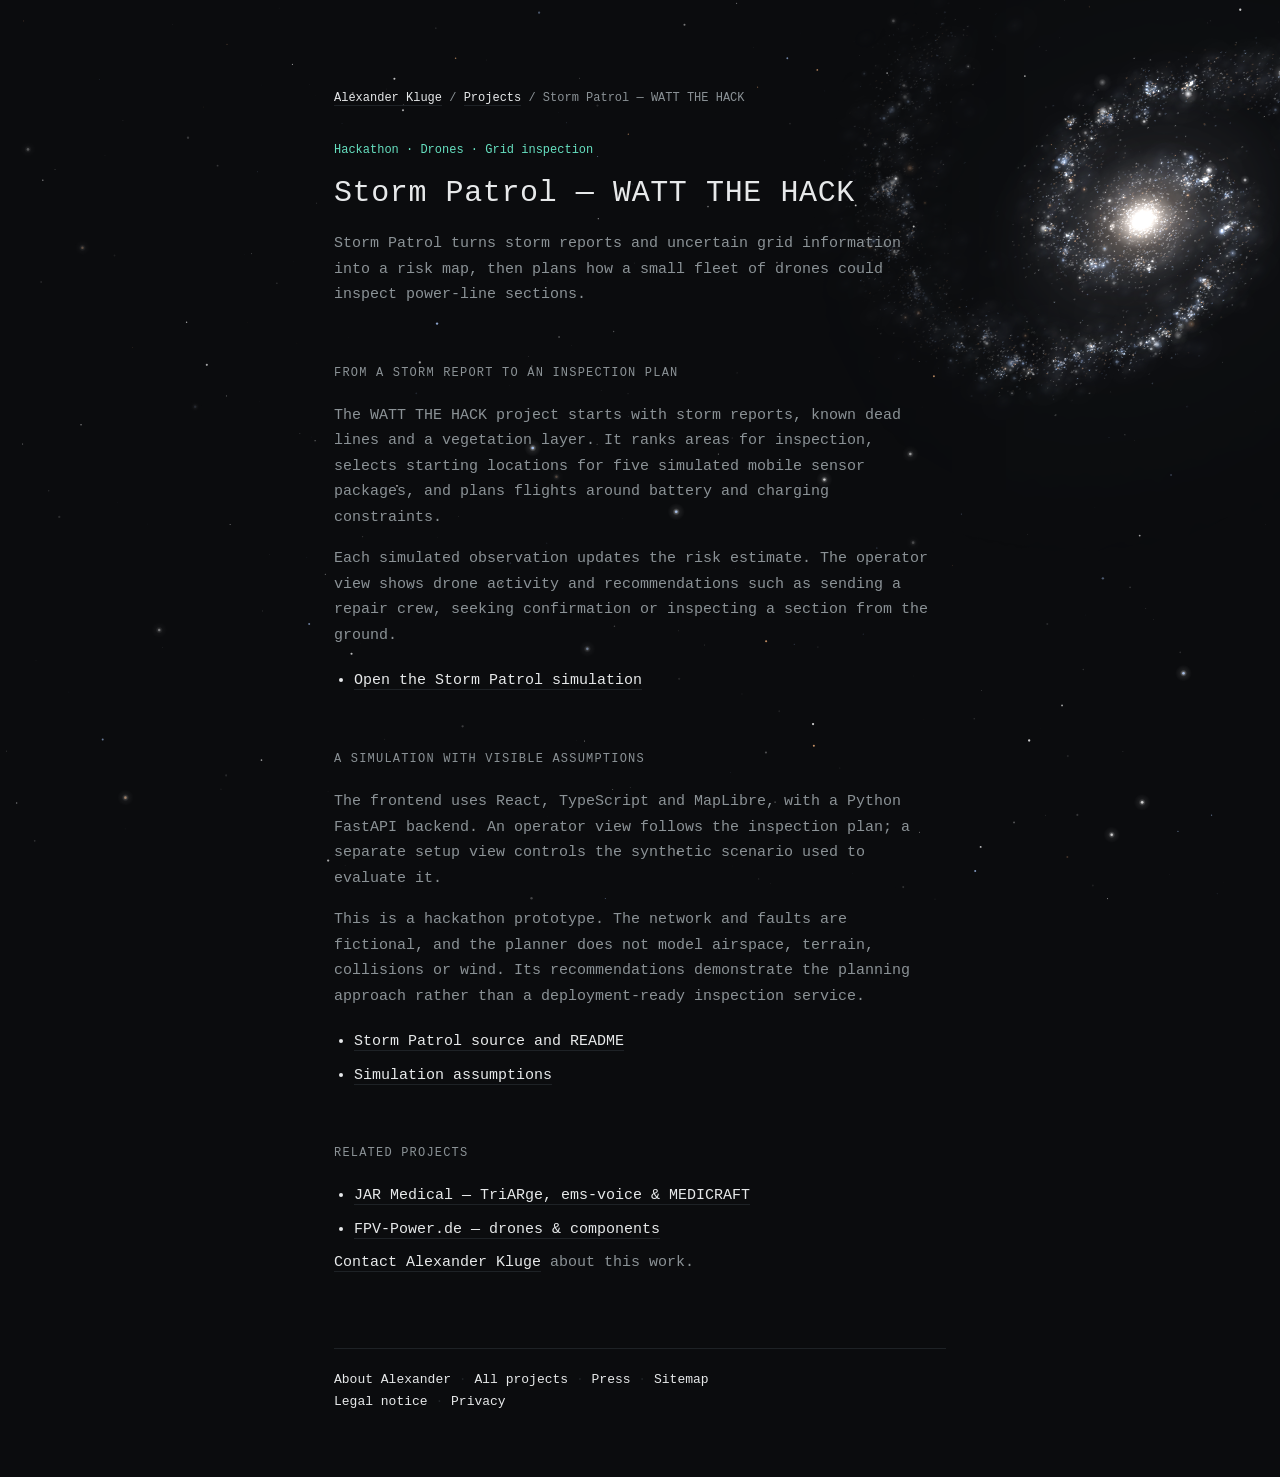
<file: projects/storm-patrol/index.html>
<!doctype html>
<html lang="en">
<head>
<meta charset="utf-8">
<meta name="viewport" content="width=device-width, initial-scale=1">
<title>Storm Patrol Drone Simulation — Alexander Kluge</title>
<meta name="description" content="Storm Patrol, a WATT THE HACK prototype for planning drone inspections of power lines after storms. Explore the simulation, risk mapping and public source code.">
<meta name="author" content="Alexander Kluge">
<meta name="robots" content="index, follow, max-image-preview:large">
<meta name="theme-color" content="#0b0c0e">
<link rel="canonical" href="https://alexanderh2seo4.github.io/Aboutme/projects/storm-patrol/">
<meta property="og:type" content="website">
<meta property="og:site_name" content="Alexander Kluge">
<meta property="og:locale" content="en_GB">
<meta property="og:title" content="Storm Patrol Drone Simulation — Alexander Kluge">
<meta property="og:description" content="Storm Patrol, a WATT THE HACK prototype for planning drone inspections of power lines after storms. Explore the simulation, risk mapping and public source code.">
<meta property="og:url" content="https://alexanderh2seo4.github.io/Aboutme/projects/storm-patrol/">
<meta property="og:image" content="https://alexanderh2seo4.github.io/Aboutme/assets/social-preview.png">
<meta property="og:image:width" content="1200">
<meta property="og:image:height" content="630">
<meta property="og:image:alt" content="Alexander Kluge — software, drones and chemistry projects">
<meta name="twitter:card" content="summary_large_image">
<meta name="twitter:title" content="Storm Patrol Drone Simulation — Alexander Kluge">
<meta name="twitter:description" content="Storm Patrol, a WATT THE HACK prototype for planning drone inspections of power lines after storms. Explore the simulation, risk mapping and public source code.">
<meta name="twitter:image" content="https://alexanderh2seo4.github.io/Aboutme/assets/social-preview.png">
<meta name="twitter:image:alt" content="Alexander Kluge — software, drones and chemistry projects">
<link rel="icon" href="../../assets/favicon.svg" type="image/svg+xml">
<link rel="stylesheet" href="../../style.css?v=4">
<link rel="sitemap" type="application/xml" href="https://alexanderh2seo4.github.io/Aboutme/sitemap.xml">
<script type="application/ld+json">{"@context": "https://schema.org", "@graph": [{"@type": "WebPage", "@id": "https://alexanderh2seo4.github.io/Aboutme/projects/storm-patrol/#page", "url": "https://alexanderh2seo4.github.io/Aboutme/projects/storm-patrol/", "name": "Storm Patrol Drone Simulation — Alexander Kluge", "description": "Storm Patrol, a WATT THE HACK prototype for planning drone inspections of power lines after storms. Explore the simulation, risk mapping and public source code.", "inLanguage": "en", "isPartOf": {"@id": "https://alexanderh2seo4.github.io/Aboutme/#website"}, "author": {"@id": "https://alexanderh2seo4.github.io/Aboutme/#alexander-kluge"}, "mainEntity": {"@id": "https://alexanderh2seo4.github.io/Aboutme/projects/storm-patrol/#project"}}, {"@type": "CreativeWork", "@id": "https://alexanderh2seo4.github.io/Aboutme/projects/storm-patrol/#project", "url": "https://alexanderh2seo4.github.io/Aboutme/projects/storm-patrol/", "name": "Storm Patrol — WATT THE HACK", "description": "Storm Patrol turns storm reports and uncertain grid information into a risk map, then plans how a small fleet of drones could inspect power-line sections.", "contributor": {"@id": "https://alexanderh2seo4.github.io/Aboutme/#alexander-kluge"}, "subjectOf": [{"@type": "WebPage", "url": "https://alexanderh2seo4.github.io/WATT-THE-HACK/", "name": "Open the Storm Patrol simulation"}, {"@type": "WebPage", "url": "https://github.com/alexanderh2seo4/WATT-THE-HACK", "name": "Storm Patrol source and README"}, {"@type": "WebPage", "url": "https://github.com/alexanderh2seo4/WATT-THE-HACK/blob/main/ASSUMPTIONS.md", "name": "Simulation assumptions"}]}, {"@type": "Person", "@id": "https://alexanderh2seo4.github.io/Aboutme/#alexander-kluge", "name": "Alexander Kluge", "url": "https://alexanderh2seo4.github.io/Aboutme/"}, {"@type": "BreadcrumbList", "itemListElement": [{"@type": "ListItem", "position": 1, "name": "Alexander Kluge", "item": "https://alexanderh2seo4.github.io/Aboutme/"}, {"@type": "ListItem", "position": 2, "name": "Projects", "item": "https://alexanderh2seo4.github.io/Aboutme/projects/"}, {"@type": "ListItem", "position": 3, "name": "Storm Patrol — WATT THE HACK", "item": "https://alexanderh2seo4.github.io/Aboutme/projects/storm-patrol/"}]}]}</script>
</head>
<body>
<canvas id="sky" aria-hidden="true"></canvas>
<a class="skip-link" href="#main">Skip to content</a>
<main class="wrap project-page" id="main">
  <nav class="breadcrumbs" aria-label="Breadcrumb">
    <a href="../../">Alexander Kluge</a> / <a href="../">Projects</a> / <span aria-current="page">Storm Patrol — WATT THE HACK</span>
  </nav>
  <header>
    <p class="eyebrow">Hackathon · Drones · Grid inspection</p>
    <h1>Storm Patrol — WATT THE HACK</h1>
    <p class="project-lead">Storm Patrol turns storm reports and uncertain grid information into a risk map, then plans how a small fleet of drones could inspect power-line sections.</p>
  </header>
  <section>
    <h2>From a storm report to an inspection plan</h2>
    <p>The WATT THE HACK project starts with storm reports, known dead lines and a vegetation layer. It ranks areas for inspection, selects starting locations for five simulated mobile sensor packages, and plans flights around battery and charging constraints.</p>
    <p>Each simulated observation updates the risk estimate. The operator view shows drone activity and recommendations such as sending a repair crew, seeking confirmation or inspecting a section from the ground.</p>
<ul class="project-links">
  <li><a href="https://alexanderh2seo4.github.io/WATT-THE-HACK/">Open the Storm Patrol simulation</a></li>
</ul>
  </section>
  <section>
    <h2>A simulation with visible assumptions</h2>
    <p>The frontend uses React, TypeScript and MapLibre, with a Python FastAPI backend. An operator view follows the inspection plan; a separate setup view controls the synthetic scenario used to evaluate it.</p>
    <p>This is a hackathon prototype. The network and faults are fictional, and the planner does not model airspace, terrain, collisions or wind. Its recommendations demonstrate the planning approach rather than a deployment-ready inspection service.</p>
<ul class="project-links">
  <li><a href="https://github.com/alexanderh2seo4/WATT-THE-HACK">Storm Patrol source and README</a></li>
  <li><a href="https://github.com/alexanderh2seo4/WATT-THE-HACK/blob/main/ASSUMPTIONS.md">Simulation assumptions</a></li>
</ul>
  </section>
  <section>
    <h2>Related projects</h2>
<ul class="project-links">
  <li><a href="../jar-medical/">JAR Medical — TriARge, ems-voice &amp; MEDICRAFT</a></li>
  <li><a href="../fpv-power/">FPV-Power.de — drones &amp; components</a></li>
</ul>
    <p><a href="../../#contact">Contact Alexander Kluge</a> about this work.</p>
  </section>
  <footer>
    <a href="../../">About Alexander</a> <span class="dot">·</span>
    <a href="../../projects/">All projects</a> <span class="dot">·</span>
    <a href="../../press/">Press</a> <span class="dot">·</span>
    <a href="../../sitemap.xml">Sitemap</a><br>
    <a href="../../impressum.html">Legal notice</a> <span class="dot">·</span>
    <a href="../../datenschutz.html">Privacy</a>
  </footer>
</main>
<script src="../../stars.js?v=3" defer></script>
</body>
</html>
</file>
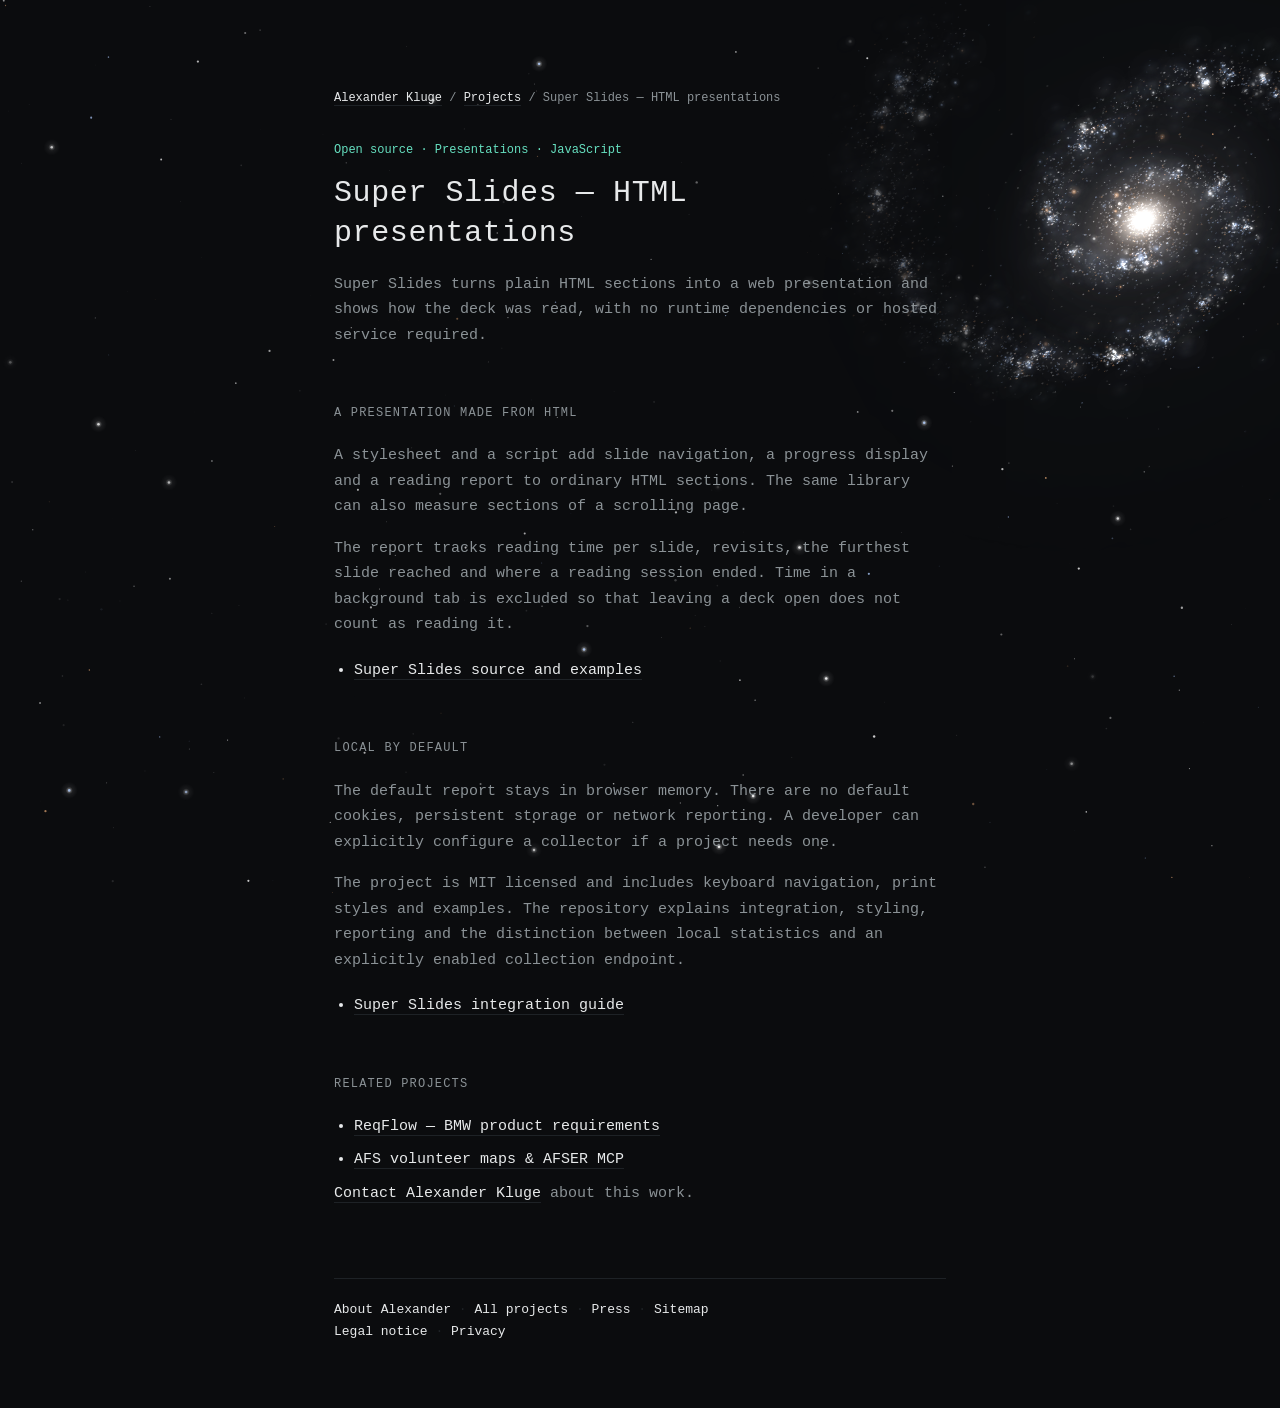
<file: projects/super-slides/index.html>
<!doctype html>
<html lang="en">
<head>
<meta charset="utf-8">
<meta name="viewport" content="width=device-width, initial-scale=1">
<title>Super Slides HTML Presentation Library — Alexander Kluge</title>
<meta name="description" content="Super Slides is a dependency-free HTML presentation library with slide navigation and browser-local reading statistics. Explore Alexander Kluge&#x27;s public project.">
<meta name="author" content="Alexander Kluge">
<meta name="robots" content="index, follow, max-image-preview:large">
<meta name="theme-color" content="#0b0c0e">
<link rel="canonical" href="https://alexanderh2seo4.github.io/Aboutme/projects/super-slides/">
<meta property="og:type" content="website">
<meta property="og:site_name" content="Alexander Kluge">
<meta property="og:locale" content="en_GB">
<meta property="og:title" content="Super Slides HTML Presentation Library — Alexander Kluge">
<meta property="og:description" content="Super Slides is a dependency-free HTML presentation library with slide navigation and browser-local reading statistics. Explore Alexander Kluge&#x27;s public project.">
<meta property="og:url" content="https://alexanderh2seo4.github.io/Aboutme/projects/super-slides/">
<meta property="og:image" content="https://alexanderh2seo4.github.io/Aboutme/assets/social-preview.png">
<meta property="og:image:width" content="1200">
<meta property="og:image:height" content="630">
<meta property="og:image:alt" content="Alexander Kluge — software, drones and chemistry projects">
<meta name="twitter:card" content="summary_large_image">
<meta name="twitter:title" content="Super Slides HTML Presentation Library — Alexander Kluge">
<meta name="twitter:description" content="Super Slides is a dependency-free HTML presentation library with slide navigation and browser-local reading statistics. Explore Alexander Kluge&#x27;s public project.">
<meta name="twitter:image" content="https://alexanderh2seo4.github.io/Aboutme/assets/social-preview.png">
<meta name="twitter:image:alt" content="Alexander Kluge — software, drones and chemistry projects">
<link rel="icon" href="../../assets/favicon.svg" type="image/svg+xml">
<link rel="stylesheet" href="../../style.css?v=4">
<link rel="sitemap" type="application/xml" href="https://alexanderh2seo4.github.io/Aboutme/sitemap.xml">
<script type="application/ld+json">{"@context": "https://schema.org", "@graph": [{"@type": "WebPage", "@id": "https://alexanderh2seo4.github.io/Aboutme/projects/super-slides/#page", "url": "https://alexanderh2seo4.github.io/Aboutme/projects/super-slides/", "name": "Super Slides HTML Presentation Library — Alexander Kluge", "description": "Super Slides is a dependency-free HTML presentation library with slide navigation and browser-local reading statistics. Explore Alexander Kluge's public project.", "inLanguage": "en", "isPartOf": {"@id": "https://alexanderh2seo4.github.io/Aboutme/#website"}, "author": {"@id": "https://alexanderh2seo4.github.io/Aboutme/#alexander-kluge"}, "mainEntity": {"@id": "https://alexanderh2seo4.github.io/Aboutme/projects/super-slides/#project"}}, {"@type": "CreativeWork", "@id": "https://alexanderh2seo4.github.io/Aboutme/projects/super-slides/#project", "url": "https://alexanderh2seo4.github.io/Aboutme/projects/super-slides/", "name": "Super Slides — HTML presentations", "description": "Super Slides turns plain HTML sections into a web presentation and shows how the deck was read, with no runtime dependencies or hosted service required.", "contributor": {"@id": "https://alexanderh2seo4.github.io/Aboutme/#alexander-kluge"}, "subjectOf": [{"@type": "WebPage", "url": "https://github.com/alexanderh2seo4/SuperSlides-", "name": "Super Slides source and examples"}, {"@type": "WebPage", "url": "https://github.com/alexanderh2seo4/SuperSlides-#quick-start", "name": "Super Slides integration guide"}]}, {"@type": "Person", "@id": "https://alexanderh2seo4.github.io/Aboutme/#alexander-kluge", "name": "Alexander Kluge", "url": "https://alexanderh2seo4.github.io/Aboutme/"}, {"@type": "BreadcrumbList", "itemListElement": [{"@type": "ListItem", "position": 1, "name": "Alexander Kluge", "item": "https://alexanderh2seo4.github.io/Aboutme/"}, {"@type": "ListItem", "position": 2, "name": "Projects", "item": "https://alexanderh2seo4.github.io/Aboutme/projects/"}, {"@type": "ListItem", "position": 3, "name": "Super Slides — HTML presentations", "item": "https://alexanderh2seo4.github.io/Aboutme/projects/super-slides/"}]}]}</script>
</head>
<body>
<canvas id="sky" aria-hidden="true"></canvas>
<a class="skip-link" href="#main">Skip to content</a>
<main class="wrap project-page" id="main">
  <nav class="breadcrumbs" aria-label="Breadcrumb">
    <a href="../../">Alexander Kluge</a> / <a href="../">Projects</a> / <span aria-current="page">Super Slides — HTML presentations</span>
  </nav>
  <header>
    <p class="eyebrow">Open source · Presentations · JavaScript</p>
    <h1>Super Slides — HTML presentations</h1>
    <p class="project-lead">Super Slides turns plain HTML sections into a web presentation and shows how the deck was read, with no runtime dependencies or hosted service required.</p>
  </header>
  <section>
    <h2>A presentation made from HTML</h2>
    <p>A stylesheet and a script add slide navigation, a progress display and a reading report to ordinary HTML sections. The same library can also measure sections of a scrolling page.</p>
    <p>The report tracks reading time per slide, revisits, the furthest slide reached and where a reading session ended. Time in a background tab is excluded so that leaving a deck open does not count as reading it.</p>
<ul class="project-links">
  <li><a href="https://github.com/alexanderh2seo4/SuperSlides-">Super Slides source and examples</a></li>
</ul>
  </section>
  <section>
    <h2>Local by default</h2>
    <p>The default report stays in browser memory. There are no default cookies, persistent storage or network reporting. A developer can explicitly configure a collector if a project needs one.</p>
    <p>The project is MIT licensed and includes keyboard navigation, print styles and examples. The repository explains integration, styling, reporting and the distinction between local statistics and an explicitly enabled collection endpoint.</p>
<ul class="project-links">
  <li><a href="https://github.com/alexanderh2seo4/SuperSlides-#quick-start">Super Slides integration guide</a></li>
</ul>
  </section>
  <section>
    <h2>Related projects</h2>
<ul class="project-links">
  <li><a href="../reqflow/">ReqFlow — BMW product requirements</a></li>
  <li><a href="../afs-tools/">AFS volunteer maps &amp; AFSER MCP</a></li>
</ul>
    <p><a href="../../#contact">Contact Alexander Kluge</a> about this work.</p>
  </section>
  <footer>
    <a href="../../">About Alexander</a> <span class="dot">·</span>
    <a href="../../projects/">All projects</a> <span class="dot">·</span>
    <a href="../../press/">Press</a> <span class="dot">·</span>
    <a href="../../sitemap.xml">Sitemap</a><br>
    <a href="../../impressum.html">Legal notice</a> <span class="dot">·</span>
    <a href="../../datenschutz.html">Privacy</a>
  </footer>
</main>
<script src="../../stars.js?v=3" defer></script>
</body>
</html>
</file>
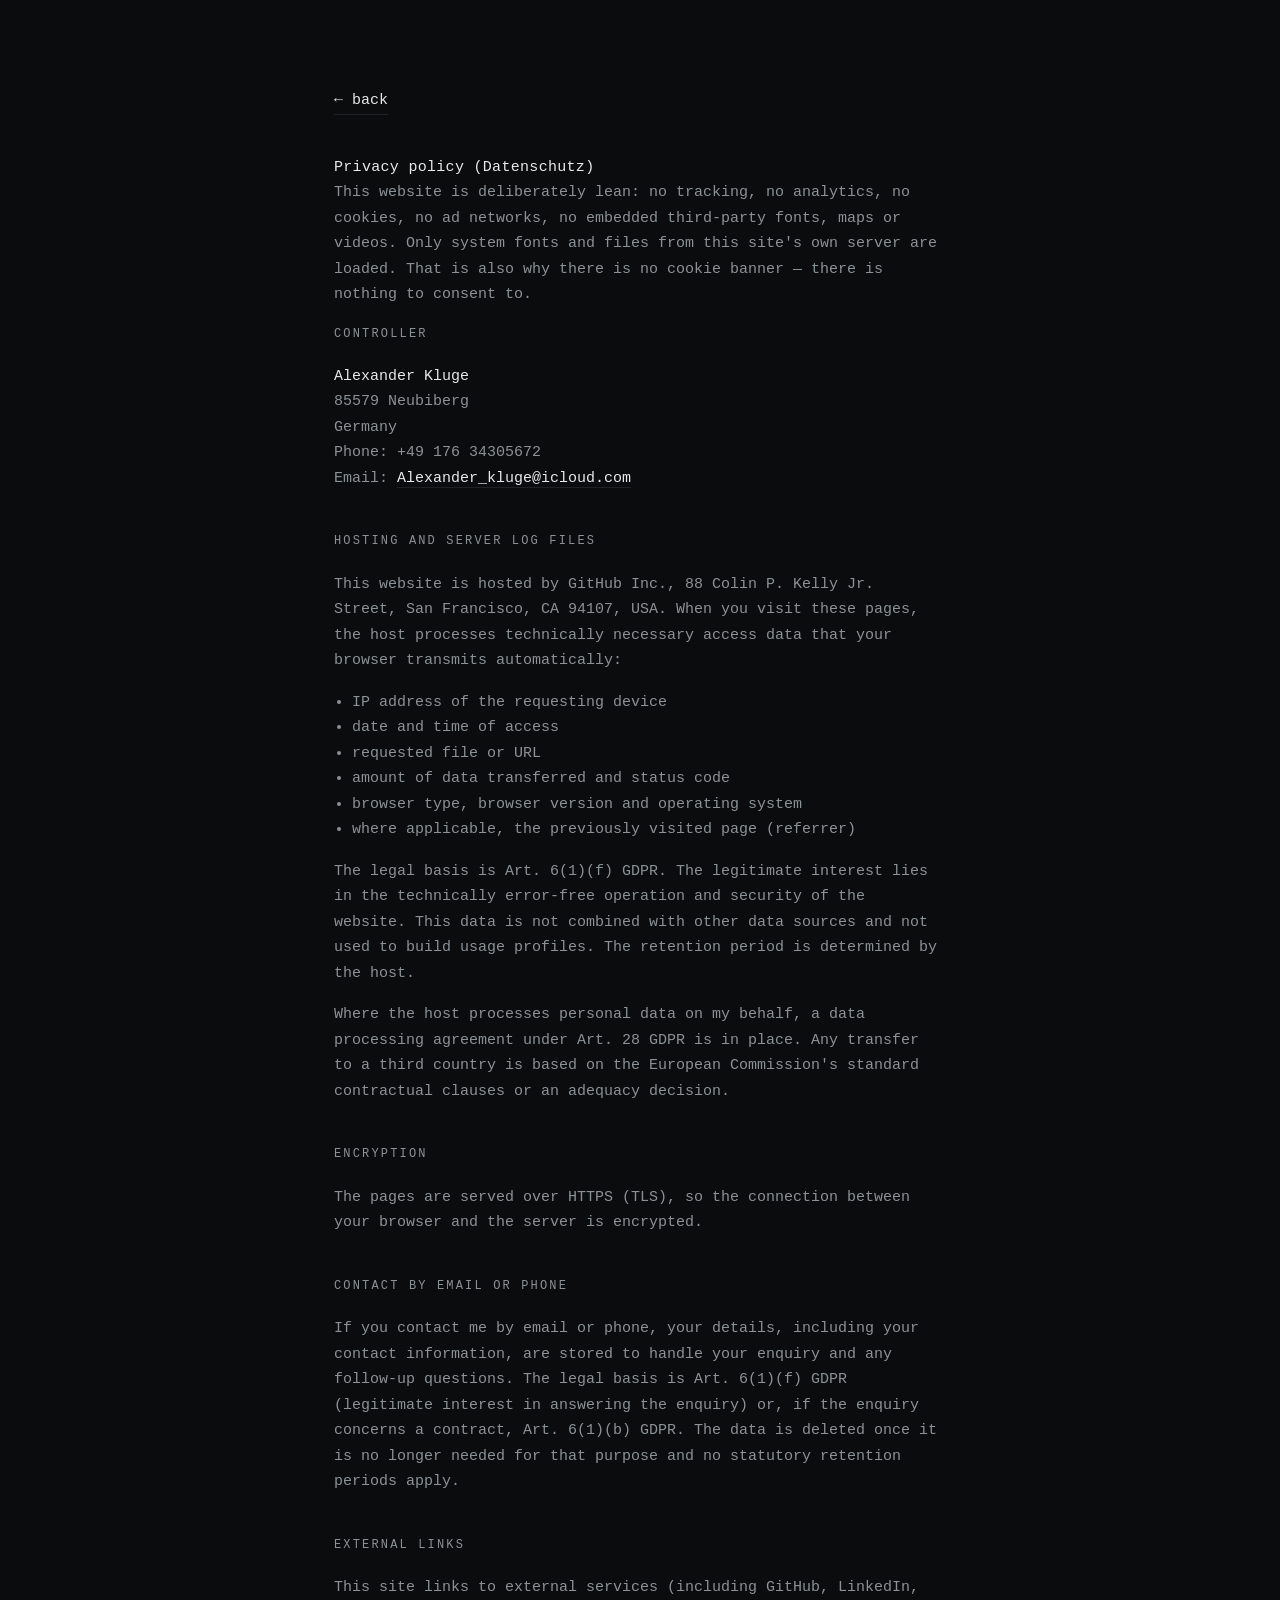
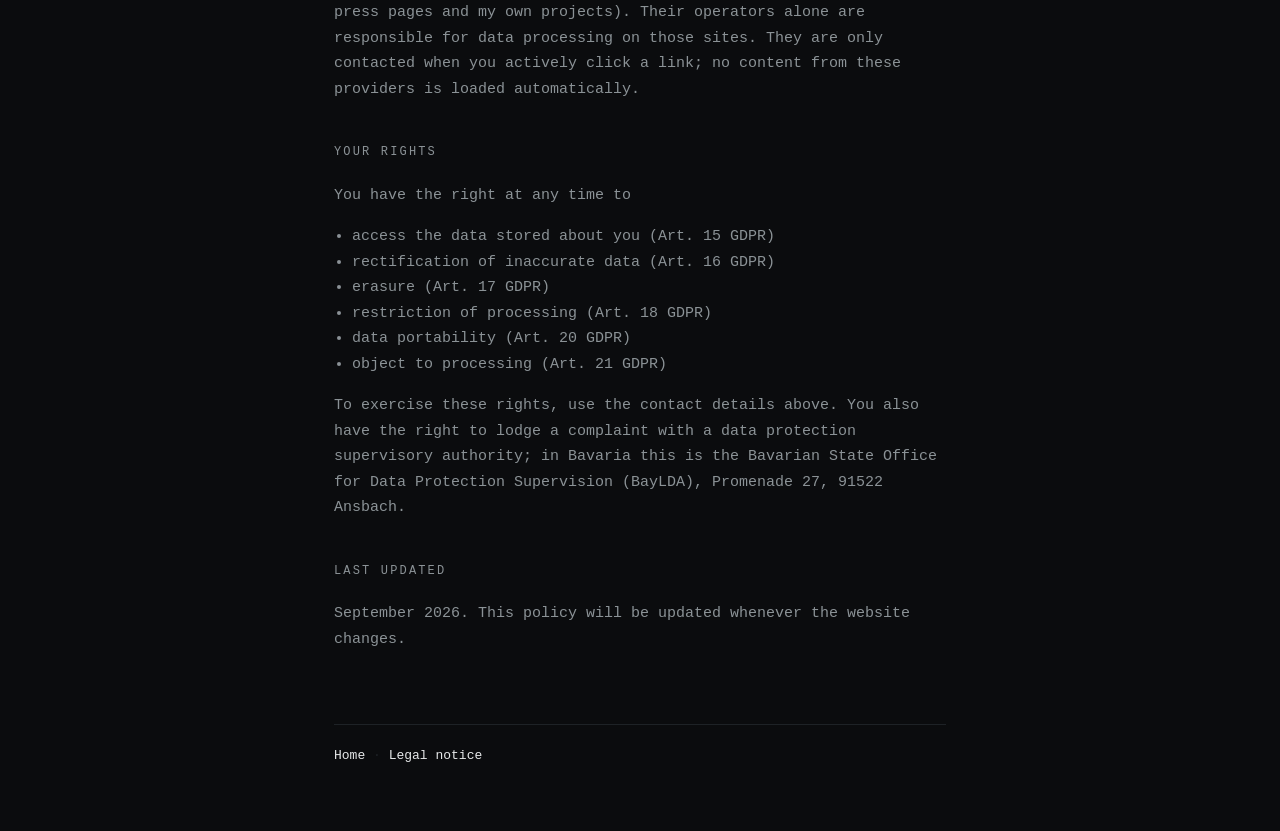
<file: datenschutz.html>
<!doctype html>
<html lang="en">
<head>
<meta charset="utf-8">
<meta name="viewport" content="width=device-width, initial-scale=1">
<title>Privacy — Alexander Kluge</title>
<meta name="description" content="Privacy policy under Art. 13 GDPR.">
<meta name="robots" content="noindex, follow">
<link rel="stylesheet" href="style.css?v=4">
<link rel="icon" href="assets/favicon.svg" type="image/svg+xml">
<link rel="canonical" href="https://alexanderh2seo4.github.io/Aboutme/datenschutz.html">
</head>
<body>
<main class="wrap legal">

  <a class="back" href="./">&larr; back</a>

  <h1>Privacy policy (Datenschutz)</h1>

  <p>This website is deliberately lean: no tracking, no analytics, no cookies,
  no ad networks, no embedded third-party fonts, maps or videos. Only system
  fonts and files from this site's own server are loaded. That is also why there
  is no cookie banner — there is nothing to consent to.</p>

  <h2>Controller</h2>

  <p><strong>Alexander Kluge</strong><br>
  85579 Neubiberg<br>
  Germany<br>
  Phone: +49 176 34305672<br>
  Email: <a href="mailto:Alexander_kluge@icloud.com">Alexander_kluge@icloud.com</a></p>

  <h2>Hosting and server log files</h2>

  <p>This website is hosted by GitHub Inc., 88 Colin P. Kelly Jr. Street,
  San Francisco, CA 94107, USA. When you visit these pages, the host processes
  technically necessary access data that your browser transmits
  automatically:</p>

  <ul>
    <li>IP address of the requesting device</li>
    <li>date and time of access</li>
    <li>requested file or URL</li>
    <li>amount of data transferred and status code</li>
    <li>browser type, browser version and operating system</li>
    <li>where applicable, the previously visited page (referrer)</li>
  </ul>

  <p>The legal basis is Art. 6(1)(f) GDPR. The legitimate interest lies in the
  technically error-free operation and security of the website. This data is
  not combined with other data sources and not used to build usage profiles.
  The retention period is determined by the host.</p>

  <p>Where the host processes personal data on my behalf, a data processing
  agreement under Art. 28 GDPR is in place. Any transfer to a third country is
  based on the European Commission's standard contractual clauses or an
  adequacy decision.</p>

  <h2>Encryption</h2>

  <p>The pages are served over HTTPS (TLS), so the connection between your
  browser and the server is encrypted.</p>

  <h2>Contact by email or phone</h2>

  <p>If you contact me by email or phone, your details, including your contact
  information, are stored to handle your enquiry and any follow-up questions.
  The legal basis is Art. 6(1)(f) GDPR (legitimate interest in answering the
  enquiry) or, if the enquiry concerns a contract, Art. 6(1)(b) GDPR. The data
  is deleted once it is no longer needed for that purpose and no statutory
  retention periods apply.</p>

  <h2>External links</h2>

  <p>This site links to external services (including GitHub, LinkedIn, press
  pages and my own projects). Their operators alone are responsible for data
  processing on those sites. They are only contacted when you actively click a
  link; no content from these providers is loaded automatically.</p>

  <h2>Your rights</h2>

  <p>You have the right at any time to</p>

  <ul>
    <li>access the data stored about you (Art. 15 GDPR)</li>
    <li>rectification of inaccurate data (Art. 16 GDPR)</li>
    <li>erasure (Art. 17 GDPR)</li>
    <li>restriction of processing (Art. 18 GDPR)</li>
    <li>data portability (Art. 20 GDPR)</li>
    <li>object to processing (Art. 21 GDPR)</li>
  </ul>

  <p>To exercise these rights, use the contact details above. You also have the
  right to lodge a complaint with a data protection supervisory authority; in
  Bavaria this is the Bavarian State Office for Data Protection Supervision
  (BayLDA), Promenade 27, 91522 Ansbach.</p>

  <h2>Last updated</h2>

  <p>September 2026. This policy will be updated whenever the website
  changes.</p>

  <footer>
    <a href="./">Home</a>
    <span class="dot">·</span>
    <a href="impressum.html">Legal notice</a>
  </footer>

</main>
</body>
</html>
</file>
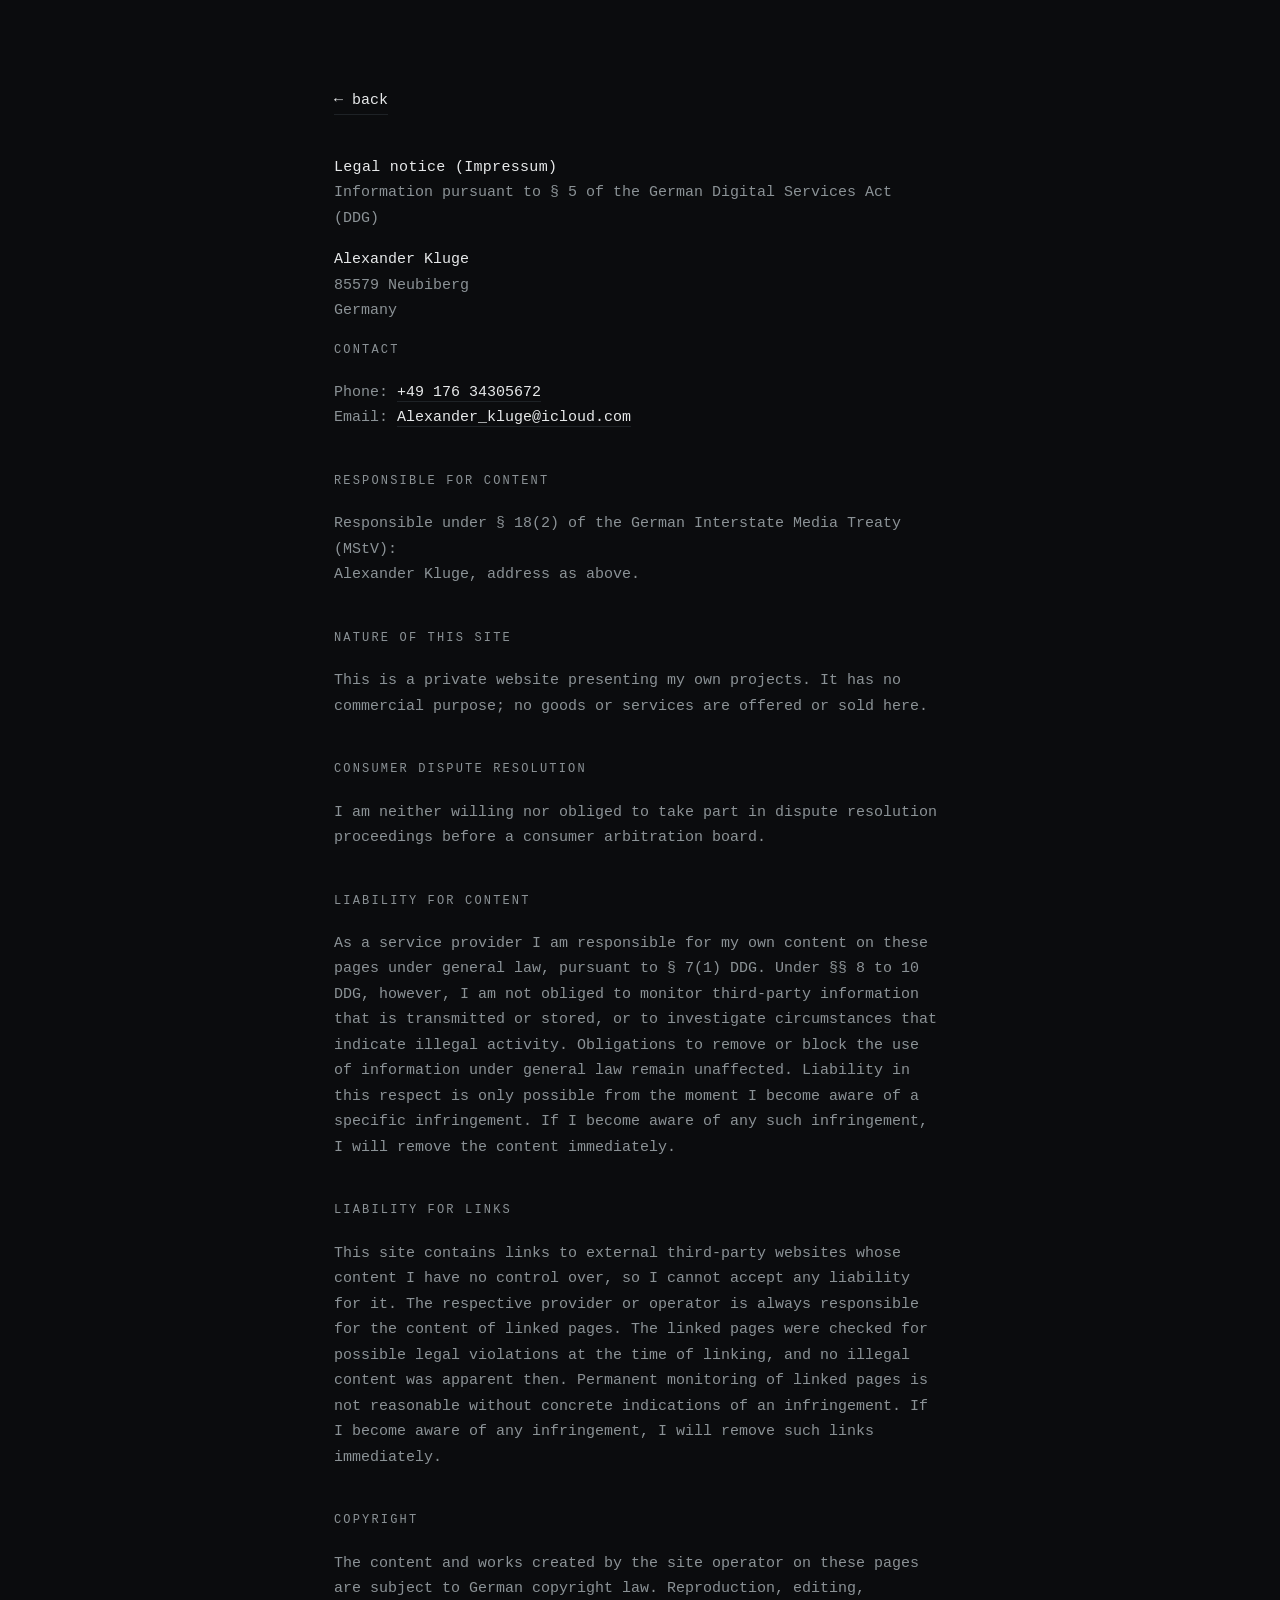
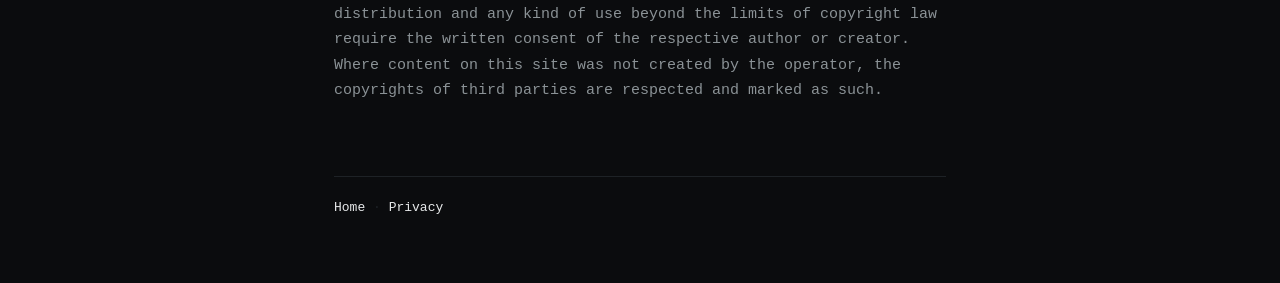
<file: impressum.html>
<!doctype html>
<html lang="en">
<head>
<meta charset="utf-8">
<meta name="viewport" content="width=device-width, initial-scale=1">
<title>Legal notice — Alexander Kluge</title>
<meta name="description" content="Legal notice (Impressum) under § 5 DDG.">
<meta name="robots" content="noindex, follow">
<link rel="stylesheet" href="style.css?v=4">
<link rel="icon" href="assets/favicon.svg" type="image/svg+xml">
<link rel="canonical" href="https://alexanderh2seo4.github.io/Aboutme/impressum.html">
</head>
<body>
<main class="wrap legal">

  <a class="back" href="./">&larr; back</a>

  <h1>Legal notice (Impressum)</h1>

  <p>Information pursuant to § 5 of the German Digital Services Act (DDG)</p>

  <p><strong>Alexander Kluge</strong><br>
  85579 Neubiberg<br>
  Germany</p>

  <h2>Contact</h2>

  <p>Phone: <a href="tel:+4917634305672">+49 176 34305672</a><br>
  Email: <a href="mailto:Alexander_kluge@icloud.com">Alexander_kluge@icloud.com</a></p>

  <h2>Responsible for content</h2>

  <p>Responsible under § 18(2) of the German Interstate Media Treaty (MStV):<br>
  Alexander Kluge, address as above.</p>

  <h2>Nature of this site</h2>

  <p>This is a private website presenting my own projects. It has no commercial
  purpose; no goods or services are offered or sold here.</p>

  <h2>Consumer dispute resolution</h2>

  <p>I am neither willing nor obliged to take part in dispute resolution
  proceedings before a consumer arbitration board.</p>

  <h2>Liability for content</h2>

  <p>As a service provider I am responsible for my own content on these pages
  under general law, pursuant to § 7(1) DDG. Under §§ 8 to 10 DDG, however, I am
  not obliged to monitor third-party information that is transmitted or stored,
  or to investigate circumstances that indicate illegal activity. Obligations to
  remove or block the use of information under general law remain unaffected.
  Liability in this respect is only possible from the moment I become aware of a
  specific infringement. If I become aware of any such infringement, I will
  remove the content immediately.</p>

  <h2>Liability for links</h2>

  <p>This site contains links to external third-party websites whose content I
  have no control over, so I cannot accept any liability for it. The respective
  provider or operator is always responsible for the content of linked pages.
  The linked pages were checked for possible legal violations at the time of
  linking, and no illegal content was apparent then. Permanent monitoring of
  linked pages is not reasonable without concrete indications of an
  infringement. If I become aware of any infringement, I will remove such links
  immediately.</p>

  <h2>Copyright</h2>

  <p>The content and works created by the site operator on these pages are
  subject to German copyright law. Reproduction, editing, distribution and any
  kind of use beyond the limits of copyright law require the written consent of
  the respective author or creator. Where content on this site was not created
  by the operator, the copyrights of third parties are respected and marked as
  such.</p>

  <footer>
    <a href="./">Home</a>
    <span class="dot">·</span>
    <a href="datenschutz.html">Privacy</a>
  </footer>

</main>
</body>
</html>
</file>
<file: style.css>
/* Alexander Kluge — persönliche Seite. Statisch, keine externen Ressourcen.
   Einziges Skript: stars.js für den Sternenhimmel im Hintergrund. */

:root {
  --bg: #0b0c0e;
  --fg: #e7e9ea;
  --muted: #8b9296;
  --line: #1e2226;
  --accent: #66e0c0;
  --mono: ui-monospace, SFMono-Regular, "SF Mono", Menlo, Consolas, "Liberation Mono", monospace;
}

* { box-sizing: border-box; }

html { -webkit-text-size-adjust: 100%; }

body {
  margin: 0;
  background: var(--bg);
  color: var(--fg);
  font-family: var(--mono);
  font-size: 15px;
  line-height: 1.7;
  font-weight: 400;
}

#sky {
  position: fixed;
  inset: 0;
  width: 100%;
  height: 100%;
  z-index: 0;
  pointer-events: none;
}

.wrap {
  position: relative;
  z-index: 1;
  max-width: 660px;
  margin: 0 auto;
  padding: 88px 24px 64px;
}

a {
  color: var(--fg);
  text-decoration: none;
  border-bottom: 1px solid var(--line);
}

a:hover {
  color: var(--accent);
  border-bottom-color: var(--accent);
}

a:focus-visible { outline: 2px solid var(--accent); outline-offset: 5px; }

.skip-link {
  position: fixed;
  top: 12px;
  left: 12px;
  z-index: 3;
  padding: 8px 12px;
  background: var(--bg);
  transform: translateY(-200%);
}

.skip-link:focus { transform: translateY(0); }

.section-nav { display: flex; flex-wrap: wrap; gap: 6px 18px; margin-top: 24px; font-size: 13px; }
.section-intro { color: var(--muted); }
.breadcrumbs { color: var(--muted); font-size: 12px; margin-bottom: 32px; overflow-wrap: anywhere; }
.eyebrow { color: var(--accent); font-size: 12px; margin-bottom: 12px; }
.project-page h1 { font-size: clamp(22px, 4vw, 30px); line-height: 1.35; }
.project-lead { color: var(--muted); margin-top: 18px; }
.project-page section > p { color: var(--muted); }
.project-page h2 { line-height: 1.6; letter-spacing: 0.1em; }
.project-links { padding-left: 20px; margin: 20px 0 0; }
.project-links li { margin: 8px 0; }
.project-page a, dl.contact dd { overflow-wrap: anywhere; }
section[id] { scroll-margin-top: 28px; }

h1 {
  font-size: 15px;
  font-weight: 400;
  margin: 0;
  letter-spacing: 0.02em;
}

h1 + p.sub {
  margin: 2px 0 0;
  color: var(--muted);
}

p.links {
  margin: 10px 0 0;
  font-size: 13px;
}

p.links a { border-bottom-color: var(--muted); white-space: nowrap; }

h2 {
  font-size: 12px;
  font-weight: 400;
  text-transform: uppercase;
  letter-spacing: 0.18em;
  color: var(--muted);
  margin: 0 0 20px;
}

h3 {
  font-size: 15px;
  font-weight: 400;
  margin: 0;
}

p { margin: 0 0 16px; }

section { margin-top: 56px; }

.intro { margin-top: 32px; }

.intro p:last-child { margin-bottom: 0; }

.item {
  padding: 18px 0;
  border-top: 1px solid var(--line);
}

.item:last-child { border-bottom: 1px solid var(--line); }

.item p {
  margin: 6px 0 0;
  color: var(--muted);
}

.meta {
  display: block;
  color: var(--muted);
  font-size: 12px;
  letter-spacing: 0.08em;
  text-transform: uppercase;
  margin-top: 8px;
}

.dot { color: var(--line); }

.cv {
  display: grid;
  grid-template-columns: 92px 1fr;
  column-gap: 0;
  padding: 14px 0;
  border-top: 1px solid var(--line);
}

.cv:last-child { border-bottom: 1px solid var(--line); }

.cv .when {
  color: var(--muted);
  font-size: 12px;
  letter-spacing: 0.08em;
  text-transform: uppercase;
  padding-top: 3px;
}

.cv p {
  margin: 4px 0 0;
  color: var(--muted);
}

dl.contact {
  margin: 0;
  display: grid;
  grid-template-columns: 92px 1fr;
  row-gap: 6px;
}

dl.contact dt {
  color: var(--muted);
  font-size: 12px;
  letter-spacing: 0.08em;
  text-transform: uppercase;
  padding-top: 3px;
}

dl.contact dd { margin: 0; }

dl.contact.lang { grid-template-columns: 124px 1fr; }

footer {
  margin-top: 72px;
  padding-top: 20px;
  border-top: 1px solid var(--line);
  color: var(--muted);
  font-size: 13px;
}

footer a { border-bottom: none; }

.legal h2 { margin-top: 40px; }

.legal h2:first-of-type { margin-top: 0; }

.legal p, .legal li { color: var(--muted); }

.legal strong { color: var(--fg); font-weight: 400; }

.legal ul { padding-left: 18px; margin: 0 0 16px; }

.back { display: inline-block; margin-bottom: 40px; }

@media (max-width: 520px) {
  .wrap { padding: 56px 20px 48px; }
  dl.contact { grid-template-columns: 1fr; row-gap: 0; }
  dl.contact dd { margin-bottom: 12px; }
  .cv { grid-template-columns: 1fr; }
}
</file>
